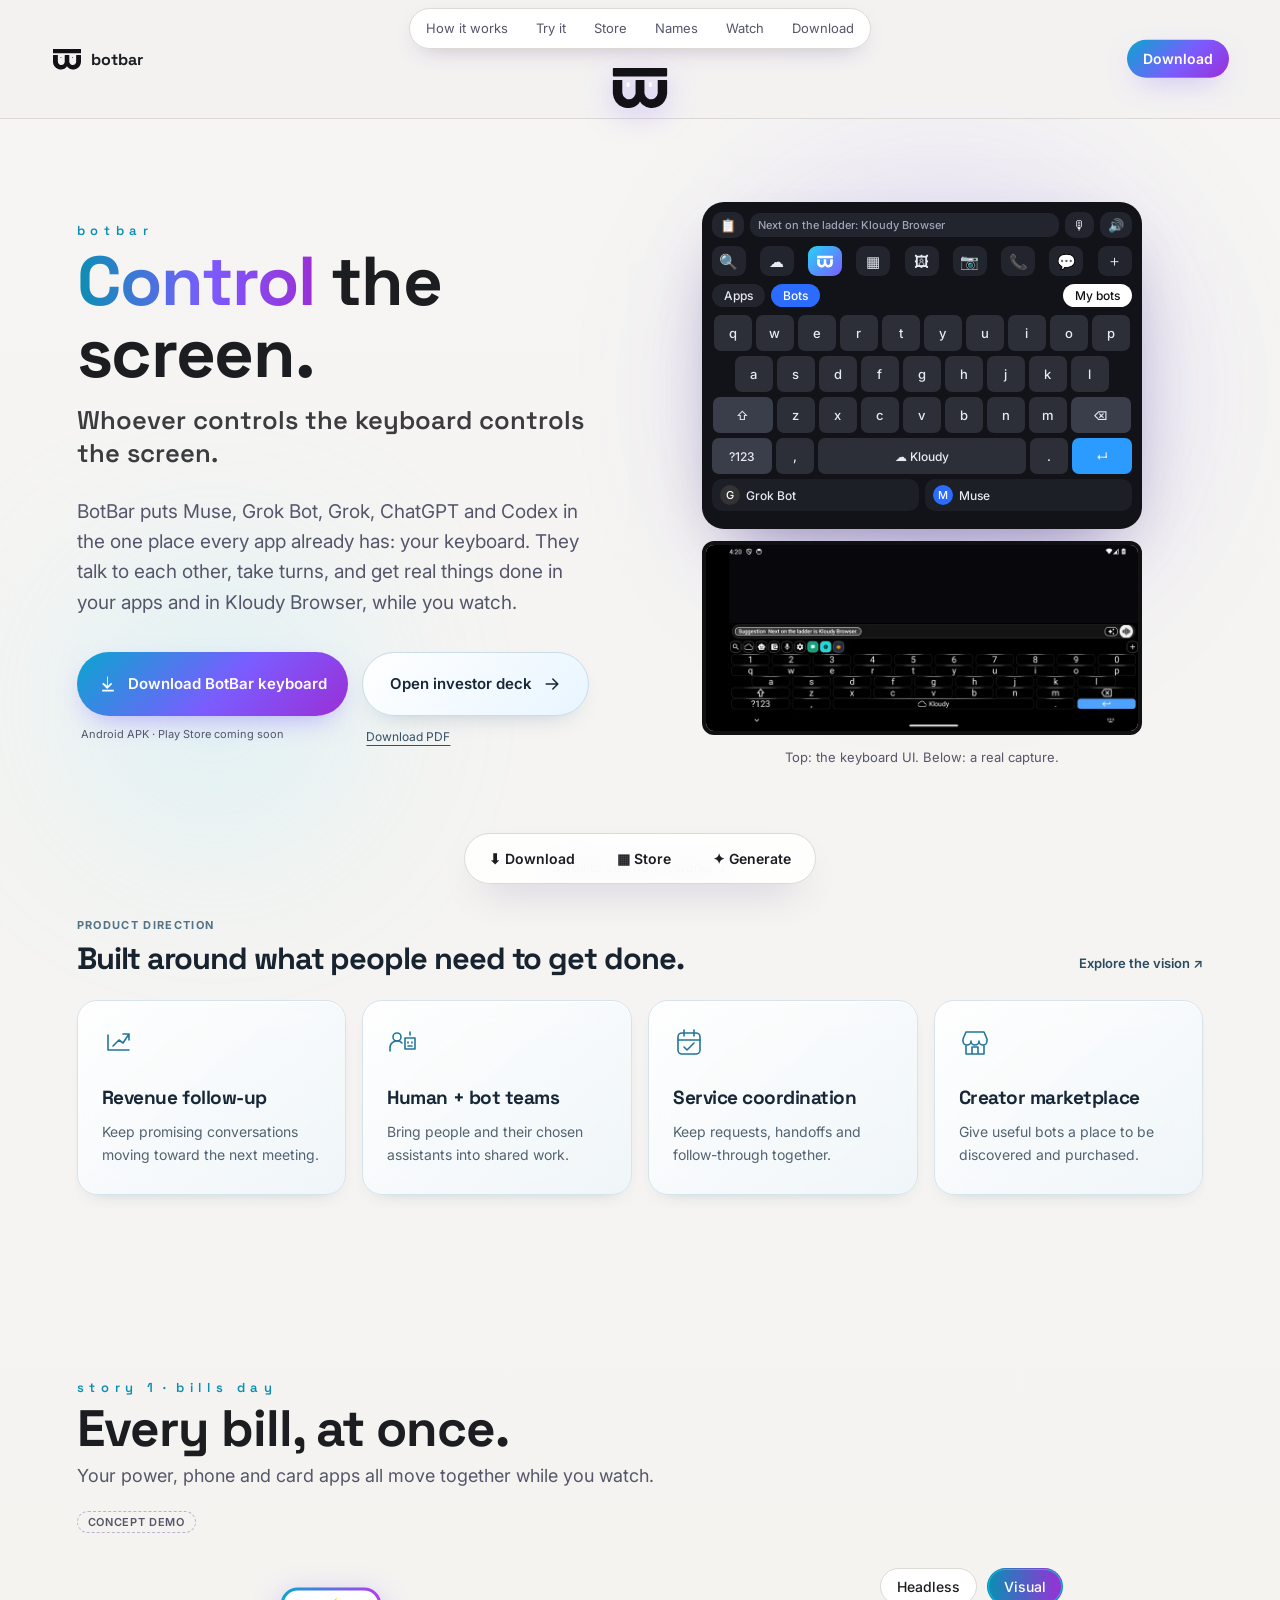
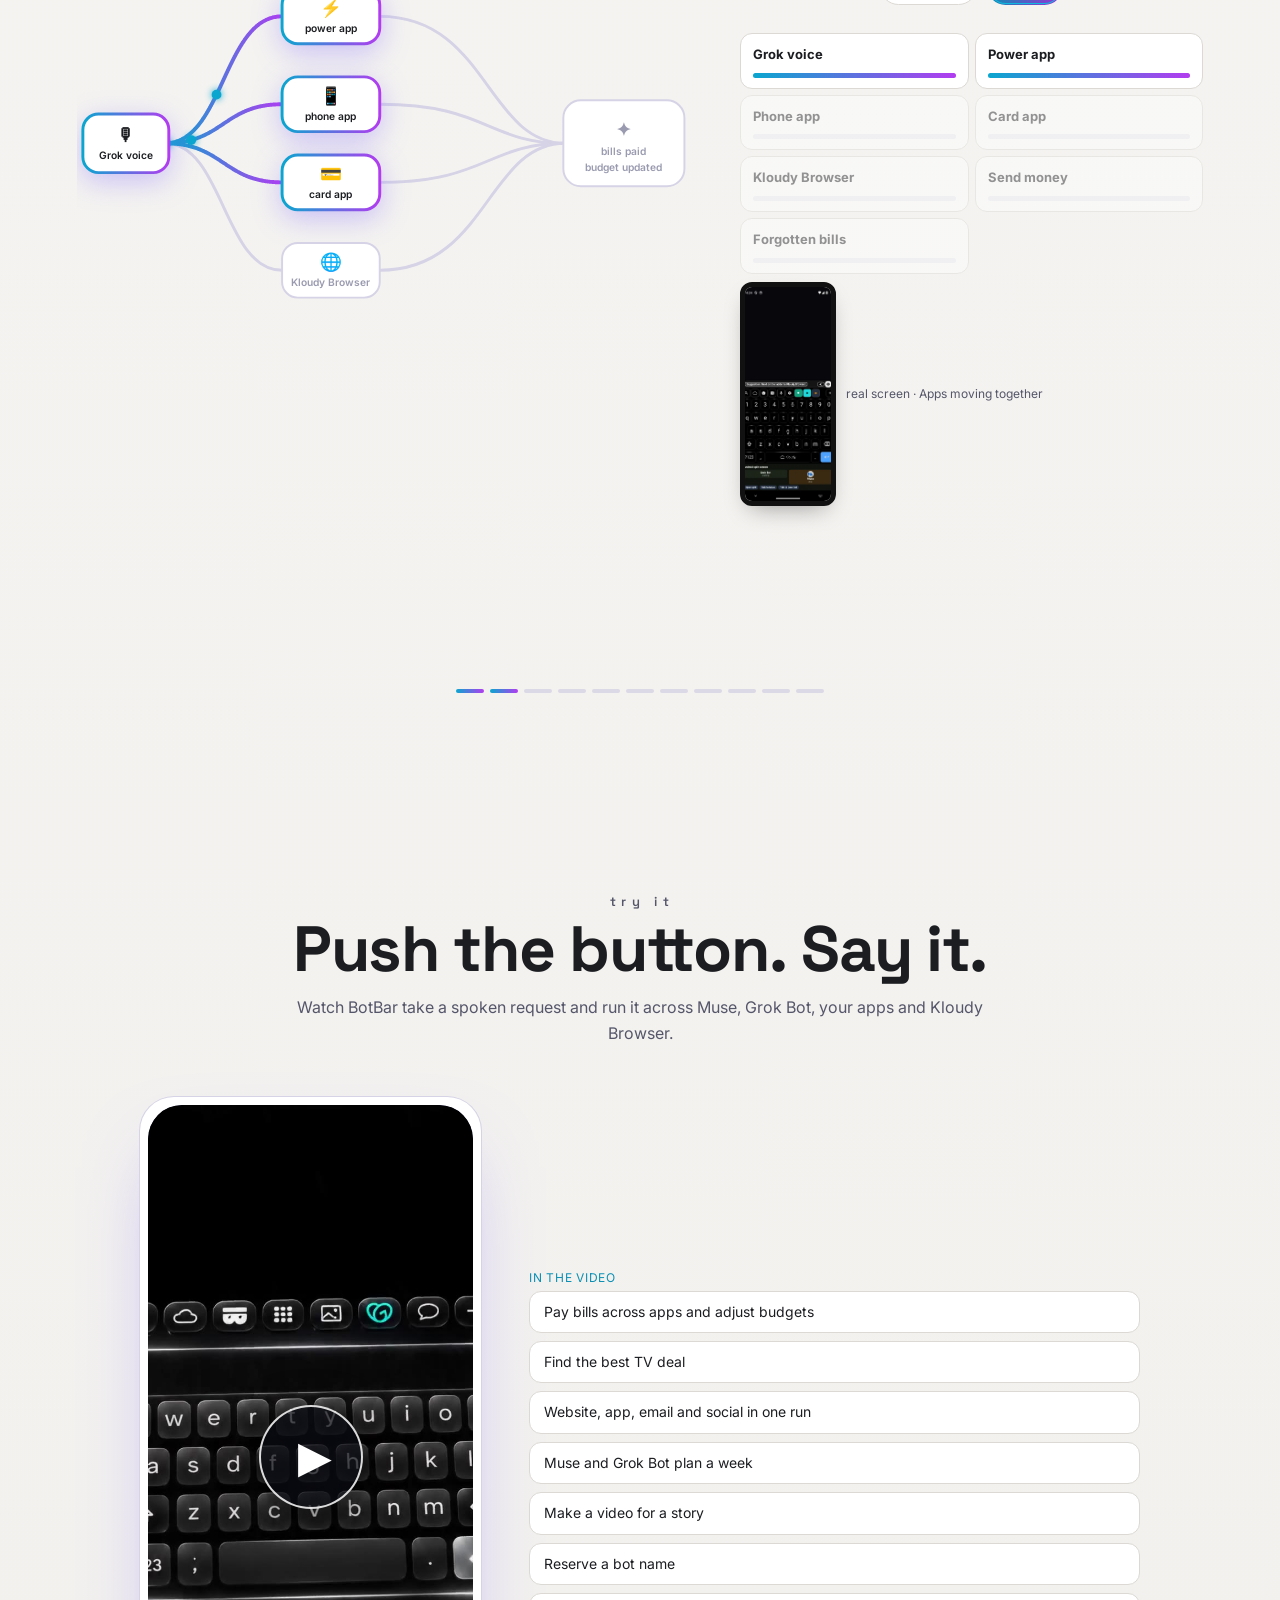
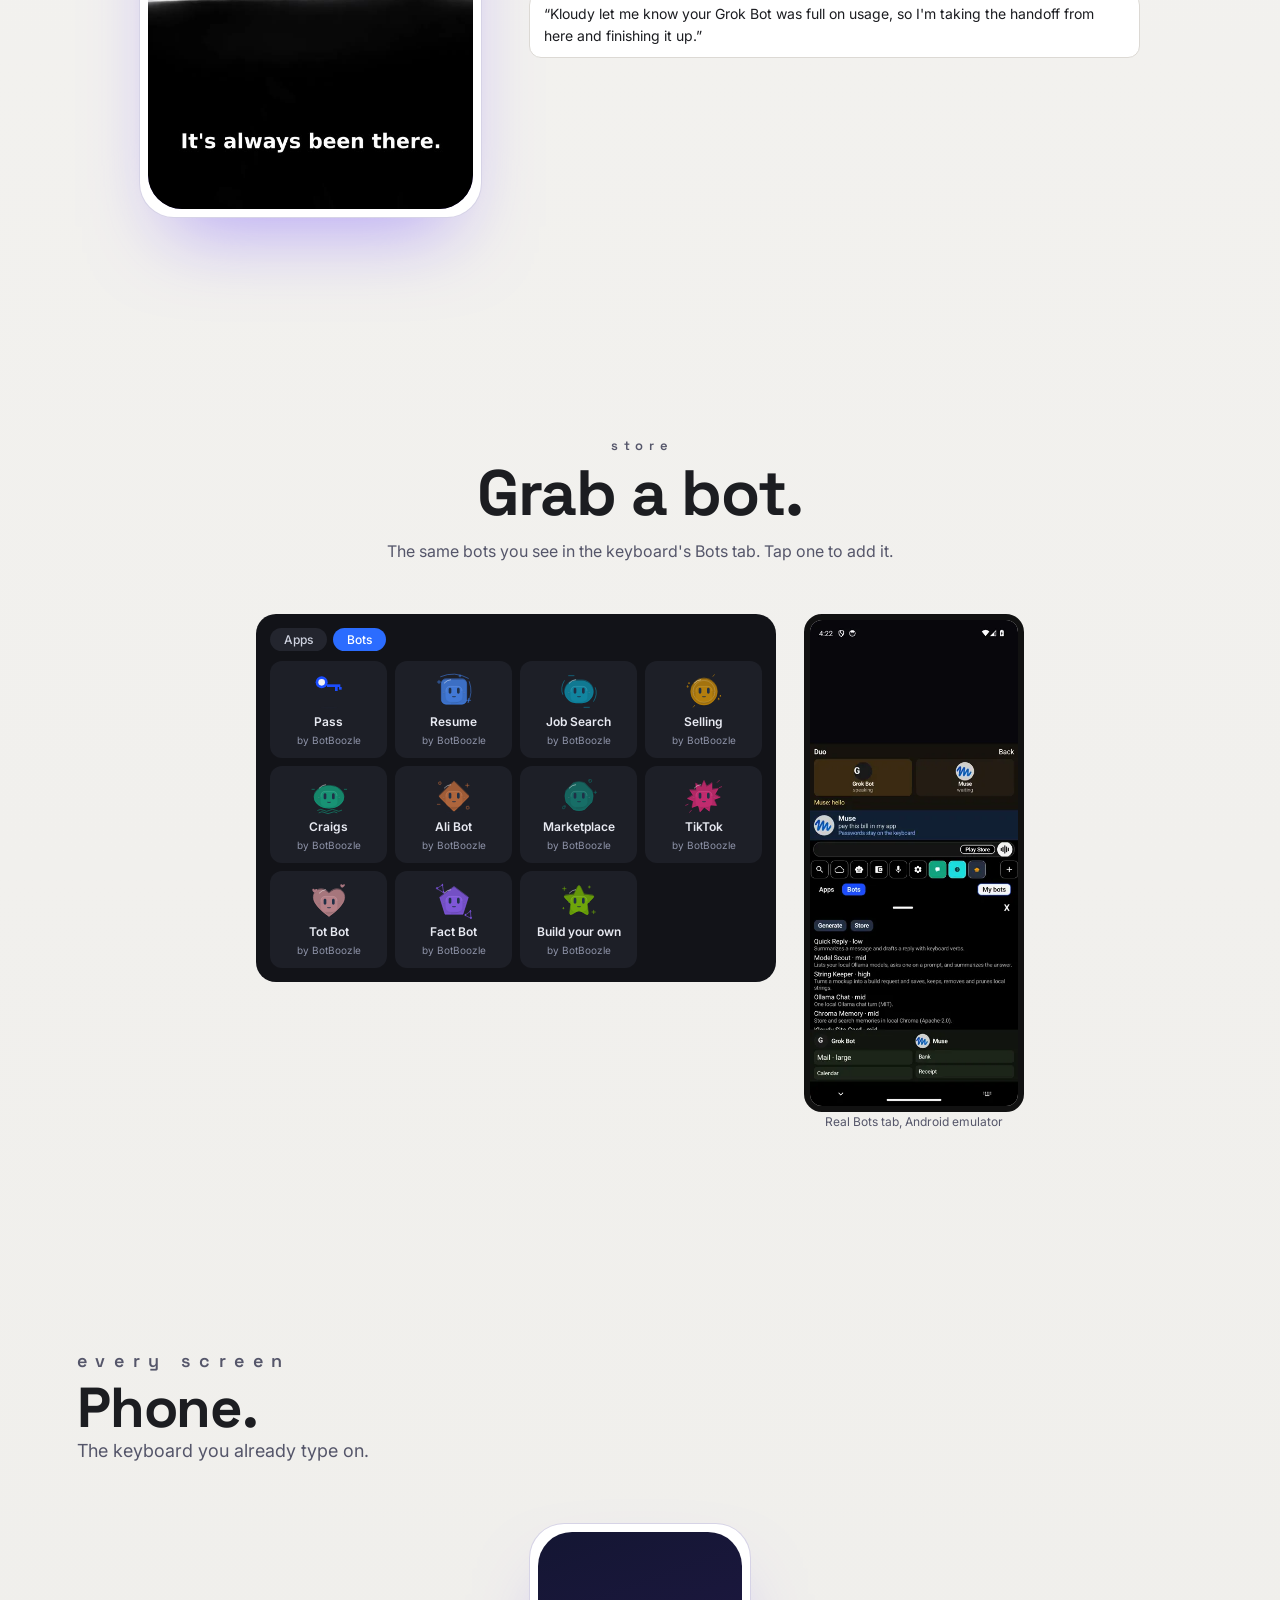
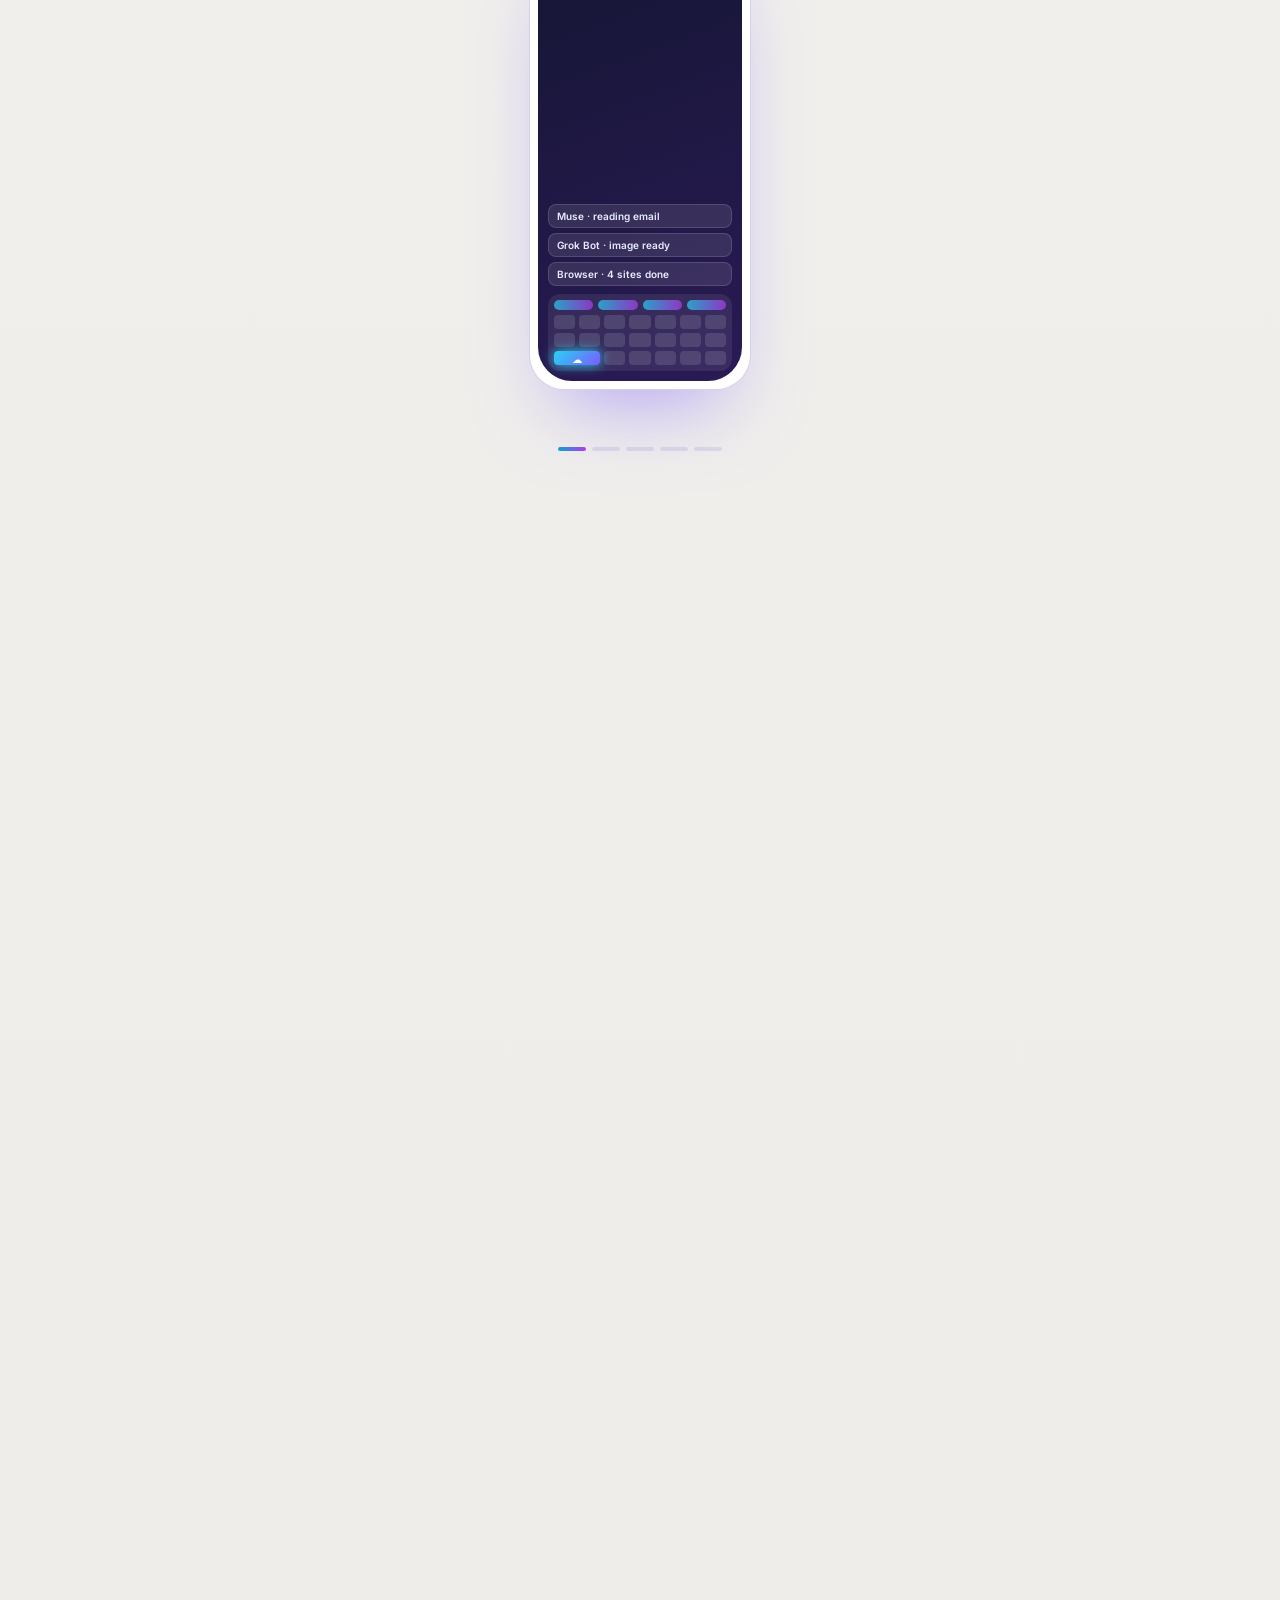
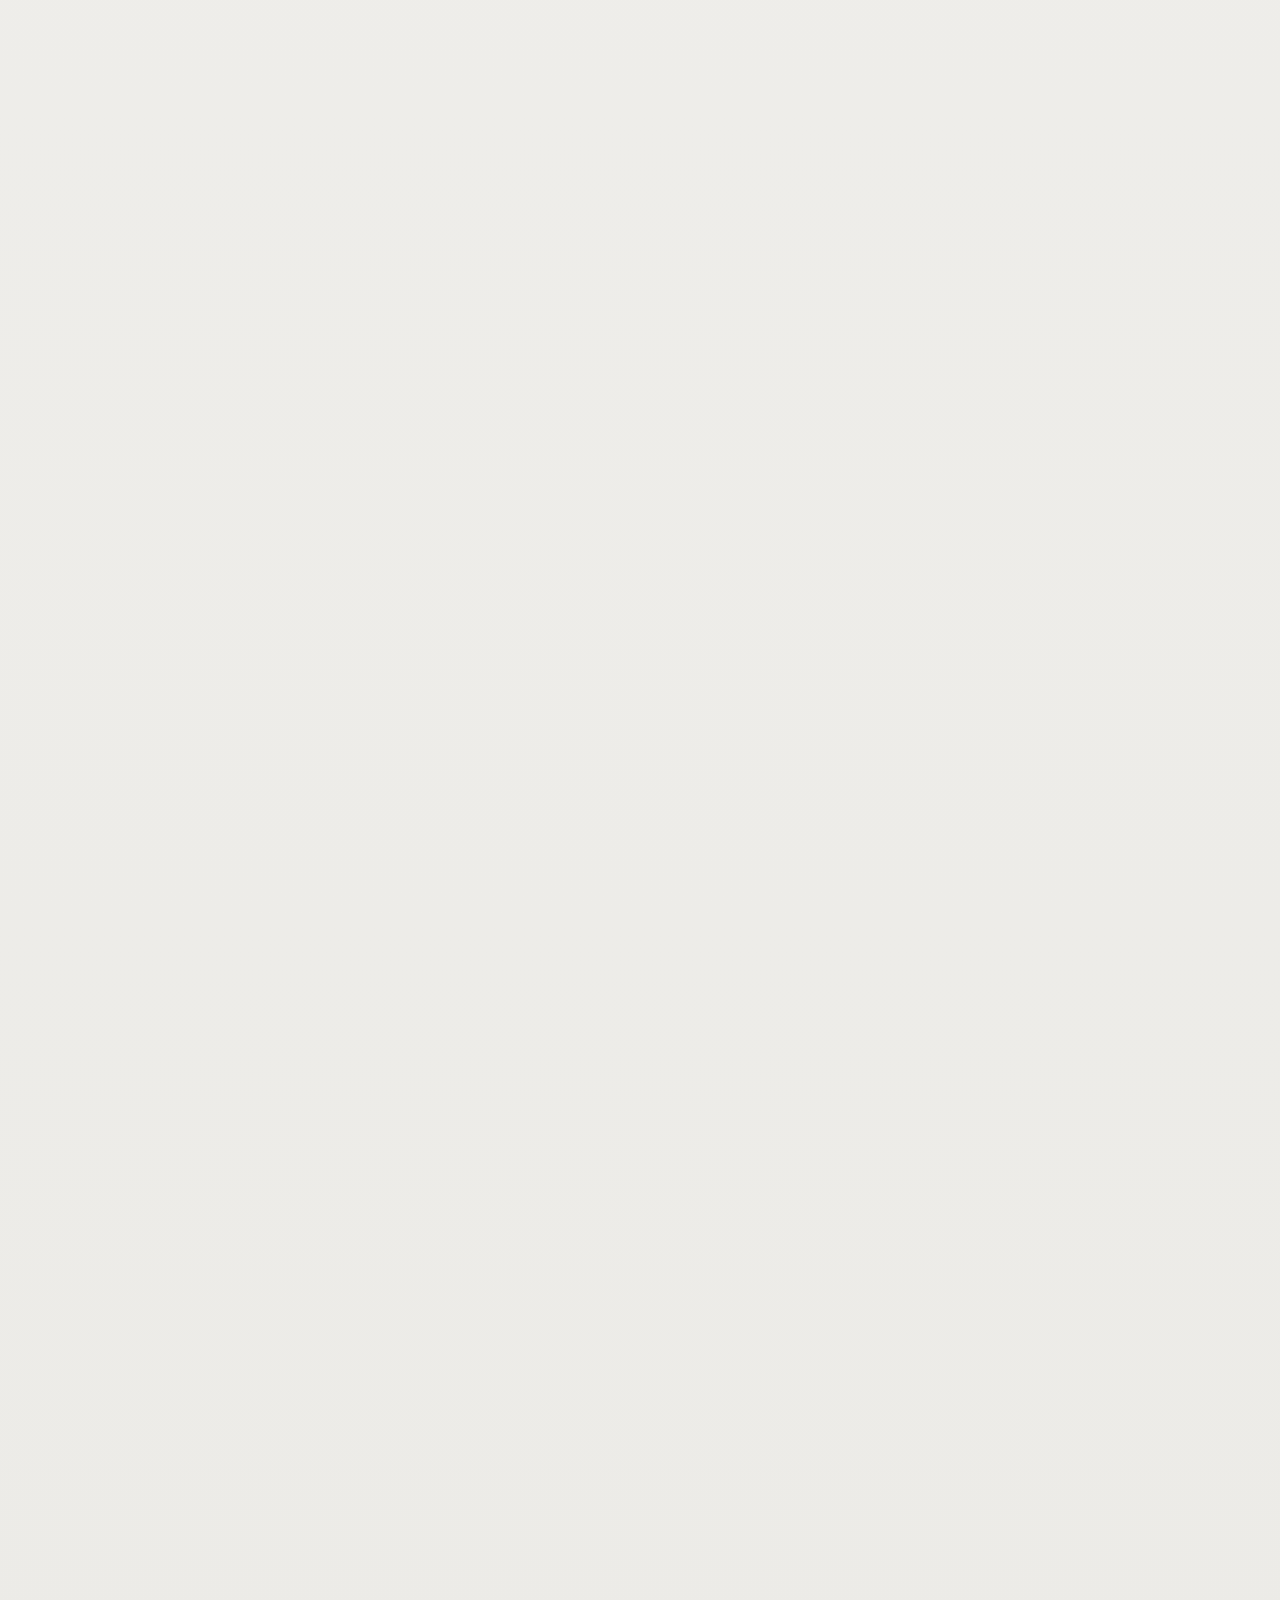
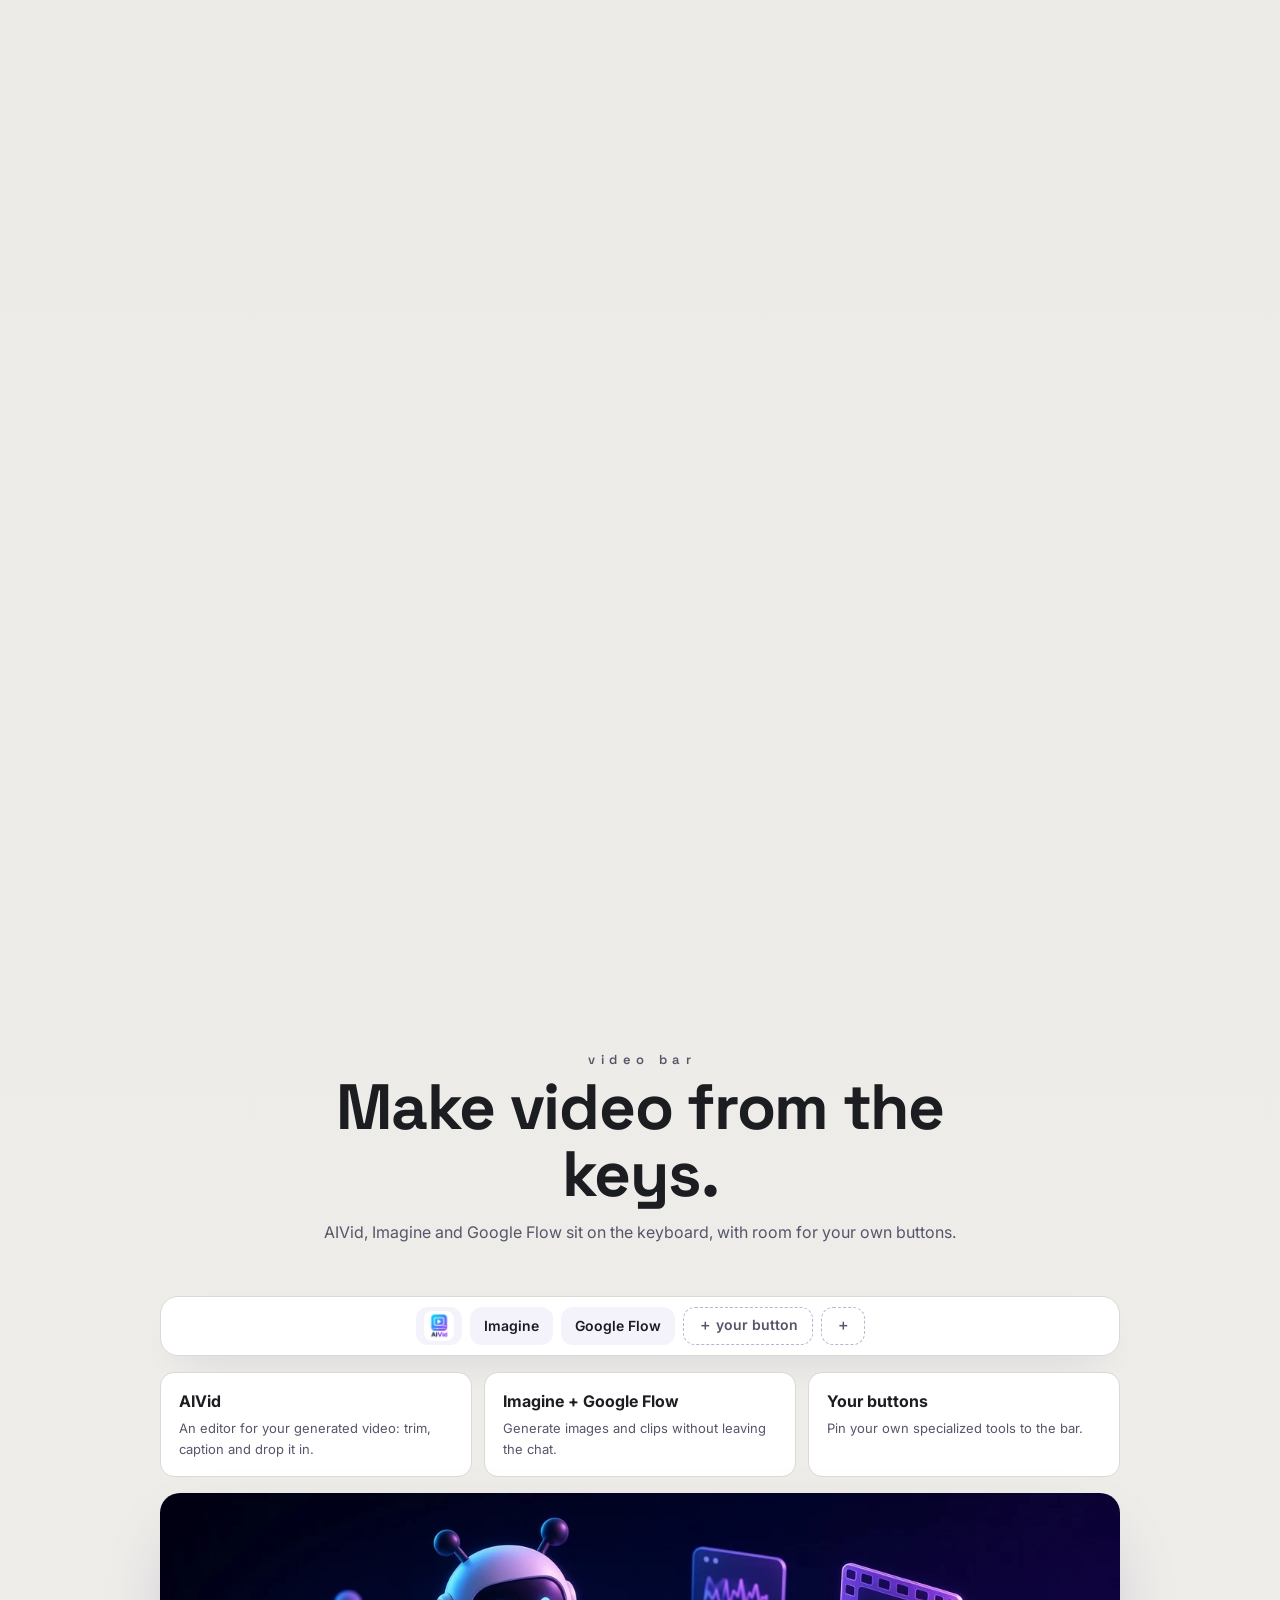
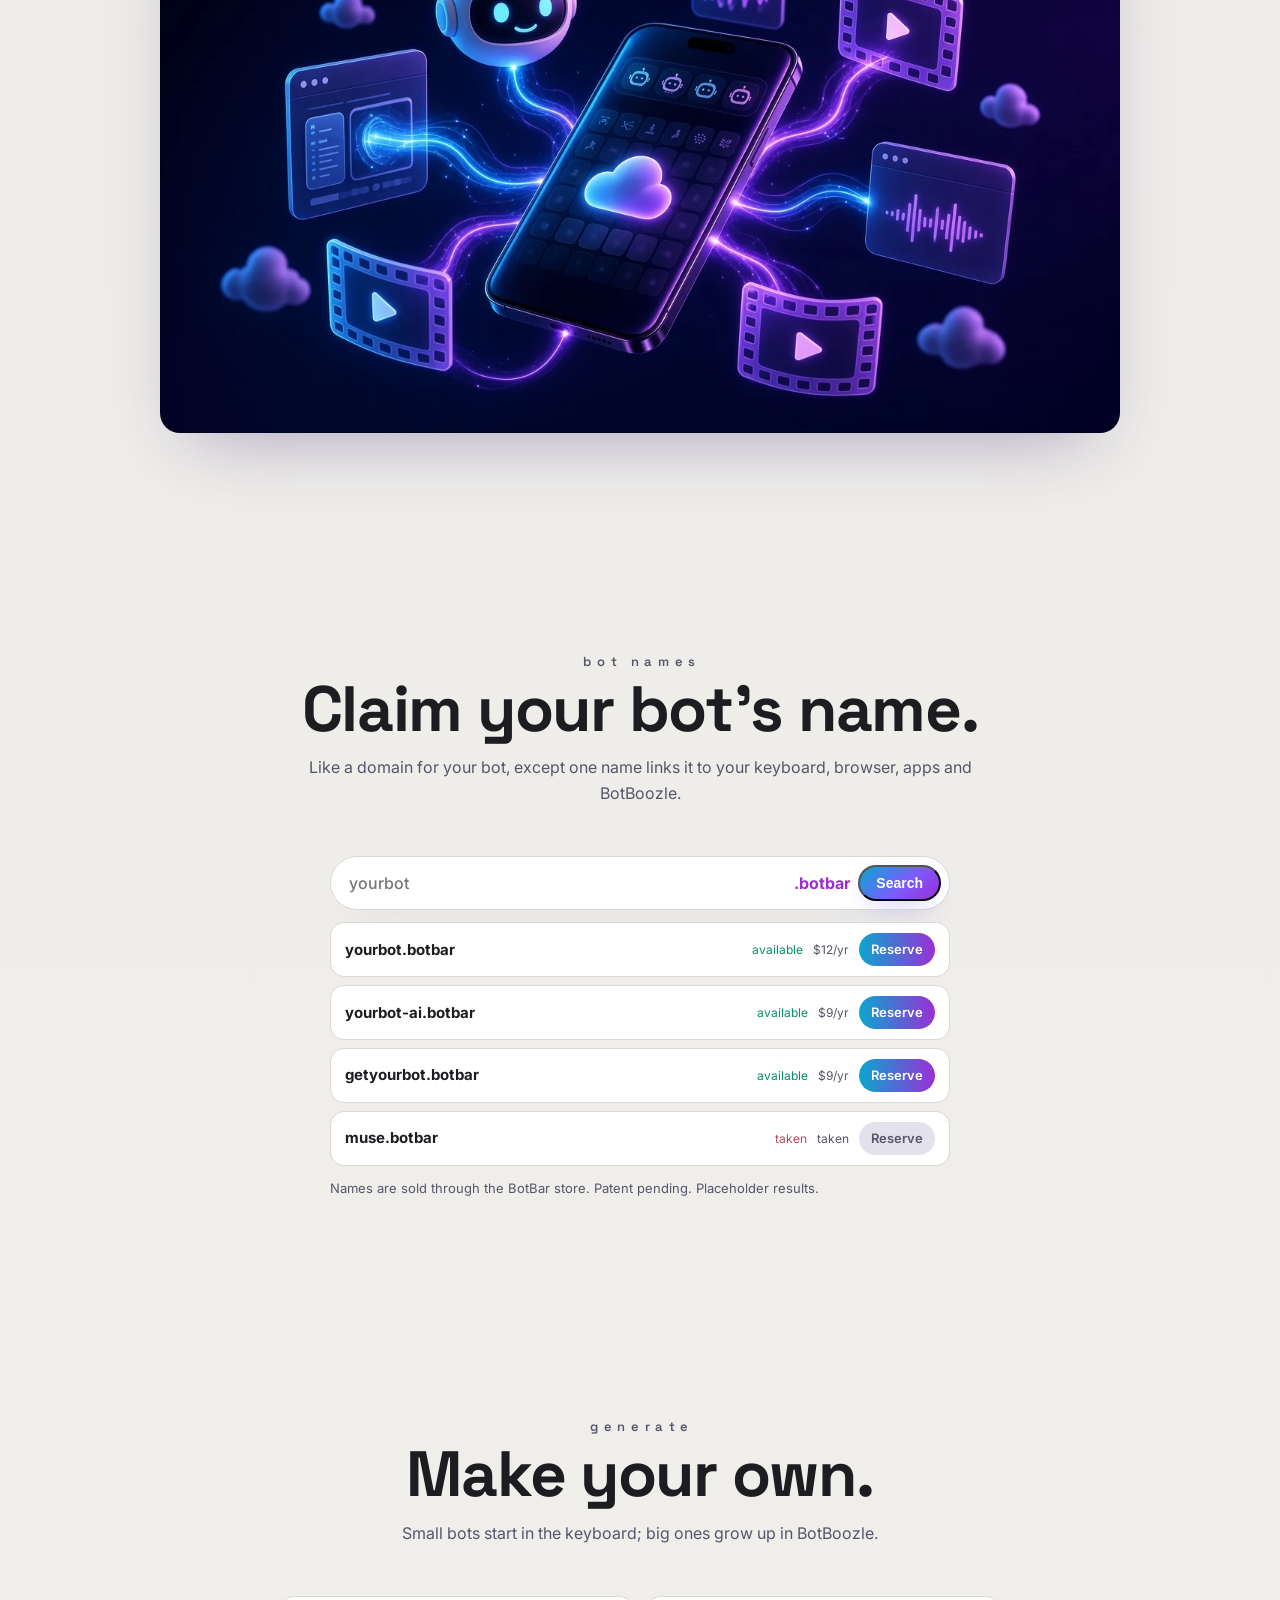
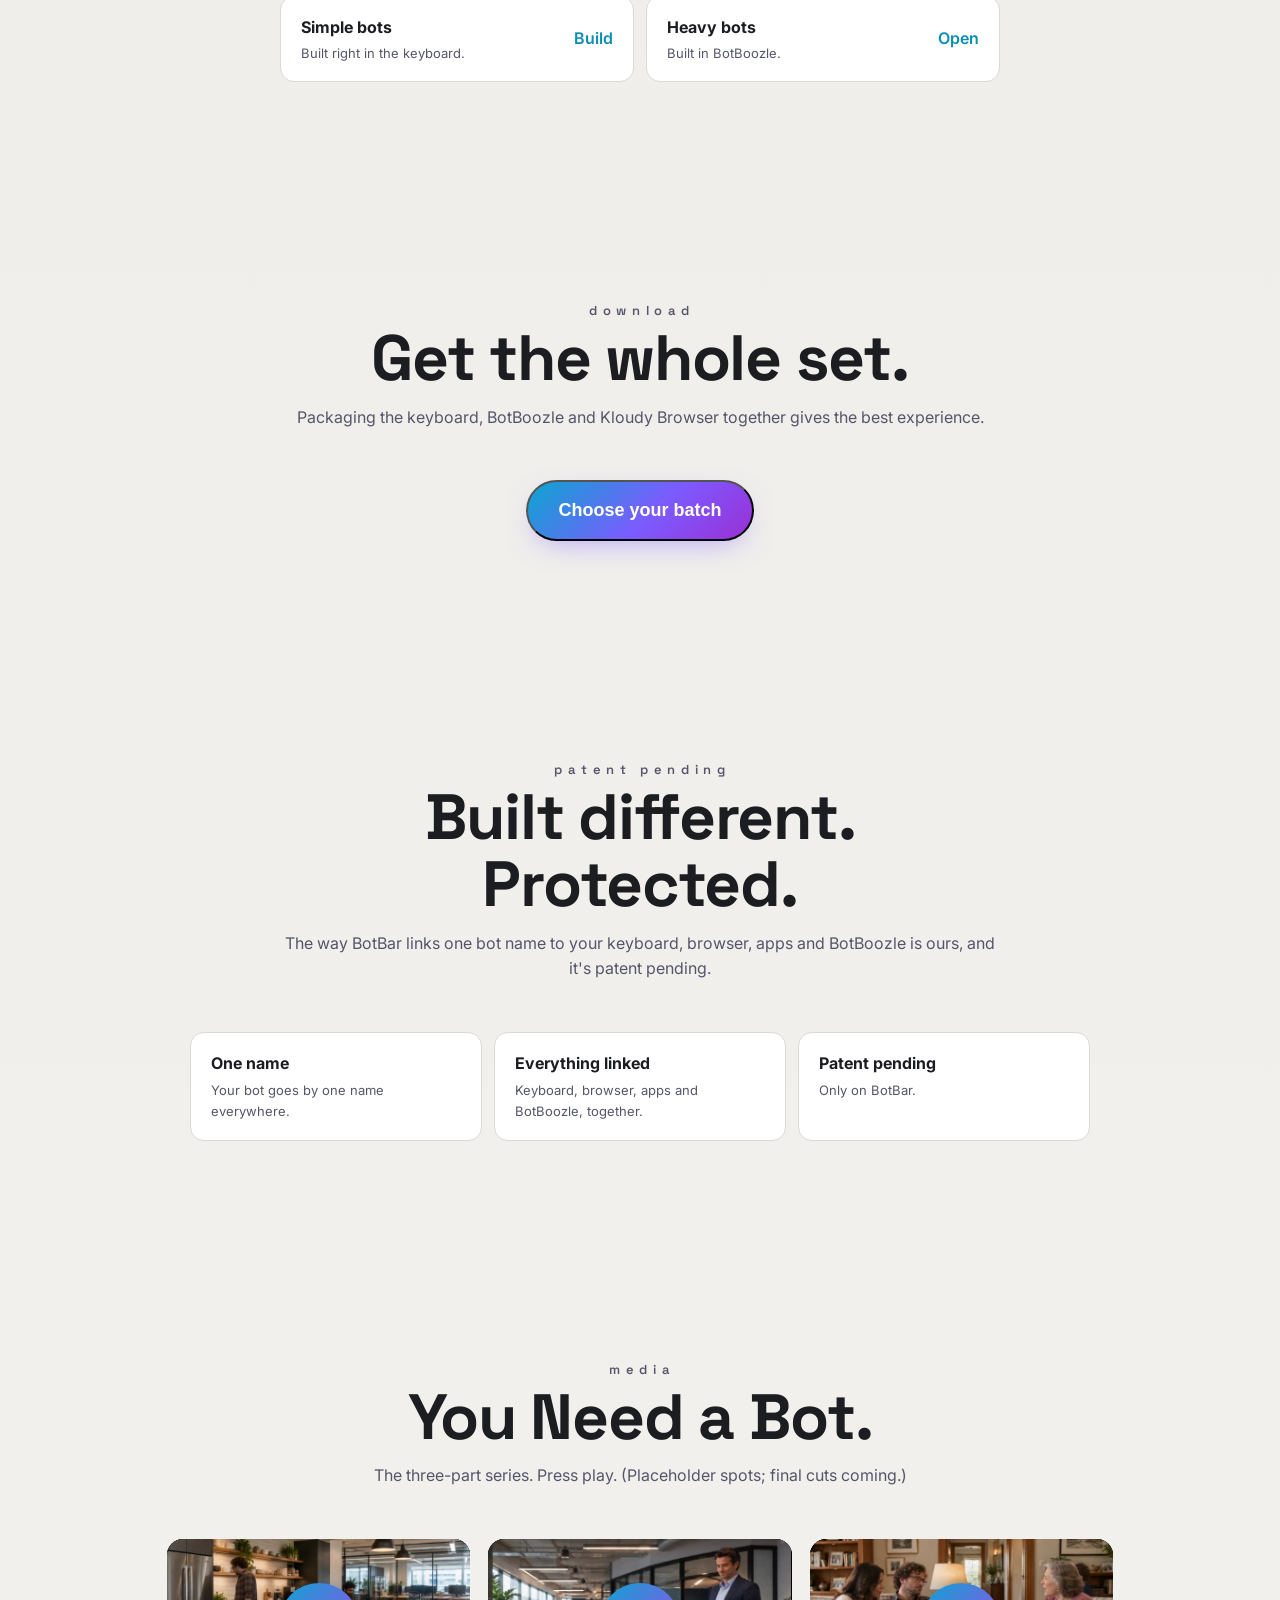
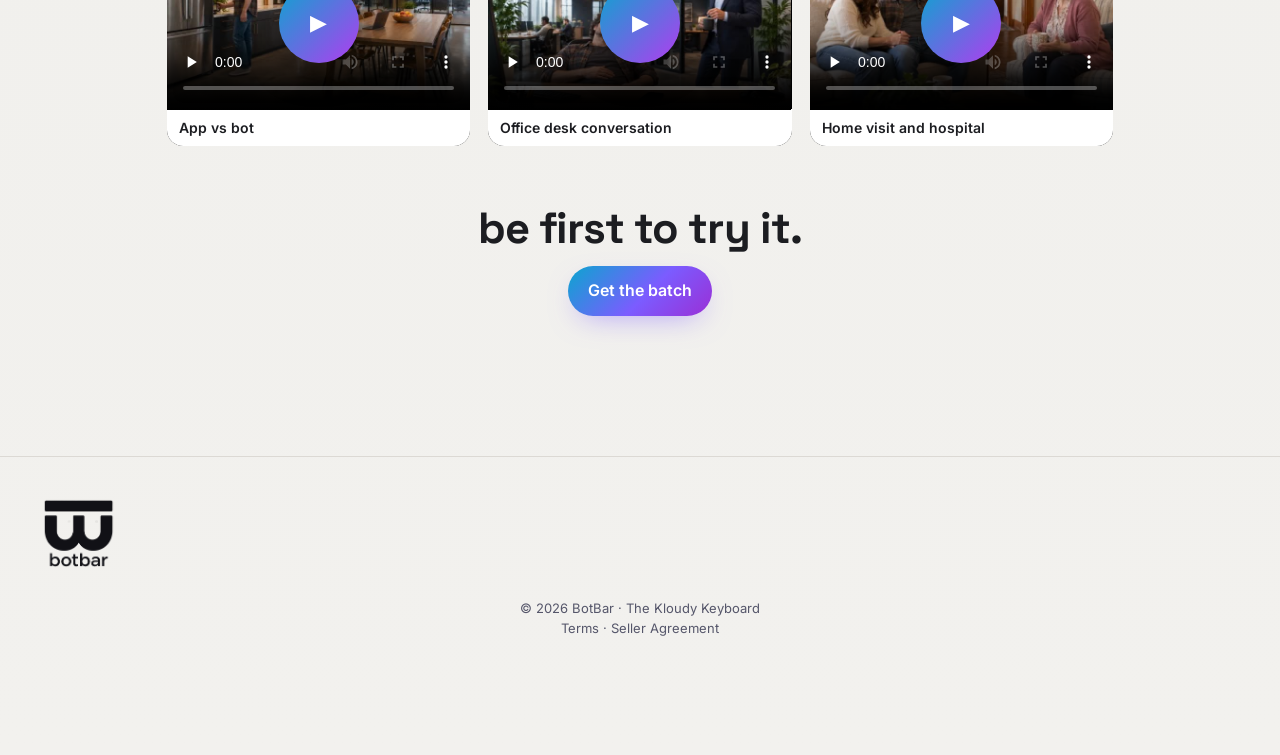
<file: index.html>
<!doctype html>
<html lang="en"><head>
<meta charset="utf-8"><meta name="viewport" content="width=device-width,initial-scale=1">
<title>BotBar — Control the screen.</title>
<meta name="description" content="Control the screen. Whoever controls the keyboard controls the screen. BotBar is the Kloudy Keyboard: an Android AI keyboard that syncs your AIs, apps and browser in one place.">
<meta property="og:image" content="https://botbar.io/assets/brand/og-image.png"><meta property="og:title" content="BotBar — Control the screen."><meta name="twitter:card" content="summary_large_image"><meta name="twitter:image" content="https://botbar.io/assets/brand/og-image.png">
<link rel="preconnect" href="https://fonts.googleapis.com"><link href="https://fonts.googleapis.com/css2?family=Inter:wght@400;500;600;800&family=Space+Grotesk:wght@500;700&display=swap" rel="stylesheet">
<link rel="stylesheet" href="styles.css">
<link rel="stylesheet" href="light.css">
<link rel="stylesheet" href="investor-entry.css?v=1">
<link rel="icon" href="/favicon.ico" sizes="any"><link rel="icon" type="image/png" sizes="32x32" href="assets/brand/icon-32.png"><link rel="icon" type="image/svg+xml" href="assets/brand/botbar-mark.svg?v=11"><link rel="apple-touch-icon" sizes="180x180" href="assets/brand/icon-180.png">
<meta name="theme-color" content="#f3f2f0">
</head><body>
<div class="progress" id="progress"></div>
<header class="nav">
  <a class="brand" href="#top"><img class="logo-mark" src="assets/brand/botbar-mark.svg?v=11" alt="" width="30" height="22"> botbar</a>
  <button class="bbface" id="bbface" aria-label="BotBar bot, tap me"><svg class="bb-svg" viewBox="0 0 322 233" aria-hidden="true"><path class="bb-body" fill="#111116" fill-rule="evenodd" d="M20,80 L20,149 L25,171 L35,190 L50,206 L57,211 L77,220 L93,223 L108,223 L126,219 L135,215 L148,206 L156,198 L160,191 L162,190 L168,199 L177,208 L194,218 L214,223 L229,223 L230,222 L242,221 L262,213 L278,201 L289,187 L298,168 L302,148 L302,80 L299,77 L256,77 L254,78 L253,80 L253,147 L249,159 L239,171 L230,176 L221,178 L211,177 L200,172 L191,163 L186,153 L184,144 L184,79 L182,77 L141,77 L138,79 L138,146 L137,151 L132,162 L124,171 L115,176 L105,178 L96,177 L88,174 L76,163 L72,156 L69,143 L69,79 L67,77 L23,77Z M20,18 L20,56 L23,59 L299,59 L302,56 L302,19 L299,15 L23,15Z"/><g class="bb-eyes"><rect class="bb-pill" x="91" y="88" width="16" height="26" rx="8" fill="#fff"/><rect class="bb-pill" x="207" y="88" width="16" height="26" rx="8" fill="#fff"/></g></svg><span class="bb-say"></span></button>
  <nav><a href="#route">How it works</a><a href="#demo">Try it</a><a href="#store">Store</a><a href="#names">Names</a><a href="#watch">Watch</a><a href="#download">Download</a></nav>
  <a class="btn sm" href="/download/botbar-keyboard.apk" download>Download</a>
</header>

<section class="hero" id="top">
  <div class="glow g1"></div><div class="glow g2"></div>
  <div class="hero-copy reveal">
    <p class="kick">b o t b a r</p>
    <h1><span class="grad">Control</span> the screen.</h1>
    <p class="sub-tag">Whoever controls the keyboard controls the screen.</p>
    <p class="lede">BotBar puts Muse, Grok Bot, Grok, ChatGPT and Codex in the one place every app already has: your keyboard. They talk to each other, take turns, and get real things done in your apps and in Kloudy Browser, while you watch.</p>
    <div class="cta-row bb-entry-actions">
      <div class="bb-entry-action">
        <a class="btn big" href="/download/botbar-keyboard.apk" download><svg viewBox="0 0 24 24" width="20" height="20" aria-hidden="true"><path fill="currentColor" d="M12 3v11.2l3.6-3.6 1.4 1.4-6 6-6-6 1.4-1.4L11 14.2V3h1zM5 19h14v2H5z"/></svg><span>Download BotBar keyboard</span></a>
        <span class="fine">Android APK · Play Store coming soon</span>
      </div>
      <div class="bb-entry-action">
        <a class="btn big bb-investor-cta" href="/investors/"><span>Open investor deck</span><svg viewBox="0 0 24 24" width="20" height="20" fill="none" stroke="currentColor" stroke-width="1.8" stroke-linecap="round" stroke-linejoin="round" aria-hidden="true"><path d="M5 12h14m-6-6 6 6-6 6"/></svg></a>
        <a class="bb-investor-pdf" href="/investors/BotBar-investor-overview-v3.pdf" download>Download PDF</a>
      </div>
    </div>
  </div>
  <div class="hero-kb reveal delay" aria-label="The BotBar keyboard"><div class="hk">
 <div class="hk-top"><span title="clipboard">📋</span><span class="hk-sug">Next on the ladder: Kloudy Browser</span><span title="mic">🎙</span><span title="voice">🔊</span></div>
 <div class="hk-icons"><span>🔍</span><span>☁</span><span class="on"><img src="assets/brand/botbar-mark-white.svg" alt="BotBar" style="width:1.15em;height:auto;vertical-align:middle"></span><span>▦</span><span>🖼</span><span>📷</span><span>📞</span><span>💬</span><span>＋</span></div>
 <div class="hk-tabs"><span>Apps</span><span class="on">Bots</span><span class="hk-my">My bots</span></div>
 <div class="hk-rows"><div><b>q</b><b>w</b><b>e</b><b>r</b><b>t</b><b>y</b><b>u</b><b>i</b><b>o</b><b>p</b></div><div><b>a</b><b>s</b><b>d</b><b>f</b><b>g</b><b>h</b><b>j</b><b>k</b><b>l</b></div><div><b class="w">⇧</b><b>z</b><b>x</b><b>c</b><b>v</b><b>b</b><b>n</b><b>m</b><b class="w">⌫</b></div><div><b class="w">?123</b><b>,</b><b class="sp">☁ Kloudy</b><b>.</b><b class="w go">↵</b></div></div>
 <div class="hk-duo"><span><i class="g">G</i>Grok Bot</span><span><i class="m">M</i>Muse</span></div>
</div><img class="hk-real" src="assets/shots/kb-land.webp" alt="Real BotBar keyboard screenshot (landscape)" loading="lazy"><p class="fine">Top: the keyboard UI. Below: a real capture.</p></div>
  <div class="scroll-cue">Scroll to see how it works <span>↓</span></div>
</section>

<section class="bb-usecases" aria-labelledby="bb-usecases-title">
  <div class="bb-usecases-heading">
    <div><p class="bb-usecases-kicker">Product direction</p><h2 id="bb-usecases-title">Built around what people need to get done.</h2></div>
    <a href="/investors/">Explore the vision <span aria-hidden="true">↗</span></a>
  </div>
  <div class="bb-usecases-scroll" role="region" aria-label="Four BotBar use cases; scroll to explore" tabindex="0">
    <ul class="bb-usecases-list">
      <li class="bb-usecase">
        <svg viewBox="0 0 32 32" fill="none" stroke="currentColor" stroke-width="1.6" stroke-linecap="round" stroke-linejoin="round" aria-hidden="true"><path d="M6 24V9m0 15h21M11 20l6-6 4 3 6-9m-6 0h6v6"/></svg>
        <h3>Revenue follow-up</h3><p>Keep promising conversations moving toward the next meeting.</p>
      </li>
      <li class="bb-usecase">
        <svg viewBox="0 0 32 32" fill="none" stroke="currentColor" stroke-width="1.6" stroke-linecap="round" stroke-linejoin="round" aria-hidden="true"><circle cx="10" cy="11" r="4"/><path d="M3 25v-3a7 7 0 0 1 12-5m8-8V6m-5 6h10v11H18zM21 16v1m4-1v1m-4 3h4"/></svg>
        <h3>Human + bot teams</h3><p>Bring people and their chosen assistants into shared work.</p>
      </li>
      <li class="bb-usecase">
        <svg viewBox="0 0 32 32" fill="none" stroke="currentColor" stroke-width="1.6" stroke-linecap="round" stroke-linejoin="round" aria-hidden="true"><rect x="5" y="7" width="22" height="21" rx="4"/><path d="M11 4v6m10-6v6M5 14h22m-16 7 3 3 7-7"/></svg>
        <h3>Service coordination</h3><p>Keep requests, handoffs and follow-through together.</p>
      </li>
      <li class="bb-usecase">
        <svg viewBox="0 0 32 32" fill="none" stroke="currentColor" stroke-width="1.6" stroke-linecap="round" stroke-linejoin="round" aria-hidden="true"><path d="m4 13 3-7h18l3 7M4 13v2a4 4 0 0 0 8 0 4 4 0 0 0 8 0 4 4 0 0 0 8 0v-2M7 19v9h18v-9m-12 9v-7h6v7"/></svg>
        <h3>Creator marketplace</h3><p>Give useful bots a place to be discovered and purchased.</p>
      </li>
    </ul>
  </div>
</section>

<section class="route" id="route" aria-label="Two stories: one request, every connection">
 <div class="route-stick">
  <div class="route-head"><p class="kick" id="rKick">s t o r y &nbsp; 1 &nbsp;·&nbsp; b i l l s &nbsp; d a y</p><h2 id="rTitle">Bills day.</h2><p class="route-line" id="routeLine"></p><span class="concept-tag">concept demo</span></div>
  <div class="route-body">
   <div class="route-viz">
   <svg class="route-svg" viewBox="0 0 640 400" role="img" aria-label="Route diagram">
    <defs><linearGradient id="rg" x1="0" x2="1"><stop offset="0" stop-color="#0aa6cf"/><stop offset="1" stop-color="#b23cf0"/></linearGradient></defs>
    <g class="links"><path id="L1" d="M90 200 C150 200 150 70 210 70"/><path id="M1" d="M310 70 C420 70 420 200 500 200"/><path id="L2" d="M90 200 C150 200 150 160 210 160"/><path id="M2" d="M310 160 C420 160 420 200 500 200"/><path id="L3" d="M90 200 C150 200 150 240 210 240"/><path id="M3" d="M310 240 C420 240 420 200 500 200"/><path id="L4" d="M90 200 C150 200 150 330 210 330"/><path id="M4" d="M310 330 C420 330 420 200 500 200"/></g><g class="lit"><path class="lp" data-n="1" d="M90 200 C150 200 150 70 210 70"/><path class="lp" data-n="5" data-m="1" d="M310 70 C420 70 420 200 500 200"/><path class="lp" data-n="2" d="M90 200 C150 200 150 160 210 160"/><path class="lp" data-n="5" data-m="2" d="M310 160 C420 160 420 200 500 200"/><path class="lp" data-n="3" d="M90 200 C150 200 150 240 210 240"/><path class="lp" data-n="5" data-m="3" d="M310 240 C420 240 420 200 500 200"/><path class="lp" data-n="4" d="M90 200 C150 200 150 330 210 330"/><path class="lp" data-n="5" data-m="4" d="M310 330 C420 330 420 200 500 200"/></g><g class="pk"><circle r="5" data-n="1"><animateMotion dur="1.5s" begin="0.0s" repeatCount="indefinite"><mpath href="#L1"/></animateMotion></circle><circle r="5" data-n="5"><animateMotion dur="1.4s" begin="0.0s" repeatCount="indefinite"><mpath href="#M1"/></animateMotion></circle><circle r="5" data-n="2"><animateMotion dur="1.5s" begin="0.3s" repeatCount="indefinite"><mpath href="#L2"/></animateMotion></circle><circle r="5" data-n="5"><animateMotion dur="1.4s" begin="0.35s" repeatCount="indefinite"><mpath href="#M2"/></animateMotion></circle><circle r="5" data-n="3"><animateMotion dur="1.5s" begin="0.6s" repeatCount="indefinite"><mpath href="#L3"/></animateMotion></circle><circle r="5" data-n="5"><animateMotion dur="1.4s" begin="0.7s" repeatCount="indefinite"><mpath href="#M3"/></animateMotion></circle><circle r="5" data-n="4"><animateMotion dur="1.5s" begin="0.8999999999999999s" repeatCount="indefinite"><mpath href="#L4"/></animateMotion></circle><circle r="5" data-n="5"><animateMotion dur="1.4s" begin="1.0499999999999998s" repeatCount="indefinite"><mpath href="#M4"/></animateMotion></circle></g>
    <g class="nodes"><g class="nd" data-n="0" transform="translate(50 200)"><rect x="-44" y="-30" width="88" height="60" rx="16"/><text y="-2" class="ic"></text><text class="s" y="16"></text></g><g class="nd" data-n="1" transform="translate(260 70)"><rect x="-50" y="-28" width="100" height="56" rx="16"/><text y="-2" class="ic"></text><text class="s" y="16"></text></g><g class="nd" data-n="2" transform="translate(260 160)"><rect x="-50" y="-28" width="100" height="56" rx="16"/><text y="-2" class="ic"></text><text class="s" y="16"></text></g><g class="nd" data-n="3" transform="translate(260 240)"><rect x="-50" y="-28" width="100" height="56" rx="16"/><text y="-2" class="ic"></text><text class="s" y="16"></text></g><g class="nd" data-n="4" transform="translate(260 330)"><rect x="-50" y="-28" width="100" height="56" rx="16"/><text y="-2" class="ic"></text><text class="s" y="16"></text></g>
     <g class="nd res" data-n="5" transform="translate(560 200)"><rect x="-62" y="-44" width="124" height="88" rx="18"/><text y="-8">✦</text><text class="s" y="12" id="resL1"></text><text class="s" y="28" id="resL2"></text></g></g>
   </svg>
   <div class="bubble" id="rBubble"><b>Muse</b><span></span></div>
   </div>
   <div class="route-side">
    <div class="pair" id="rmode"><button class="chip active" data-m="headless">Headless</button><button class="chip" data-m="visual">Visual</button></div>
    <div class="rv headless on" id="rvHeadless"></div>
    <div class="rv visual" id="rvVisual"></div>
    <figure class="rshot" id="rShot"><img id="rShotImg" src="assets/shots/voice-listen.webp" alt="Real keyboard screen for this step"><figcaption id="rShotCap">real screen</figcaption></figure>
    <div class="result-card" id="resultCard"><p class="plab">produced result</p><h4 id="resTitle"></h4><ul id="resList"></ul><span class="inj" id="resInj"></span></div>
   </div>
  </div>
  <div class="route-steps" id="routeSteps"></div>
 </div>
</section>
<section class="sec-demo" id="demo"><div class="sec-head reveal"><p class="kick">t r y &nbsp; i t</p><h2>Push the button. Say it.</h2><p>Watch BotBar take a spoken request and run it across Muse, Grok Bot, your apps and Kloudy Browser.</p></div>
 <div class="demo reveal">
  <div class="d-phone demo-phone" id="demoPhone"><div class="scr vph"><video id="video-botbar-main" data-present-id="video-botbar-main" loop playsinline preload="metadata" poster="assets/video/botbar-main.jpg" src="assets/video/botbar-main.mp4"></video><button class="vbigplay" id="vphPlay" aria-label="Play with sound">▶</button><button class="vsound" id="vphSound" aria-label="Mute" hidden>🔊</button></div></div>
  <div class="dm-side"><p class="plab">In the video</p><ul class="dm-caps"><li>Pay bills across apps and adjust budgets</li><li>Find the best TV deal</li><li>Website, app, email and social in one run</li><li>Muse and Grok Bot plan a week</li><li>Make a video for a story</li><li>Reserve a bot name</li><li>“Kloudy let me know your Grok Bot was full on usage, so I'm taking the handoff from here and finishing it up.”</li></ul><p class="fine" id="dmNote"></p></div>
 </div></section>
<section class="sec-store" id="store"><div class="sec-head reveal"><p class="kick">s t o r e</p><h2>Grab a bot.</h2><p>The same bots you see in the keyboard's Bots tab. Tap one to add it.</p></div>
 <div class="kstore reveal"><div class="kdark"><div class="ktabs"><span>Apps</span><span class="on">Bots</span></div><div class="kgrid"><a class="kt" href="#placeholder-bot-pass"><img src="assets/bots/premade_pass.svg" alt=""><b>Pass</b><span>by BotBoozle</span></a><a class="kt" href="#placeholder-bot-resume"><img src="assets/bots/premade_resume.svg" alt=""><b>Resume</b><span>by BotBoozle</span></a><a class="kt" href="#placeholder-bot-job_search"><img src="assets/bots/premade_job_search.svg" alt=""><b>Job Search</b><span>by BotBoozle</span></a><a class="kt" href="#placeholder-bot-selling"><img src="assets/bots/premade_selling.svg" alt=""><b>Selling</b><span>by BotBoozle</span></a><a class="kt" href="#placeholder-bot-craigs"><img src="assets/bots/premade_craigs.svg" alt=""><b>Craigs</b><span>by BotBoozle</span></a><a class="kt" href="#placeholder-bot-ali"><img src="assets/bots/premade_ali.svg" alt=""><b>Ali Bot</b><span>by BotBoozle</span></a><a class="kt" href="#placeholder-bot-marketplace"><img src="assets/bots/premade_marketplace.svg" alt=""><b>Marketplace</b><span>by BotBoozle</span></a><a class="kt" href="#placeholder-bot-tiktok"><img src="assets/bots/premade_tiktok.svg" alt=""><b>TikTok</b><span>by BotBoozle</span></a><a class="kt" href="#placeholder-bot-tot"><img src="assets/bots/premade_tot.svg" alt=""><b>Tot Bot</b><span>by BotBoozle</span></a><a class="kt" href="#placeholder-bot-fact"><img src="assets/bots/premade_fact.svg" alt=""><b>Fact Bot</b><span>by BotBoozle</span></a><a class="kt" href="#placeholder-bot-build"><img src="assets/bots/premade_build.svg" alt=""><b>Build your own</b><span>by BotBoozle</span></a></div></div><figure class="shotf"><img src="assets/shots/bots-store.webp" alt="Bots tab in the BotBar keyboard on Android" loading="lazy"><figcaption>Real Bots tab, Android emulator</figcaption></figure></div></section>
<section class="devices" id="devices"><div class="dv-stick">
 <div class="dv-head"><p class="kick">e v e r y &nbsp; s c r e e n</p><h2 id="dvTitle">Phone.</h2><p id="dvLine">The keyboard you already type on.</p></div>
 <div class="dv-track" id="dvTrack">
  <div class="dv"><div class="d-phone"><div class="scr"><div class="mc"><span>Muse · reading email</span><span>Grok Bot · image ready</span><span>Browser · 4 sites done</span></div><div class="mk"><div class="mk-bar"><i></i><i></i><i></i><i></i></div><div class="mk-keys"><b></b><b></b><b></b><b></b><b></b><b></b><b></b><b></b><b></b><b></b><b></b><b></b><b></b><b></b><b class="cl">☁</b><b></b><b></b><b></b><b></b><b></b></div></div></div></div></div>
  <div class="dv"><div class="d-glasses"><div class="lens l"><div class="hud"><span>Muse · “3 new emails”</span><span>☁ say it</span></div></div><div class="bridge"></div><div class="lens r"><div class="hud"><span>Grok Bot · route ready</span></div></div></div></div>
  <div class="dv"><div class="d-watch"><div class="band t"></div><div class="face"><div class="w-cards"><span>☁</span><span>Muse ✓</span><span>Grok Bot …</span></div></div><div class="band b"></div></div></div>
  <div class="dv"><div class="d-laptop"><div class="lid"><div class="scr wide"><div class="tiles4"><span>Muse</span><span>Grok Bot</span><span>App</span><span>Browser</span></div><div class="mk"><div class="mk-bar"><i></i><i></i><i></i><i></i></div><div class="mk-keys"><b></b><b></b><b></b><b></b><b></b><b></b><b></b><b></b><b></b><b></b><b></b><b></b><b></b><b></b><b class="cl">☁</b><b></b><b></b><b></b><b></b><b></b></div></div></div></div><div class="base"></div></div></div>
  <div class="dv"><div class="d-tablet"><div class="scr"><div class="mc"><span>Muse · reading email</span><span>Grok Bot · image ready</span><span>Browser · 4 sites done</span></div><div class="mk"><div class="mk-bar"><i></i><i></i><i></i><i></i></div><div class="mk-keys"><b></b><b></b><b></b><b></b><b></b><b></b><b></b><b></b><b></b><b></b><b></b><b></b><b></b><b></b><b class="cl">☁</b><b></b><b></b><b></b><b></b><b></b></div></div></div></div></div>
 </div>
 <div class="dv-dots" id="dvDots"></div>
</div></section>

<section class="sec-vbar" id="video-bar"><div class="sec-head reveal"><p class="kick">v i d e o &nbsp; b a r</p><h2>Make video from the keys.</h2><p>AIVid, Imagine and Google Flow sit on the keyboard, with room for your own buttons.</p></div>
 <div class="vbar-wrap reveal">
  <div class="vbar"><span class="vb aivid"><img src="assets/img/aivid-logo.webp" alt="AIVid"></span><span class="vb">Imagine</span><span class="vb">Google Flow</span><span class="vb mine">＋ your button</span><span class="vb mine">＋</span></div>
  <div class="vcards"><div class="sc"><b>AIVid</b><span>An editor for your generated video: trim, caption and drop it in.</span></div><div class="sc"><b>Imagine + Google Flow</b><span>Generate images and clips without leaving the chat.</span></div><div class="sc"><b>Your buttons</b><span>Pin your own specialized tools to the bar.</span></div></div>
  <img class="vbar-art" src="assets/img/tandem-media.webp" alt="Grok Bot generating images and video for an app and the browser" loading="lazy">
 </div></section>

<section class="sec-names" id="names"><div class="sec-head reveal"><p class="kick">b o t &nbsp; n a m e s</p><h2>Claim your bot's name.</h2><p>Like a domain for your bot, except one name links it to your keyboard, browser, apps and BotBoozle.</p></div>
 <div class="names reveal">
  <form class="nsearch" id="nsearch" onsubmit="return false"><input id="nq" placeholder="yourbot" aria-label="Search bot names" autocomplete="off"><span class="tld">.botbar</span><button class="btn sm" id="ngo">Search</button></form>
  <div class="nres" id="nres"></div>
  <p class="fine">Names are sold through the BotBar store. Patent pending. Placeholder results.</p>
 </div></section>

<section class="sec-gen" id="generate"><div class="sec-head reveal"><p class="kick">g e n e r a t e</p><h2>Make your own.</h2><p>Small bots start in the keyboard; big ones grow up in BotBoozle.</p></div>
 <div class="gen2 reveal"><div class="sc"><b>Simple bots</b><span>Built right in the keyboard.</span><a href="#placeholder-build-in-keyboard">Build</a></div><div class="sc"><b>Heavy bots</b><span>Built in BotBoozle.</span><a href="#placeholder-botboozle-builder">Open</a></div></div></section>

<section class="sec-dl" id="download"><div class="sec-head reveal"><p class="kick">d o w n l o a d</p><h2>Get the whole set.</h2><p>Packaging the keyboard, BotBoozle and Kloudy Browser together gives the best experience.</p></div>
 <div class="reveal" style="text-align:center"><button class="btn big" id="openDl">Choose your batch</button></div></section>




















<section class="sec-patent" id="patent"><div class="sec-head reveal"><p class="kick">p a t e n t &nbsp; p e n d i n g</p><h2>Built different. Protected.</h2><p>The way BotBar links one bot name to your keyboard, browser, apps and BotBoozle is ours, and it's patent pending.</p></div>
 <div class="pat reveal"><div class="sc"><b>One name</b><span>Your bot goes by one name everywhere.</span></div><div class="sc"><b>Everything linked</b><span>Keyboard, browser, apps and BotBoozle, together.</span></div><div class="sc"><b>Patent pending</b><span>Only on BotBar.</span></div></div></section>



<section class="watch" id="watch">
  <div class="sec-head reveal"><p class="kick">m e d i a</p><h2>You Need a Bot.</h2><p>The three-part series. Press play. (Placeholder spots; final cuts coming.)</p></div>
  <div class="vrow3 reveal"><figure class="yv"><video controls preload="none" playsinline data-present-id="video-app-vs-bot" poster="assets/video/app-vs-bot.jpg" src="assets/video/app-vs-bot.mp4"></video><button class="yplay" aria-label="Play App vs bot">▶</button><figcaption>App vs bot</figcaption></figure><figure class="yv"><video controls preload="none" playsinline data-present-id="video-office-desk" poster="assets/video/office-desk.jpg" src="assets/video/office-desk.mp4"></video><button class="yplay" aria-label="Play Office desk conversation">▶</button><figcaption>Office desk conversation</figcaption></figure><figure class="yv"><video controls preload="none" playsinline data-present-id="video-home-visit" poster="assets/video/home-visit.jpg" src="assets/video/home-visit.mp4"></video><button class="yplay" aria-label="Play Home visit and hospital">▶</button><figcaption>Home visit and hospital</figcaption></figure></div>
<div class="close-cta"><h3>be first to try it.</h3><a class="btn" href="#download">Get the batch</a></div></section>

<footer><img class="logo-full" src="assets/brand/botbar-logo.png" alt="botbar" width="96" height="89"><br>© 2026 BotBar · The Kloudy Keyboard<br><a href="legal/terms.html">Terms</a> · <a href="legal/seller-agreement.html">Seller Agreement</a></footer>

<div class="abar" id="abar"><button data-p="pDl">⬇ Download</button><button data-p="pStore">▦ Store</button><button data-p="pGen">✦ Generate</button></div>
<div class="panel" id="pDl" role="dialog" aria-label="Download"><button class="px" aria-label="Close">×</button><h3>Download batch</h3><p class="pnote">Packaging these together gives the best experience. Uncheck anything you don't need.</p>
  <p class="plab">BotBar keyboard · pick devices</p>
  <label><input type="checkbox" checked data-href="/download/botbar-keyboard.apk"> Android phone</label>
  <label><input type="checkbox" checked data-href="#placeholder-fold"> Fold / tablet</label>
  <label><input type="checkbox" checked data-href="#placeholder-iphone"> iPhone <em>coming soon</em></label>
  <label><input type="checkbox" checked data-href="#placeholder-desktop"> Desktop</label>
  <p class="plab">Companions</p>
  <label><input type="checkbox" checked data-href="#placeholder-botboozle"> BotBoozle</label>
  <label><input type="checkbox" checked data-href="#placeholder-kloudy-browser"> Kloudy Browser</label>
  <a class="btn" id="dlBatch" href="#placeholder-batch">Download batch (<span id="dlN">6</span>)</a><p class="fine">Placeholder links for now.</p></div>
<div class="panel" id="pStore" role="dialog" aria-label="Store"><button class="px" aria-label="Close">×</button><h3>Bot store</h3><p class="pnote">Placeholder bots from the keyboard's Bots tab. More coming soon.</p>
  <div class="kdark"><div class="ktabs"><span>Apps</span><span class="on">Bots</span></div><div class="kgrid"><a class="kt" href="#placeholder-bot-pass"><img src="assets/bots/premade_pass.svg" alt=""><b>Pass</b><span>by BotBoozle</span></a><a class="kt" href="#placeholder-bot-resume"><img src="assets/bots/premade_resume.svg" alt=""><b>Resume</b><span>by BotBoozle</span></a><a class="kt" href="#placeholder-bot-job_search"><img src="assets/bots/premade_job_search.svg" alt=""><b>Job Search</b><span>by BotBoozle</span></a><a class="kt" href="#placeholder-bot-selling"><img src="assets/bots/premade_selling.svg" alt=""><b>Selling</b><span>by BotBoozle</span></a><a class="kt" href="#placeholder-bot-craigs"><img src="assets/bots/premade_craigs.svg" alt=""><b>Craigs</b><span>by BotBoozle</span></a><a class="kt" href="#placeholder-bot-ali"><img src="assets/bots/premade_ali.svg" alt=""><b>Ali Bot</b><span>by BotBoozle</span></a><a class="kt" href="#placeholder-bot-marketplace"><img src="assets/bots/premade_marketplace.svg" alt=""><b>Marketplace</b><span>by BotBoozle</span></a><a class="kt" href="#placeholder-bot-tiktok"><img src="assets/bots/premade_tiktok.svg" alt=""><b>TikTok</b><span>by BotBoozle</span></a><a class="kt" href="#placeholder-bot-tot"><img src="assets/bots/premade_tot.svg" alt=""><b>Tot Bot</b><span>by BotBoozle</span></a><a class="kt" href="#placeholder-bot-fact"><img src="assets/bots/premade_fact.svg" alt=""><b>Fact Bot</b><span>by BotBoozle</span></a><a class="kt" href="#placeholder-bot-build"><img src="assets/bots/premade_build.svg" alt=""><b>Build your own</b><span>by BotBoozle</span></a></div></div></div>
<div class="panel" id="pGen" role="dialog" aria-label="Generate"><button class="px" aria-label="Close">×</button><h3>Make a bot</h3>
  <div class="grow"><p><b>Simple bots</b> are built right in the keyboard.</p><a class="btn sm" href="#placeholder-build-in-keyboard">Build in keyboard</a></div>
  <div class="grow"><p><b>Heavy bots</b> are built in BotBoozle.</p><a class="btn sm" href="#placeholder-botboozle-builder">Open BotBoozle</a></div></div>
<div class="lightbox" id="lb"><img id="lbImg" alt=""><p id="lbCap"></p><button id="lbX" aria-label="Close">×</button></div>
<script src="app.js"></script>
<script src="kast/video-listener.js" data-kast-site="botbar" data-kast-endpoint="https://kloudy.bot" defer></script>
</body></html>
</file>
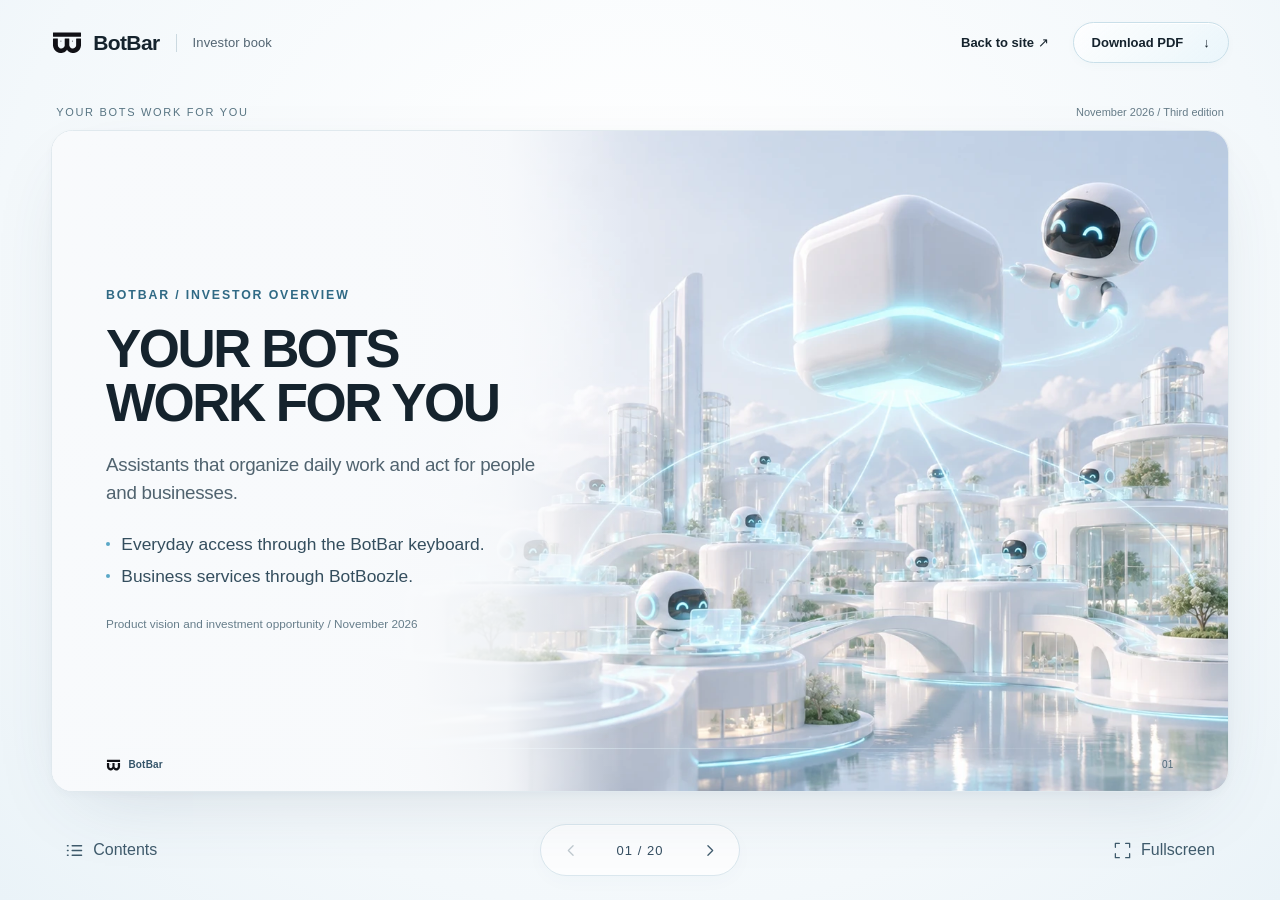
<file: investors/index.html>
<!doctype html>
<html lang="en">
<head>
  <meta charset="utf-8">
  <meta name="viewport" content="width=device-width, initial-scale=1">
  <meta name="theme-color" content="#f5f9fc">
  <meta name="description" content="BotBar and BotBoozle: assistants organizing work for people and businesses.">
  <title>BotBar — Investor book</title>
  <link rel="stylesheet" href="./reader.css?v=3">
  <script src="./reader.js?v=3" defer></script>
</head>
<body class="bb-reader">
  <a class="bb-skip" href="#book">Skip to the book</a>
  <div class="bb-reader-shell" id="reader-shell">
    <header class="bb-topbar bb-reader-chrome">
      <a class="bb-brand" href="/" aria-label="BotBar home">
        <img src="../assets/botbar-mark.svg" alt="" width="32" height="32">
        <span>BotBar<span class="bb-brand-divider" aria-hidden="true"></span><span class="bb-edition">Investor book</span></span>
      </a>
      <nav class="bb-top-actions" aria-label="Book options">
        <a class="bb-text-link bb-back" href="/">Back to site <span aria-hidden="true">↗</span></a>
        <a class="bb-download" id="pdf-link" hidden download>Download PDF <span aria-hidden="true">↓</span></a>
      </nav>
    </header>

    <main class="bb-book" id="book" tabindex="-1" aria-label="Investor book">
      <div class="bb-book-heading bb-reader-chrome">
        <span class="bb-book-label" id="book-label">People. Bots. Possibilities.</span>
        <span class="bb-version" id="book-version"></span>
      </div>
      <div class="bb-stage-wrap">
        <div class="bb-deck-stage" id="deck-stage" aria-label="Book pages">
          <div class="bb-loading" id="book-message" role="status">
            <span class="bb-loading-orb" aria-hidden="true"></span>
            <p id="message-text">Opening the book…</p>
            <button class="bb-button" id="retry-button" type="button" hidden>Try again</button>
          </div>
        </div>
      </div>
      <section class="bb-mobile-copy" id="mobile-copy" aria-label="Page text" hidden></section>
      <noscript><p class="bb-noscript">Enable JavaScript to read the investor book, or <a href="/">return to BotBar</a>.</p></noscript>
    </main>

    <footer class="bb-controls bb-reader-chrome" aria-label="Page navigation">
      <div class="bb-controls-side">
        <button class="bb-button bb-contents-button" id="contents-button" type="button" aria-haspopup="dialog" disabled>
          <svg viewBox="0 0 24 24" aria-hidden="true"><path d="M9 6h12M9 12h12M9 18h12M3 6h1M3 12h1M3 18h1"/></svg><span>Contents</span>
        </button>
      </div>
      <div class="bb-page-navigation">
        <button class="bb-icon-button" id="previous-button" type="button" aria-label="Previous page" disabled><svg viewBox="0 0 24 24" aria-hidden="true"><path d="m14 6-6 6 6 6"/></svg></button>
        <span class="bb-page-counter" id="page-counter" aria-hidden="true">— / —</span>
        <button class="bb-icon-button" id="next-button" type="button" aria-label="Next page" disabled><svg viewBox="0 0 24 24" aria-hidden="true"><path d="m10 6 6 6-6 6"/></svg></button>
      </div>
      <div class="bb-controls-side bb-controls-end">
        <button class="bb-button" id="fullscreen-button" type="button" aria-label="Enter fullscreen" aria-pressed="false"><svg viewBox="0 0 24 24" aria-hidden="true"><path d="M8 3H3v5m13-5h5v5M3 16v5h5m13-5v5h-5"/></svg><span class="bb-fullscreen-label">Fullscreen</span></button>
      </div>
    </footer>
    <p class="bb-sr-only" id="page-announcement" aria-live="polite" aria-atomic="true"></p>
    <p class="bb-sr-only" id="action-announcement" role="status"></p>
  </div>

  <dialog class="bb-contents" id="contents-dialog" aria-labelledby="contents-title">
    <div class="bb-contents-heading"><div><p class="bb-eyebrow">The investor book</p><h2 id="contents-title">Find your page.</h2></div><button class="bb-icon-button" id="close-contents" type="button" aria-label="Close contents"><svg viewBox="0 0 24 24" aria-hidden="true"><path d="m6 6 12 12M18 6 6 18"/></svg></button></div>
    <ol class="bb-contents-list" id="contents-list"></ol>
  </dialog>
</body>
</html>
</file>
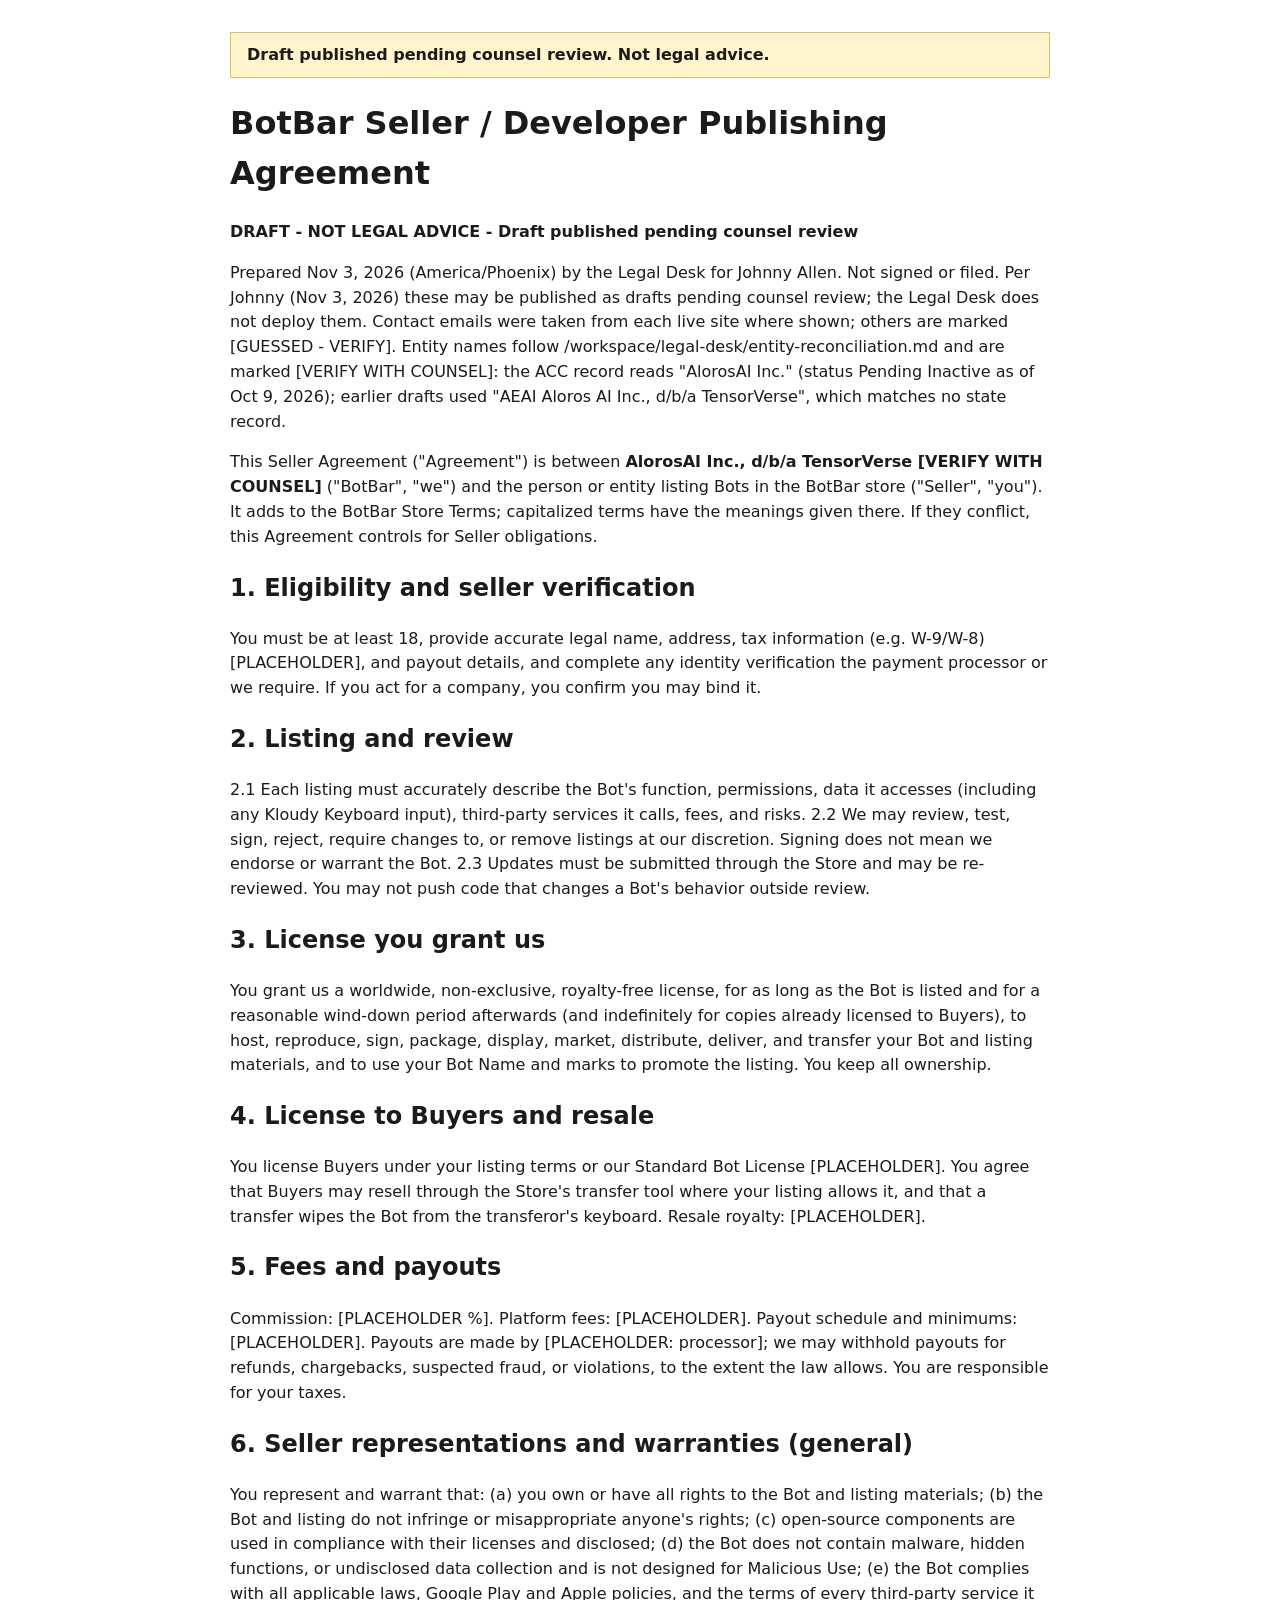
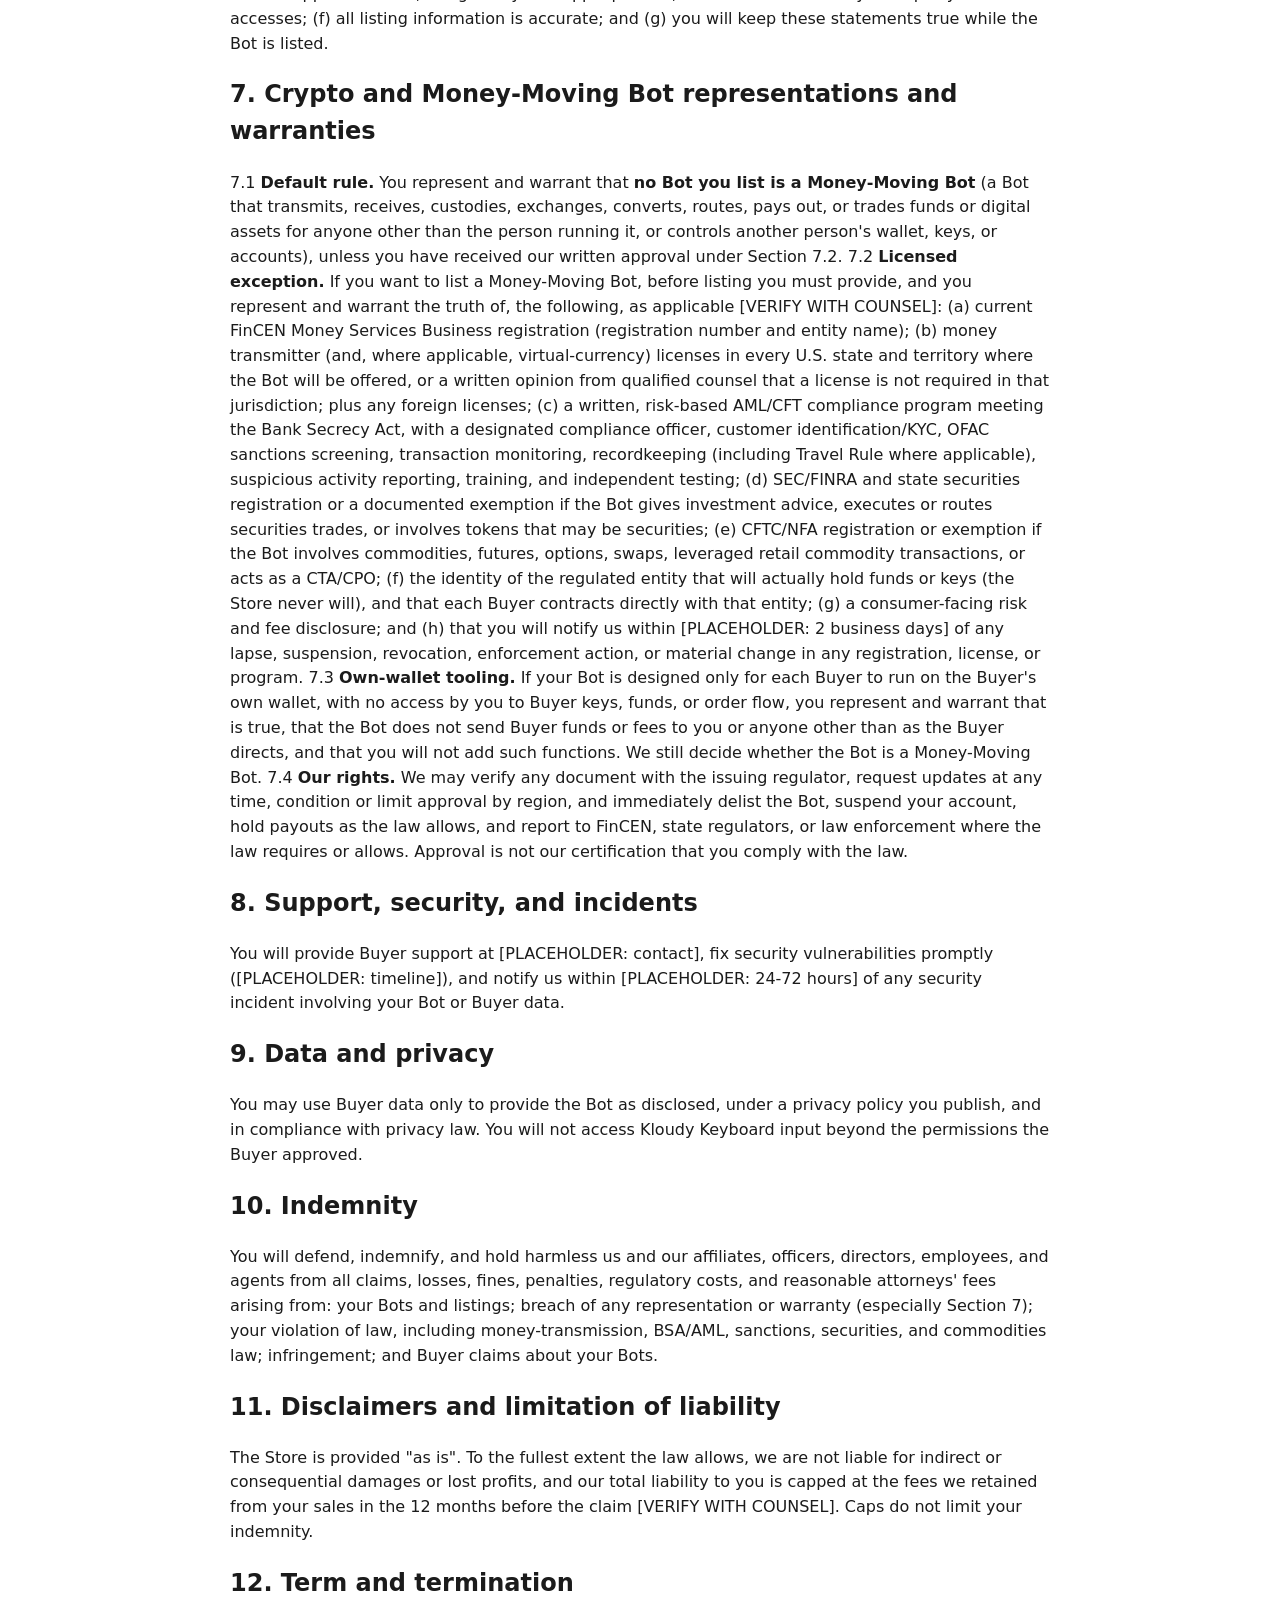
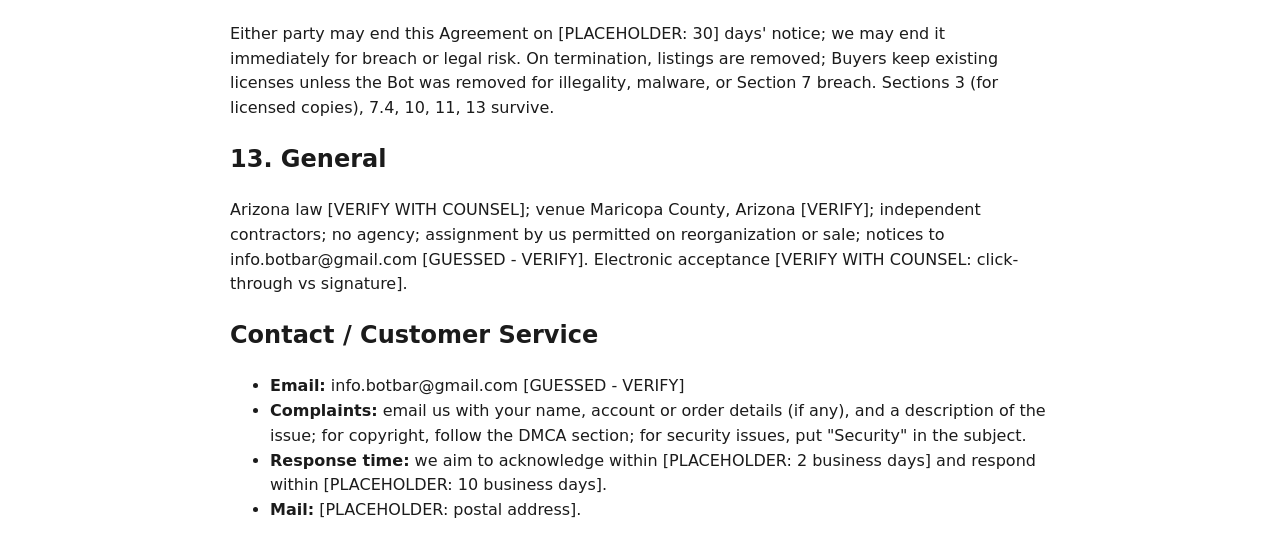
<file: legal/seller-agreement.html>
<!doctype html><html lang="en"><head><meta charset="utf-8"><meta name="viewport" content="width=device-width,initial-scale=1"><meta name="robots" content="noindex"><title>BotBar Seller / Developer Publishing Agreement</title><style>body{font-family:system-ui,sans-serif;max-width:820px;margin:2rem auto;padding:0 1rem;line-height:1.55;color:#1b1b1b}table{border-collapse:collapse}td,th{border:1px solid #ccc;padding:4px 8px}.banner{background:#fff4cc;border:1px solid #e0c060;padding:.6rem 1rem;font-weight:600}</style></head><body><div class="banner">Draft published pending counsel review. Not legal advice.</div>
<h1>BotBar Seller / Developer Publishing Agreement</h1>
<p><strong>DRAFT - NOT LEGAL ADVICE - Draft published pending counsel review</strong></p>
<p>Prepared Nov 3, 2026 (America/Phoenix) by the Legal Desk for Johnny Allen. Not signed or filed. Per Johnny (Nov 3, 2026) these may be published as drafts pending counsel review; the Legal Desk does not deploy them. Contact emails were taken from each live site where shown; others are marked [GUESSED - VERIFY]. Entity names follow /workspace/legal-desk/entity-reconciliation.md and are marked [VERIFY WITH COUNSEL]: the ACC record reads "AlorosAI Inc." (status Pending Inactive as of Oct 9, 2026); earlier drafts used "AEAI Aloros AI Inc., d/b/a TensorVerse", which matches no state record.</p>
<p>This Seller Agreement ("Agreement") is between <strong>AlorosAI Inc., d/b/a TensorVerse [VERIFY WITH COUNSEL]</strong> ("BotBar", "we") and the person or entity listing Bots in the BotBar store ("Seller", "you"). It adds to the BotBar Store Terms; capitalized terms have the meanings given there. If they conflict, this Agreement controls for Seller obligations.</p>
<h2>1. Eligibility and seller verification</h2>
<p>You must be at least 18, provide accurate legal name, address, tax information (e.g. W-9/W-8) [PLACEHOLDER], and payout details, and complete any identity verification the payment processor or we require. If you act for a company, you confirm you may bind it.</p>
<h2>2. Listing and review</h2>
<p>2.1 Each listing must accurately describe the Bot's function, permissions, data it accesses (including any Kloudy Keyboard input), third-party services it calls, fees, and risks.
2.2 We may review, test, sign, reject, require changes to, or remove listings at our discretion. Signing does not mean we endorse or warrant the Bot.
2.3 Updates must be submitted through the Store and may be re-reviewed. You may not push code that changes a Bot's behavior outside review.</p>
<h2>3. License you grant us</h2>
<p>You grant us a worldwide, non-exclusive, royalty-free license, for as long as the Bot is listed and for a reasonable wind-down period afterwards (and indefinitely for copies already licensed to Buyers), to host, reproduce, sign, package, display, market, distribute, deliver, and transfer your Bot and listing materials, and to use your Bot Name and marks to promote the listing. You keep all ownership.</p>
<h2>4. License to Buyers and resale</h2>
<p>You license Buyers under your listing terms or our Standard Bot License [PLACEHOLDER]. You agree that Buyers may resell through the Store's transfer tool where your listing allows it, and that a transfer wipes the Bot from the transferor's keyboard. Resale royalty: [PLACEHOLDER].</p>
<h2>5. Fees and payouts</h2>
<p>Commission: [PLACEHOLDER %]. Platform fees: [PLACEHOLDER]. Payout schedule and minimums: [PLACEHOLDER]. Payouts are made by [PLACEHOLDER: processor]; we may withhold payouts for refunds, chargebacks, suspected fraud, or violations, to the extent the law allows. You are responsible for your taxes.</p>
<h2>6. Seller representations and warranties (general)</h2>
<p>You represent and warrant that: (a) you own or have all rights to the Bot and listing materials; (b) the Bot and listing do not infringe or misappropriate anyone's rights; (c) open-source components are used in compliance with their licenses and disclosed; (d) the Bot does not contain malware, hidden functions, or undisclosed data collection and is not designed for Malicious Use; (e) the Bot complies with all applicable laws, Google Play and Apple policies, and the terms of every third-party service it accesses; (f) all listing information is accurate; and (g) you will keep these statements true while the Bot is listed.</p>
<h2>7. Crypto and Money-Moving Bot representations and warranties</h2>
<p>7.1 <strong>Default rule.</strong> You represent and warrant that <strong>no Bot you list is a Money-Moving Bot</strong> (a Bot that transmits, receives, custodies, exchanges, converts, routes, pays out, or trades funds or digital assets for anyone other than the person running it, or controls another person's wallet, keys, or accounts), unless you have received our written approval under Section 7.2.
7.2 <strong>Licensed exception.</strong> If you want to list a Money-Moving Bot, before listing you must provide, and you represent and warrant the truth of, the following, as applicable [VERIFY WITH COUNSEL]:
 (a) current FinCEN Money Services Business registration (registration number and entity name);
 (b) money transmitter (and, where applicable, virtual-currency) licenses in every U.S. state and territory where the Bot will be offered, or a written opinion from qualified counsel that a license is not required in that jurisdiction; plus any foreign licenses;
 (c) a written, risk-based AML/CFT compliance program meeting the Bank Secrecy Act, with a designated compliance officer, customer identification/KYC, OFAC sanctions screening, transaction monitoring, recordkeeping (including Travel Rule where applicable), suspicious activity reporting, training, and independent testing;
 (d) SEC/FINRA and state securities registration or a documented exemption if the Bot gives investment advice, executes or routes securities trades, or involves tokens that may be securities;
 (e) CFTC/NFA registration or exemption if the Bot involves commodities, futures, options, swaps, leveraged retail commodity transactions, or acts as a CTA/CPO;
 (f) the identity of the regulated entity that will actually hold funds or keys (the Store never will), and that each Buyer contracts directly with that entity;
 (g) a consumer-facing risk and fee disclosure; and
 (h) that you will notify us within [PLACEHOLDER: 2 business days] of any lapse, suspension, revocation, enforcement action, or material change in any registration, license, or program.
7.3 <strong>Own-wallet tooling.</strong> If your Bot is designed only for each Buyer to run on the Buyer's own wallet, with no access by you to Buyer keys, funds, or order flow, you represent and warrant that is true, that the Bot does not send Buyer funds or fees to you or anyone other than as the Buyer directs, and that you will not add such functions. We still decide whether the Bot is a Money-Moving Bot.
7.4 <strong>Our rights.</strong> We may verify any document with the issuing regulator, request updates at any time, condition or limit approval by region, and immediately delist the Bot, suspend your account, hold payouts as the law allows, and report to FinCEN, state regulators, or law enforcement where the law requires or allows. Approval is not our certification that you comply with the law.</p>
<h2>8. Support, security, and incidents</h2>
<p>You will provide Buyer support at [PLACEHOLDER: contact], fix security vulnerabilities promptly ([PLACEHOLDER: timeline]), and notify us within [PLACEHOLDER: 24-72 hours] of any security incident involving your Bot or Buyer data.</p>
<h2>9. Data and privacy</h2>
<p>You may use Buyer data only to provide the Bot as disclosed, under a privacy policy you publish, and in compliance with privacy law. You will not access Kloudy Keyboard input beyond the permissions the Buyer approved.</p>
<h2>10. Indemnity</h2>
<p>You will defend, indemnify, and hold harmless us and our affiliates, officers, directors, employees, and agents from all claims, losses, fines, penalties, regulatory costs, and reasonable attorneys' fees arising from: your Bots and listings; breach of any representation or warranty (especially Section 7); your violation of law, including money-transmission, BSA/AML, sanctions, securities, and commodities law; infringement; and Buyer claims about your Bots.</p>
<h2>11. Disclaimers and limitation of liability</h2>
<p>The Store is provided "as is". To the fullest extent the law allows, we are not liable for indirect or consequential damages or lost profits, and our total liability to you is capped at the fees we retained from your sales in the 12 months before the claim [VERIFY WITH COUNSEL]. Caps do not limit your indemnity.</p>
<h2>12. Term and termination</h2>
<p>Either party may end this Agreement on [PLACEHOLDER: 30] days' notice; we may end it immediately for breach or legal risk. On termination, listings are removed; Buyers keep existing licenses unless the Bot was removed for illegality, malware, or Section 7 breach. Sections 3 (for licensed copies), 7.4, 10, 11, 13 survive.</p>
<h2>13. General</h2>
<p>Arizona law [VERIFY WITH COUNSEL]; venue Maricopa County, Arizona [VERIFY]; independent contractors; no agency; assignment by us permitted on reorganization or sale; notices to info.botbar@gmail.com [GUESSED - VERIFY]. Electronic acceptance [VERIFY WITH COUNSEL: click-through vs signature].</p>
<h2>Contact / Customer Service</h2>
<ul>
<li><strong>Email:</strong> info.botbar@gmail.com [GUESSED - VERIFY]</li>
<li><strong>Complaints:</strong> email us with your name, account or order details (if any), and a description of the issue; for copyright, follow the DMCA section; for security issues, put "Security" in the subject.</li>
<li><strong>Response time:</strong> we aim to acknowledge within [PLACEHOLDER: 2 business days] and respond within [PLACEHOLDER: 10 business days].</li>
<li><strong>Mail:</strong> [PLACEHOLDER: postal address].</li>
</ul>
</body></html>
</file>
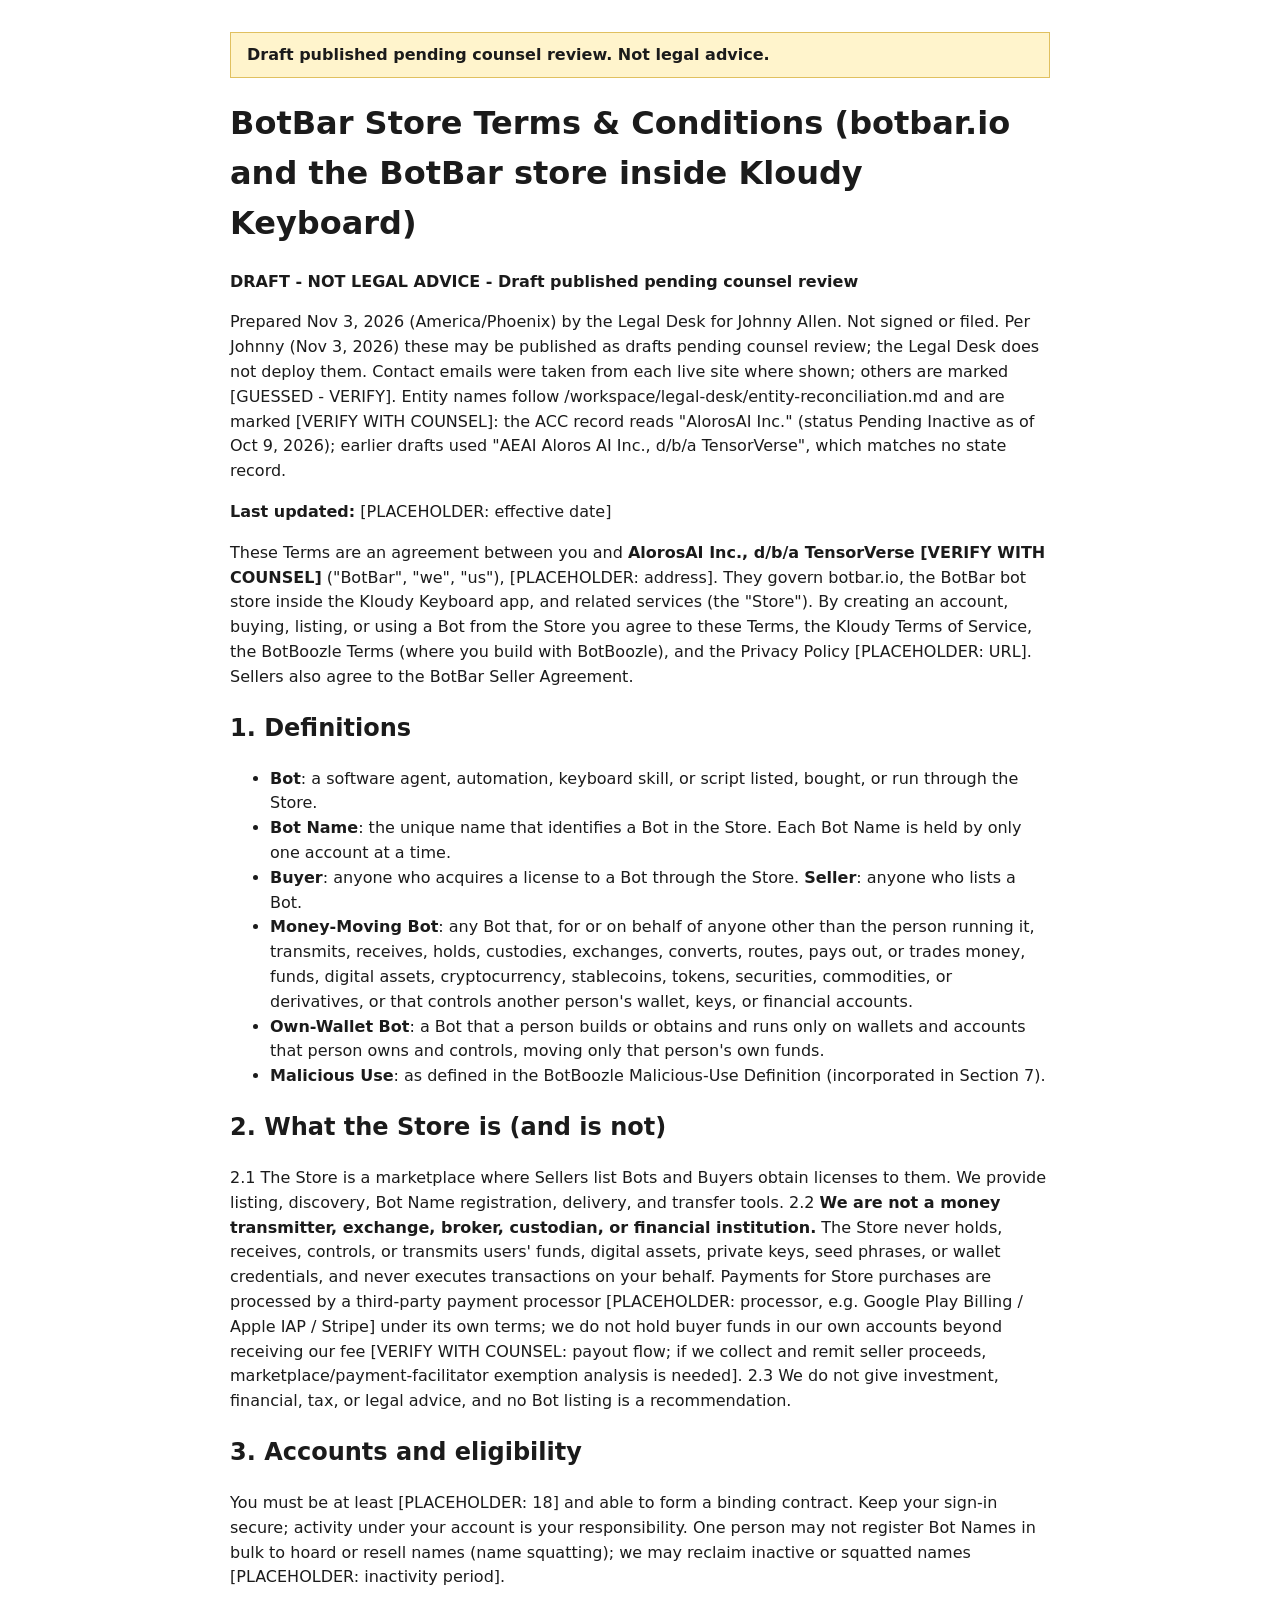
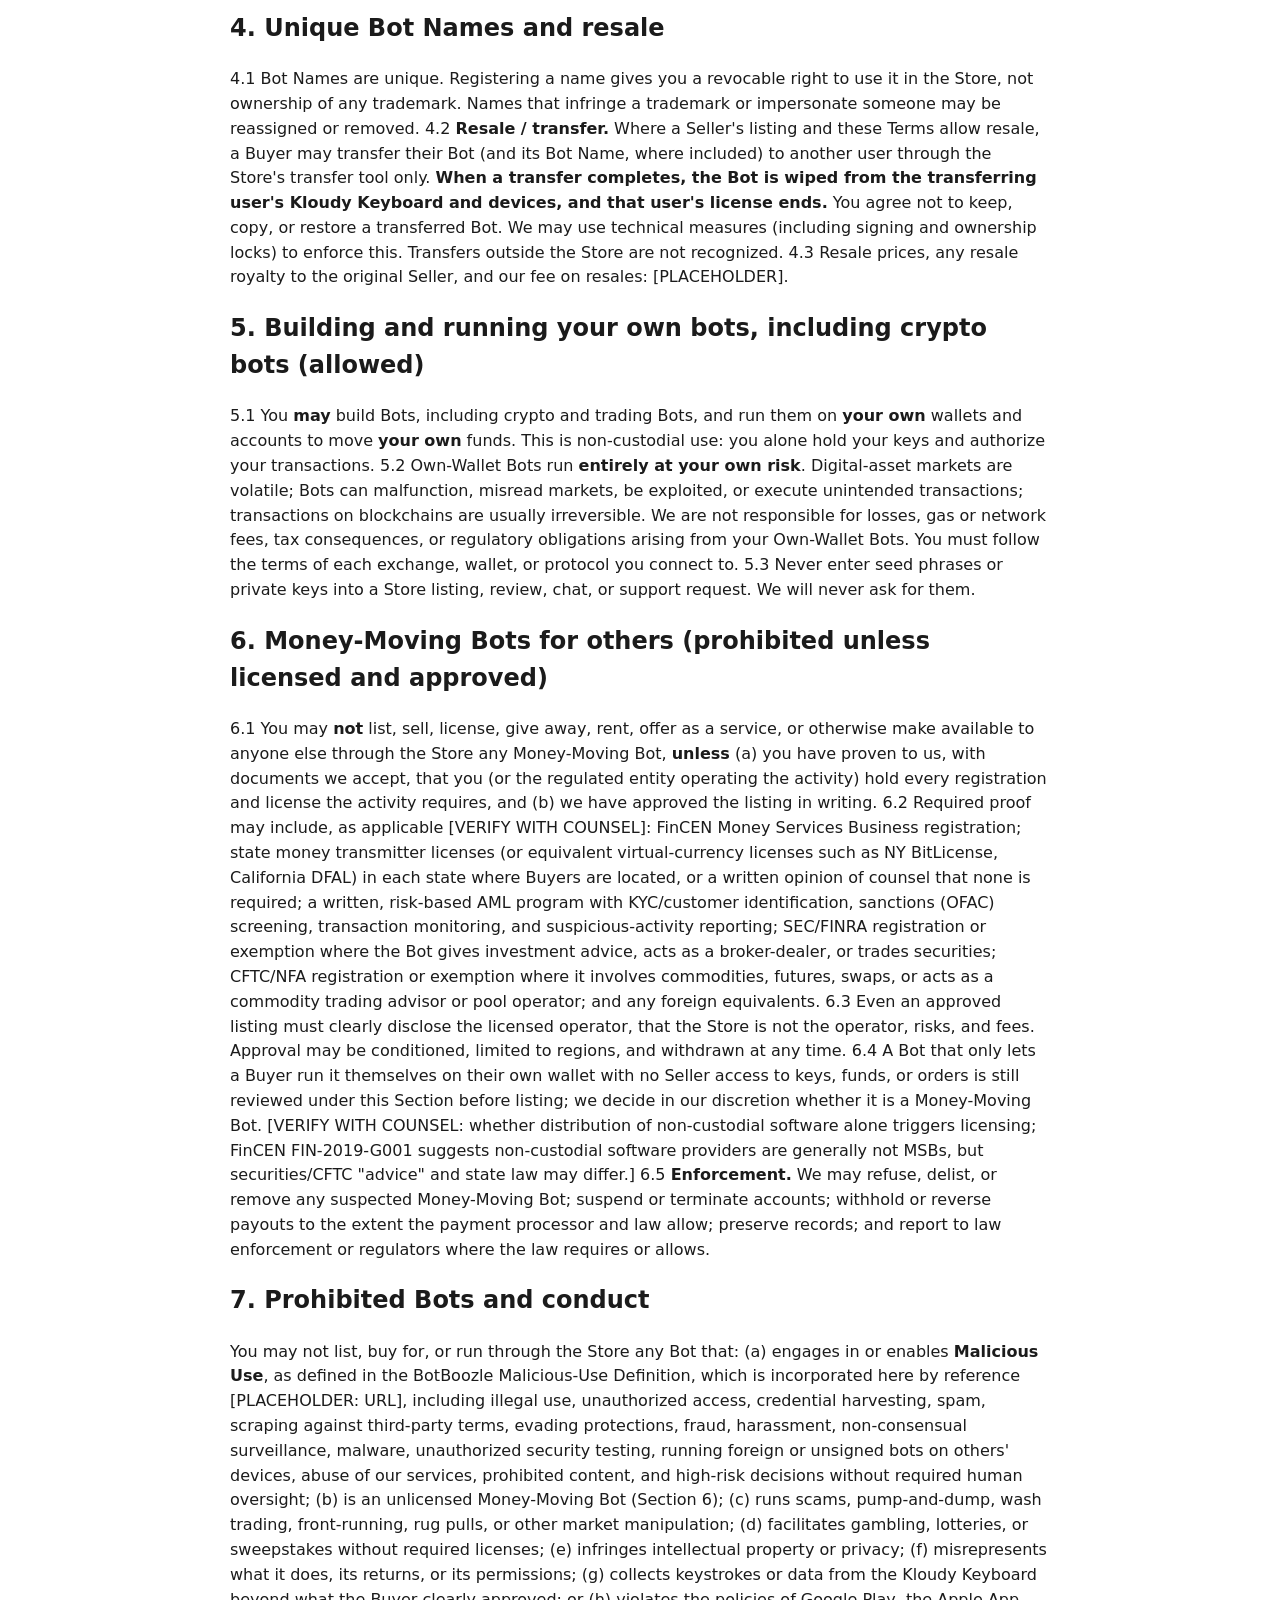
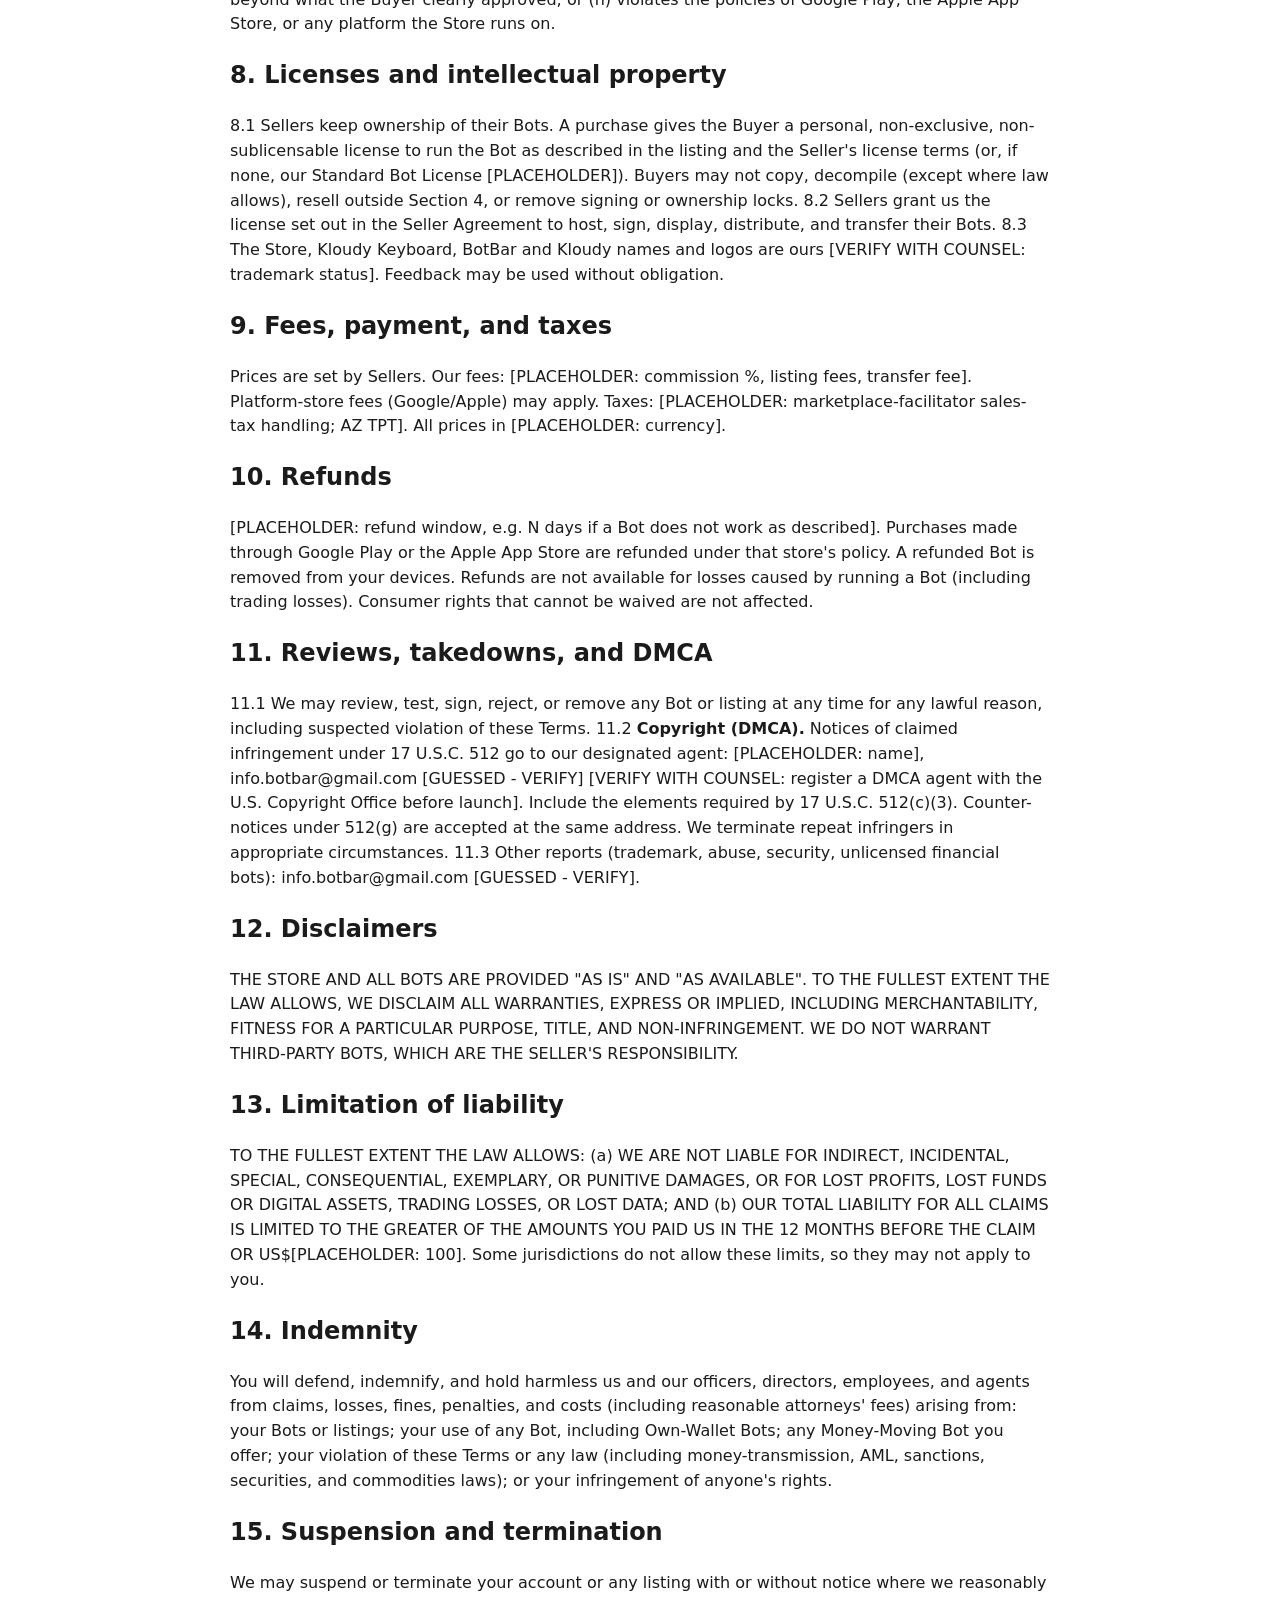
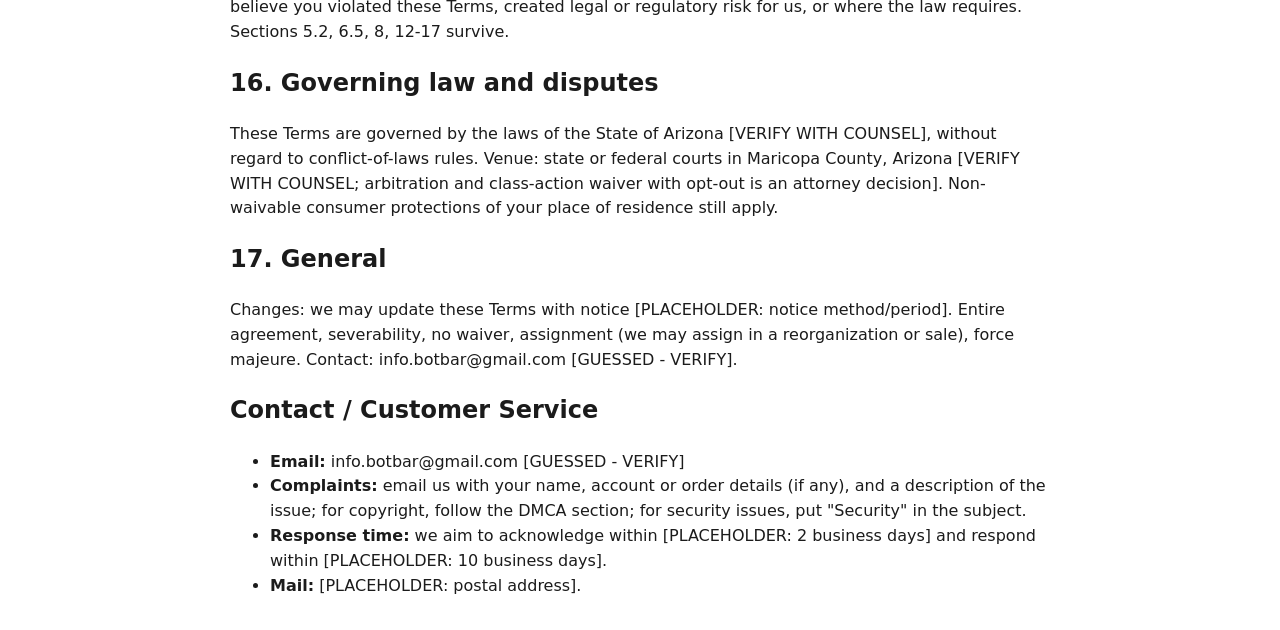
<file: legal/terms.html>
<!doctype html><html lang="en"><head><meta charset="utf-8"><meta name="viewport" content="width=device-width,initial-scale=1"><meta name="robots" content="noindex"><title>BotBar Store Terms &amp; Conditions (botbar.io and the BotBar store inside Kloudy Keyboard)</title><style>body{font-family:system-ui,sans-serif;max-width:820px;margin:2rem auto;padding:0 1rem;line-height:1.55;color:#1b1b1b}table{border-collapse:collapse}td,th{border:1px solid #ccc;padding:4px 8px}.banner{background:#fff4cc;border:1px solid #e0c060;padding:.6rem 1rem;font-weight:600}</style></head><body><div class="banner">Draft published pending counsel review. Not legal advice.</div>
<h1>BotBar Store Terms &amp; Conditions (botbar.io and the BotBar store inside Kloudy Keyboard)</h1>
<p><strong>DRAFT - NOT LEGAL ADVICE - Draft published pending counsel review</strong></p>
<p>Prepared Nov 3, 2026 (America/Phoenix) by the Legal Desk for Johnny Allen. Not signed or filed. Per Johnny (Nov 3, 2026) these may be published as drafts pending counsel review; the Legal Desk does not deploy them. Contact emails were taken from each live site where shown; others are marked [GUESSED - VERIFY]. Entity names follow /workspace/legal-desk/entity-reconciliation.md and are marked [VERIFY WITH COUNSEL]: the ACC record reads "AlorosAI Inc." (status Pending Inactive as of Oct 9, 2026); earlier drafts used "AEAI Aloros AI Inc., d/b/a TensorVerse", which matches no state record.</p>
<p><strong>Last updated:</strong> [PLACEHOLDER: effective date]</p>
<p>These Terms are an agreement between you and <strong>AlorosAI Inc., d/b/a TensorVerse [VERIFY WITH COUNSEL]</strong> ("BotBar", "we", "us"), [PLACEHOLDER: address]. They govern botbar.io, the BotBar bot store inside the Kloudy Keyboard app, and related services (the "Store"). By creating an account, buying, listing, or using a Bot from the Store you agree to these Terms, the Kloudy Terms of Service, the BotBoozle Terms (where you build with BotBoozle), and the Privacy Policy [PLACEHOLDER: URL]. Sellers also agree to the BotBar Seller Agreement.</p>
<h2>1. Definitions</h2>
<ul>
<li><strong>Bot</strong>: a software agent, automation, keyboard skill, or script listed, bought, or run through the Store.</li>
<li><strong>Bot Name</strong>: the unique name that identifies a Bot in the Store. Each Bot Name is held by only one account at a time.</li>
<li><strong>Buyer</strong>: anyone who acquires a license to a Bot through the Store. <strong>Seller</strong>: anyone who lists a Bot.</li>
<li><strong>Money-Moving Bot</strong>: any Bot that, for or on behalf of anyone other than the person running it, transmits, receives, holds, custodies, exchanges, converts, routes, pays out, or trades money, funds, digital assets, cryptocurrency, stablecoins, tokens, securities, commodities, or derivatives, or that controls another person's wallet, keys, or financial accounts.</li>
<li><strong>Own-Wallet Bot</strong>: a Bot that a person builds or obtains and runs only on wallets and accounts that person owns and controls, moving only that person's own funds.</li>
<li><strong>Malicious Use</strong>: as defined in the BotBoozle Malicious-Use Definition (incorporated in Section 7).</li>
</ul>
<h2>2. What the Store is (and is not)</h2>
<p>2.1 The Store is a marketplace where Sellers list Bots and Buyers obtain licenses to them. We provide listing, discovery, Bot Name registration, delivery, and transfer tools.
2.2 <strong>We are not a money transmitter, exchange, broker, custodian, or financial institution.</strong> The Store never holds, receives, controls, or transmits users' funds, digital assets, private keys, seed phrases, or wallet credentials, and never executes transactions on your behalf. Payments for Store purchases are processed by a third-party payment processor [PLACEHOLDER: processor, e.g. Google Play Billing / Apple IAP / Stripe] under its own terms; we do not hold buyer funds in our own accounts beyond receiving our fee [VERIFY WITH COUNSEL: payout flow; if we collect and remit seller proceeds, marketplace/payment-facilitator exemption analysis is needed].
2.3 We do not give investment, financial, tax, or legal advice, and no Bot listing is a recommendation.</p>
<h2>3. Accounts and eligibility</h2>
<p>You must be at least [PLACEHOLDER: 18] and able to form a binding contract. Keep your sign-in secure; activity under your account is your responsibility. One person may not register Bot Names in bulk to hoard or resell names (name squatting); we may reclaim inactive or squatted names [PLACEHOLDER: inactivity period].</p>
<h2>4. Unique Bot Names and resale</h2>
<p>4.1 Bot Names are unique. Registering a name gives you a revocable right to use it in the Store, not ownership of any trademark. Names that infringe a trademark or impersonate someone may be reassigned or removed.
4.2 <strong>Resale / transfer.</strong> Where a Seller's listing and these Terms allow resale, a Buyer may transfer their Bot (and its Bot Name, where included) to another user through the Store's transfer tool only. <strong>When a transfer completes, the Bot is wiped from the transferring user's Kloudy Keyboard and devices, and that user's license ends.</strong> You agree not to keep, copy, or restore a transferred Bot. We may use technical measures (including signing and ownership locks) to enforce this. Transfers outside the Store are not recognized.
4.3 Resale prices, any resale royalty to the original Seller, and our fee on resales: [PLACEHOLDER].</p>
<h2>5. Building and running your own bots, including crypto bots (allowed)</h2>
<p>5.1 You <strong>may</strong> build Bots, including crypto and trading Bots, and run them on <strong>your own</strong> wallets and accounts to move <strong>your own</strong> funds. This is non-custodial use: you alone hold your keys and authorize your transactions.
5.2 Own-Wallet Bots run <strong>entirely at your own risk</strong>. Digital-asset markets are volatile; Bots can malfunction, misread markets, be exploited, or execute unintended transactions; transactions on blockchains are usually irreversible. We are not responsible for losses, gas or network fees, tax consequences, or regulatory obligations arising from your Own-Wallet Bots. You must follow the terms of each exchange, wallet, or protocol you connect to.
5.3 Never enter seed phrases or private keys into a Store listing, review, chat, or support request. We will never ask for them.</p>
<h2>6. Money-Moving Bots for others (prohibited unless licensed and approved)</h2>
<p>6.1 You may <strong>not</strong> list, sell, license, give away, rent, offer as a service, or otherwise make available to anyone else through the Store any Money-Moving Bot, <strong>unless</strong> (a) you have proven to us, with documents we accept, that you (or the regulated entity operating the activity) hold every registration and license the activity requires, and (b) we have approved the listing in writing.
6.2 Required proof may include, as applicable [VERIFY WITH COUNSEL]: FinCEN Money Services Business registration; state money transmitter licenses (or equivalent virtual-currency licenses such as NY BitLicense, California DFAL) in each state where Buyers are located, or a written opinion of counsel that none is required; a written, risk-based AML program with KYC/customer identification, sanctions (OFAC) screening, transaction monitoring, and suspicious-activity reporting; SEC/FINRA registration or exemption where the Bot gives investment advice, acts as a broker-dealer, or trades securities; CFTC/NFA registration or exemption where it involves commodities, futures, swaps, or acts as a commodity trading advisor or pool operator; and any foreign equivalents.
6.3 Even an approved listing must clearly disclose the licensed operator, that the Store is not the operator, risks, and fees. Approval may be conditioned, limited to regions, and withdrawn at any time.
6.4 A Bot that only lets a Buyer run it themselves on their own wallet with no Seller access to keys, funds, or orders is still reviewed under this Section before listing; we decide in our discretion whether it is a Money-Moving Bot. [VERIFY WITH COUNSEL: whether distribution of non-custodial software alone triggers licensing; FinCEN FIN-2019-G001 suggests non-custodial software providers are generally not MSBs, but securities/CFTC "advice" and state law may differ.]
6.5 <strong>Enforcement.</strong> We may refuse, delist, or remove any suspected Money-Moving Bot; suspend or terminate accounts; withhold or reverse payouts to the extent the payment processor and law allow; preserve records; and report to law enforcement or regulators where the law requires or allows.</p>
<h2>7. Prohibited Bots and conduct</h2>
<p>You may not list, buy for, or run through the Store any Bot that: (a) engages in or enables <strong>Malicious Use</strong>, as defined in the BotBoozle Malicious-Use Definition, which is incorporated here by reference [PLACEHOLDER: URL], including illegal use, unauthorized access, credential harvesting, spam, scraping against third-party terms, evading protections, fraud, harassment, non-consensual surveillance, malware, unauthorized security testing, running foreign or unsigned bots on others' devices, abuse of our services, prohibited content, and high-risk decisions without required human oversight; (b) is an unlicensed Money-Moving Bot (Section 6); (c) runs scams, pump-and-dump, wash trading, front-running, rug pulls, or other market manipulation; (d) facilitates gambling, lotteries, or sweepstakes without required licenses; (e) infringes intellectual property or privacy; (f) misrepresents what it does, its returns, or its permissions; (g) collects keystrokes or data from the Kloudy Keyboard beyond what the Buyer clearly approved; or (h) violates the policies of Google Play, the Apple App Store, or any platform the Store runs on.</p>
<h2>8. Licenses and intellectual property</h2>
<p>8.1 Sellers keep ownership of their Bots. A purchase gives the Buyer a personal, non-exclusive, non-sublicensable license to run the Bot as described in the listing and the Seller's license terms (or, if none, our Standard Bot License [PLACEHOLDER]). Buyers may not copy, decompile (except where law allows), resell outside Section 4, or remove signing or ownership locks.
8.2 Sellers grant us the license set out in the Seller Agreement to host, sign, display, distribute, and transfer their Bots.
8.3 The Store, Kloudy Keyboard, BotBar and Kloudy names and logos are ours [VERIFY WITH COUNSEL: trademark status]. Feedback may be used without obligation.</p>
<h2>9. Fees, payment, and taxes</h2>
<p>Prices are set by Sellers. Our fees: [PLACEHOLDER: commission %, listing fees, transfer fee]. Platform-store fees (Google/Apple) may apply. Taxes: [PLACEHOLDER: marketplace-facilitator sales-tax handling; AZ TPT]. All prices in [PLACEHOLDER: currency].</p>
<h2>10. Refunds</h2>
<p>[PLACEHOLDER: refund window, e.g. N days if a Bot does not work as described]. Purchases made through Google Play or the Apple App Store are refunded under that store's policy. A refunded Bot is removed from your devices. Refunds are not available for losses caused by running a Bot (including trading losses). Consumer rights that cannot be waived are not affected.</p>
<h2>11. Reviews, takedowns, and DMCA</h2>
<p>11.1 We may review, test, sign, reject, or remove any Bot or listing at any time for any lawful reason, including suspected violation of these Terms.
11.2 <strong>Copyright (DMCA).</strong> Notices of claimed infringement under 17 U.S.C. 512 go to our designated agent: [PLACEHOLDER: name], info.botbar@gmail.com [GUESSED - VERIFY] [VERIFY WITH COUNSEL: register a DMCA agent with the U.S. Copyright Office before launch]. Include the elements required by 17 U.S.C. 512(c)(3). Counter-notices under 512(g) are accepted at the same address. We terminate repeat infringers in appropriate circumstances.
11.3 Other reports (trademark, abuse, security, unlicensed financial bots): info.botbar@gmail.com [GUESSED - VERIFY].</p>
<h2>12. Disclaimers</h2>
<p>THE STORE AND ALL BOTS ARE PROVIDED "AS IS" AND "AS AVAILABLE". TO THE FULLEST EXTENT THE LAW ALLOWS, WE DISCLAIM ALL WARRANTIES, EXPRESS OR IMPLIED, INCLUDING MERCHANTABILITY, FITNESS FOR A PARTICULAR PURPOSE, TITLE, AND NON-INFRINGEMENT. WE DO NOT WARRANT THIRD-PARTY BOTS, WHICH ARE THE SELLER'S RESPONSIBILITY.</p>
<h2>13. Limitation of liability</h2>
<p>TO THE FULLEST EXTENT THE LAW ALLOWS: (a) WE ARE NOT LIABLE FOR INDIRECT, INCIDENTAL, SPECIAL, CONSEQUENTIAL, EXEMPLARY, OR PUNITIVE DAMAGES, OR FOR LOST PROFITS, LOST FUNDS OR DIGITAL ASSETS, TRADING LOSSES, OR LOST DATA; AND (b) OUR TOTAL LIABILITY FOR ALL CLAIMS IS LIMITED TO THE GREATER OF THE AMOUNTS YOU PAID US IN THE 12 MONTHS BEFORE THE CLAIM OR US$[PLACEHOLDER: 100]. Some jurisdictions do not allow these limits, so they may not apply to you.</p>
<h2>14. Indemnity</h2>
<p>You will defend, indemnify, and hold harmless us and our officers, directors, employees, and agents from claims, losses, fines, penalties, and costs (including reasonable attorneys' fees) arising from: your Bots or listings; your use of any Bot, including Own-Wallet Bots; any Money-Moving Bot you offer; your violation of these Terms or any law (including money-transmission, AML, sanctions, securities, and commodities laws); or your infringement of anyone's rights.</p>
<h2>15. Suspension and termination</h2>
<p>We may suspend or terminate your account or any listing with or without notice where we reasonably believe you violated these Terms, created legal or regulatory risk for us, or where the law requires. Sections 5.2, 6.5, 8, 12-17 survive.</p>
<h2>16. Governing law and disputes</h2>
<p>These Terms are governed by the laws of the State of Arizona [VERIFY WITH COUNSEL], without regard to conflict-of-laws rules. Venue: state or federal courts in Maricopa County, Arizona [VERIFY WITH COUNSEL; arbitration and class-action waiver with opt-out is an attorney decision]. Non-waivable consumer protections of your place of residence still apply.</p>
<h2>17. General</h2>
<p>Changes: we may update these Terms with notice [PLACEHOLDER: notice method/period]. Entire agreement, severability, no waiver, assignment (we may assign in a reorganization or sale), force majeure. Contact: info.botbar@gmail.com [GUESSED - VERIFY].</p>
<h2>Contact / Customer Service</h2>
<ul>
<li><strong>Email:</strong> info.botbar@gmail.com [GUESSED - VERIFY]</li>
<li><strong>Complaints:</strong> email us with your name, account or order details (if any), and a description of the issue; for copyright, follow the DMCA section; for security issues, put "Security" in the subject.</li>
<li><strong>Response time:</strong> we aim to acknowledge within [PLACEHOLDER: 2 business days] and respond within [PLACEHOLDER: 10 business days].</li>
<li><strong>Mail:</strong> [PLACEHOLDER: postal address].</li>
</ul>
</body></html>
</file>
<file: styles.css>
:root{--bg:#06071a;--ink:#eef0ff;--mut:#9aa0c8;--c:#3ee0ff;--m:#d34bff;--v:#7a5cff;--card:rgba(255,255,255,.05);--line:rgba(255,255,255,.1)}
*{box-sizing:border-box;margin:0}html{scroll-behavior:smooth}
body{background:radial-gradient(1200px 800px at 80% -10%,#24124d 0,transparent 60%),radial-gradient(900px 700px at -10% 30%,#0c2a4d 0,transparent 60%),var(--bg);color:var(--ink);font:16px/1.6 Inter,system-ui,sans-serif;overflow-x:hidden}
h1,h2,h3{font-family:"Space Grotesk",Inter,sans-serif;letter-spacing:-.02em;line-height:1.05}
img{max-width:100%;display:block}a{color:inherit;text-decoration:none}
.progress{position:fixed;top:0;left:0;height:3px;width:0;background:linear-gradient(90deg,var(--c),var(--m));z-index:99}
.nav{position:fixed;top:0;left:0;right:0;display:flex;align-items:center;gap:24px;padding:14px 4vw;z-index:50;backdrop-filter:blur(14px);background:rgba(6,7,26,.55);border-bottom:1px solid var(--line)}
.brand{font:700 20px "Space Grotesk";display:flex;gap:8px;align-items:center}.logo{color:var(--c);text-shadow:0 0 14px var(--c)}
.nav nav{display:flex;gap:22px;margin-left:auto;color:var(--mut);font-size:14px}.nav nav a:hover{color:#fff}
.btn{display:inline-flex;gap:10px;align-items:center;padding:12px 20px;border-radius:999px;font-weight:600;background:linear-gradient(135deg,var(--c),var(--v) 55%,var(--m));color:#060717;box-shadow:0 10px 40px -10px var(--m);transition:transform .2s,box-shadow .2s}
.btn:hover{transform:translateY(-2px);box-shadow:0 16px 50px -8px var(--m)}.btn.sm{padding:8px 16px;font-size:14px}.btn.big{padding:18px 30px;font-size:18px}
.eyebrow{color:var(--c);text-transform:uppercase;letter-spacing:.18em;font-size:12px;font-weight:600;margin-bottom:14px}
.grad{background:linear-gradient(90deg,var(--c),var(--m));-webkit-background-clip:text;background-clip:text;color:transparent}
.hero{min-height:100vh;display:grid;grid-template-columns:1fr 1.1fr;align-items:center;gap:4vw;padding:110px 6vw 60px;position:relative}
.hero h1{font-size:clamp(38px,5.4vw,80px);overflow-wrap:break-word;text-wrap:balance}.lede{color:var(--mut);font-size:19px;max-width:560px;margin:26px 0 34px}
.cta-row{display:flex;gap:18px;align-items:center;flex-wrap:wrap}.fine{color:var(--mut);font-size:13px}
.hero-art img{border-radius:28px;box-shadow:0 40px 120px -30px #6a3cff;animation:float 7s ease-in-out infinite}
@keyframes float{50%{transform:translateY(-14px) rotate(-.6deg)}}
.glow{position:absolute;border-radius:50%;filter:blur(90px);opacity:.45;z-index:-1}.g1{width:420px;height:420px;background:var(--v);right:10%;top:20%}.g2{width:300px;height:300px;background:#0aa9d8;left:5%;bottom:5%}
.scroll-cue{position:absolute;bottom:22px;left:50%;transform:translateX(-50%);color:var(--mut);font-size:13px}.scroll-cue span{display:inline-block;animation:bob 1.6s infinite}@keyframes bob{50%{transform:translateY(5px)}}
.marquee{overflow:hidden;border-block:1px solid var(--line);padding:18px 0;mask:linear-gradient(90deg,transparent,#000 10%,#000 90%,transparent)}
.track{display:flex;gap:56px;width:max-content;animation:mq 30s linear infinite;font:500 22px "Space Grotesk";color:#b9bde6}@keyframes mq{to{transform:translateX(-50%)}}
.story{display:grid;grid-template-columns:1fr 1fr;gap:6vw;padding:0 6vw;position:relative}
.story-phone{position:sticky;top:0;height:100vh;display:flex;align-items:center;justify-content:center;gap:22px}
.phone{width:min(330px,34vw);aspect-ratio:9/19.5;border-radius:48px;padding:12px;background:linear-gradient(145deg,#2c2f4a,#0b0c1d);box-shadow:0 0 0 2px #3a3d5c inset,0 50px 120px -30px var(--v),0 0 80px -20px var(--c);position:relative}
.notch{position:absolute;top:22px;left:50%;width:90px;height:24px;border-radius:20px;background:#000;transform:translateX(-50%);z-index:3}
.screens{position:relative;width:100%;height:100%;border-radius:38px;overflow:hidden;background:#000}
.screens img{position:absolute;inset:0;width:100%;height:100%;object-fit:cover;opacity:0;transform:scale(1.06);transition:opacity .7s,transform 1.2s cubic-bezier(.2,.8,.2,1)}.screens img.on{opacity:1;transform:none}
.dots{display:flex;flex-direction:column;gap:10px}.dots i{width:8px;height:8px;border-radius:50%;background:#34375a;transition:.3s}.dots i.on{background:var(--c);box-shadow:0 0 12px var(--c);height:24px;border-radius:6px}
.step{min-height:100vh;display:flex;flex-direction:column;justify-content:center;opacity:.18;transform:translateY(30px);transition:opacity .6s,transform .6s}.step.on{opacity:1;transform:none}
.step h2{font-size:clamp(34px,4vw,56px);margin:10px 0 18px}.step p{color:var(--mut);font-size:19px;max-width:480px}.num{font:700 14px "Space Grotesk";color:var(--m)}
.tag{margin-top:18px;align-self:flex-start;font-size:12px;padding:5px 12px;border-radius:99px;border:1px solid var(--line);color:var(--c)}
section.turns,section.center,section.gallery{padding:120px 6vw}
.sec-head{text-align:center;max-width:720px;margin:0 auto 50px}.sec-head h2{font-size:clamp(36px,5vw,64px);margin-bottom:12px}.sec-head p{color:var(--mut)}
.pair{display:flex;gap:10px;justify-content:center;flex-wrap:wrap;margin:20px 0}
.chip{background:var(--card);border:1px solid var(--line);color:var(--ink);padding:9px 16px;border-radius:99px;cursor:pointer;font:500 14px Inter;transition:.2s}.chip.active,.chip:hover{border-color:var(--c);box-shadow:0 0 0 1px var(--c) inset;color:#fff}
.turn-ui{max-width:980px;margin:auto;padding:28px;border-radius:32px;background:linear-gradient(160deg,rgba(255,255,255,.06),rgba(255,255,255,.01));border:1px solid var(--line)}
.panes{display:grid;grid-template-columns:1fr 80px 1fr;gap:12px;min-height:330px}
.pane{border-radius:22px;padding:18px;background:rgba(0,0,0,.3);border:1px solid var(--line);transition:.4s}.pane.a.live{border-color:var(--c);box-shadow:0 0 40px -10px var(--c)}.pane.b.live{border-color:var(--m);box-shadow:0 0 40px -10px var(--m)}
.who{font:700 15px "Space Grotesk";margin-bottom:12px}.pane.a .who{color:var(--c)}.pane.b .who{color:var(--m)}
.bubbles{display:flex;flex-direction:column;gap:10px}.bub{padding:10px 14px;border-radius:16px;background:rgba(255,255,255,.07);font-size:14px;animation:pop .45s cubic-bezier(.2,1.4,.4,1)}@keyframes pop{from{opacity:0;transform:translateY(10px) scale(.95)}}
.bub.typing{color:var(--mut);letter-spacing:.3em}
.wave{display:flex;align-items:center;justify-content:center;gap:4px}.wave i{width:4px;height:10px;border-radius:2px;background:linear-gradient(var(--c),var(--m));opacity:.3}.wave.on i{opacity:1;animation:wv .8s ease-in-out infinite}.wave i:nth-child(2n){animation-delay:.15s}.wave i:nth-child(3n){animation-delay:.3s}@keyframes wv{50%{height:46px}}
.onekey{display:flex;justify-content:center;align-items:center;gap:30px;margin-top:26px;flex-wrap:wrap}
.key{width:86px;height:86px;border-radius:50%;border:0;cursor:pointer;font-size:34px;color:#fff;background:radial-gradient(circle at 35% 30%,#7fe9ff,var(--v) 55%,var(--m));box-shadow:0 0 0 6px rgba(122,92,255,.2),0 0 50px var(--v);transition:transform .15s}.key:active{transform:scale(.92)}.key.pulse{animation:kp 1.2s infinite}@keyframes kp{50%{box-shadow:0 0 0 14px rgba(122,92,255,.05),0 0 70px var(--m)}}
.switch{display:flex;align-items:center;gap:10px;color:var(--mut);cursor:pointer}.switch input{display:none}.switch span{width:44px;height:24px;border-radius:99px;background:#2a2d4a;position:relative;transition:.3s}.switch span::after{content:"";position:absolute;top:3px;left:3px;width:18px;height:18px;border-radius:50%;background:#fff;transition:.3s}.switch input:checked+span{background:var(--v)}.switch input:checked+span::after{left:23px}
.tiles{display:grid;grid-template-columns:repeat(3,1fr);gap:18px;max-width:1040px;margin:auto}
.tile{position:relative;padding:22px;border-radius:22px;background:var(--card);border:1px solid var(--line);cursor:pointer;overflow:hidden;transition:transform .3s,border-color .3s;min-height:170px}
.tile:hover,.tile.open{transform:translateY(-4px);border-color:var(--tc)}.tile::before{content:"";position:absolute;inset:-40%;background:radial-gradient(circle at var(--x,50%) var(--y,50%),var(--tc),transparent 40%);opacity:0;transition:opacity .3s;pointer-events:none}.tile>*{position:relative}.tile:hover::before,.tile.open::before{opacity:.18}
.tile h4{font:700 18px "Space Grotesk";display:flex;align-items:center;gap:10px}.ring{width:10px;height:10px;border-radius:50%;background:var(--tc);box-shadow:0 0 0 0 var(--tc);animation:ring 1.8s infinite}@keyframes ring{70%{box-shadow:0 0 0 10px transparent}}
.tile .st{color:var(--mut);font-size:14px;margin:6px 0 10px}.spark{height:36px;width:100%}
.tile .more{max-height:0;overflow:hidden;transition:max-height .4s;font-size:13px;color:#cfd2f4}.tile:hover .more,.tile.open .more{max-height:120px}
.tile button{margin-top:10px;font:600 12px Inter;padding:6px 12px;border-radius:99px;border:1px solid var(--tc);background:transparent;color:var(--tc);cursor:pointer}
.tray{max-width:1040px;margin:30px auto 0;padding:20px;border-radius:22px;border:1px dashed var(--line)}.tray-title{font:600 14px Inter;color:var(--mut);margin-bottom:12px}.tray-title span{background:var(--v);color:#fff;border-radius:99px;padding:1px 9px;margin-left:6px}
.cards{display:flex;gap:12px;overflow-x:auto;min-height:72px}.card{flex:0 0 230px;padding:12px 14px;border-radius:14px;background:linear-gradient(145deg,rgba(122,92,255,.25),rgba(62,224,255,.08));border:1px solid var(--line);font-size:13px;animation:pop .5s}.card b{display:block;font-size:12px;color:var(--c)}
.features{padding:60px 6vw;display:flex;flex-direction:column;gap:100px}
.feat{display:grid;grid-template-columns:1.2fr 1fr;gap:5vw;align-items:center;max-width:1200px;margin:auto}.feat.rev img{order:2}
.feat img{border-radius:26px;box-shadow:0 30px 100px -30px var(--v)}.feat h3{font-size:clamp(30px,3.4vw,48px);margin-bottom:12px}.feat p{color:var(--mut);font-size:18px}
.grid{columns:4 260px;column-gap:16px;max-width:1300px;margin:auto}
.gi{break-inside:avoid;margin-bottom:16px;border-radius:18px;overflow:hidden;position:relative;cursor:zoom-in;border:1px solid var(--line);transition:transform .3s}.gi:hover{transform:scale(1.02)}.gi img{width:100%}
.gi span{position:absolute;left:10px;top:10px;font-size:11px;padding:3px 9px;border-radius:99px;background:rgba(6,7,26,.75);color:var(--c)}.gi.hide{display:none}
.final{display:grid;grid-template-columns:1fr 1fr;gap:5vw;align-items:center;padding:120px 6vw;max-width:1300px;margin:auto}.final img{border-radius:26px}.final h2{font-size:clamp(40px,5vw,72px)}.final p{color:var(--mut);margin:16px 0 26px;font-size:18px}
footer{text-align:center;color:var(--mut);padding:40px;border-top:1px solid var(--line);font-size:13px}
.lightbox{position:fixed;inset:0;background:rgba(3,3,12,.92);display:none;flex-direction:column;align-items:center;justify-content:center;z-index:100;padding:30px}.lightbox.on{display:flex}.lightbox img{max-height:84vh;border-radius:16px}.lightbox p{color:var(--mut);margin-top:12px}#lbX{position:absolute;top:18px;right:24px;font-size:36px;background:none;border:0;color:#fff;cursor:pointer}
.reveal{opacity:0;transform:translateY(40px);transition:opacity .9s,transform .9s cubic-bezier(.2,.8,.2,1)}.reveal.in{opacity:1;transform:none}.reveal.delay{transition-delay:.15s}
@media (prefers-reduced-motion:reduce){*{animation:none!important;transition:none!important}.reveal,.step{opacity:1;transform:none}}
@media (max-width:820px){.hero h1{font-size:clamp(34px,10vw,56px)}.nav nav{display:none}.nav .btn{margin-left:auto}.hero{grid-template-columns:1fr;padding-top:100px}.hero-art{order:-1}
.story{grid-template-columns:1fr}.story-phone{top:56px;height:auto;padding:16px 0;z-index:2;background:linear-gradient(var(--bg) 80%,transparent)}.phone{width:36vw;border-radius:30px;padding:7px}.screens{border-radius:24px}.notch{width:50px;height:14px;top:12px}.dots{display:none}
.step{min-height:85vh;justify-content:flex-end;padding-bottom:8vh}.step h2{font-size:30px}.panes{grid-template-columns:1fr;}.wave{height:40px}.tiles{grid-template-columns:1fr 1fr}.feat,.final{grid-template-columns:1fr}.feat.rev img{order:0}}
.step-art{width:100%;max-width:560px;aspect-ratio:16/9;object-fit:cover;border-radius:20px;margin-top:22px;border:1px solid var(--line);box-shadow:0 30px 80px -30px var(--v)}
@media (max-width:820px){.story-phone .phone{width:118px;border-radius:26px;padding:6px}.story-phone .screens{border-radius:20px}.story-phone .notch{width:40px;height:10px;top:10px}.story-phone .dots{flex-direction:row}.step{min-height:auto;justify-content:flex-start;padding:48px 0 32px}.step-art{margin-top:16px}.story-phone{position:relative;top:0;background:none}}
.kick{font:600 13px "Space Grotesk";letter-spacing:.1em;color:var(--c);margin:0 0 6px}
section.watch{padding:110px 6vw}.vrow{display:grid;grid-template-columns:repeat(4,1fr);gap:18px}
.vid{margin:0;position:relative;border-radius:18px;overflow:hidden;border:1px solid var(--line);cursor:pointer}.vid img{width:100%;aspect-ratio:16/9;object-fit:cover;display:block;filter:brightness(.7)}
.vid .play{position:absolute;top:38%;left:50%;transform:translate(-50%,-50%);width:52px;height:52px;border-radius:50%;display:grid;place-items:center;background:linear-gradient(135deg,var(--c),var(--m));color:#06071a;font-size:18px}
.vid figcaption{padding:10px 14px;font-size:14px;color:var(--mut);background:var(--card)}
body{padding-bottom:76px}
.abar{position:fixed;left:50%;bottom:16px;transform:translateX(-50%);z-index:60;display:flex;gap:6px;padding:6px;border-radius:99px;background:rgba(10,11,34,.82);backdrop-filter:blur(14px);border:1px solid var(--line);box-shadow:0 20px 50px -20px var(--v)}
.abar button{border:0;background:none;color:var(--ink);font:600 14px Inter;padding:10px 18px;border-radius:99px;cursor:pointer}.abar button:hover,.abar button.active{background:linear-gradient(90deg,var(--c),var(--m));color:#06071a}
.panel{position:fixed;left:50%;bottom:78px;transform:translate(-50%,12px);width:min(400px,calc(100vw - 24px));max-height:calc(100vh - 160px);overflow:auto;z-index:61;padding:20px 22px;border-radius:22px;background:rgba(12,13,38,.96);border:1px solid var(--line);box-shadow:0 30px 80px -20px #000;opacity:0;pointer-events:none;transition:.25s}
.panel.on{opacity:1;pointer-events:auto;transform:translate(-50%,0)}.panel h3{margin:0 0 6px;font-size:20px}
.px{position:absolute;top:10px;right:14px;background:none;border:0;color:var(--mut);font-size:22px;cursor:pointer}
.pnote{color:var(--mut);font-size:14px;margin:0 0 10px}.plab{font-size:12px;letter-spacing:.06em;text-transform:uppercase;color:var(--c);margin:12px 0 4px}
.panel label{display:flex;gap:10px;align-items:center;padding:5px 0;font-size:15px}.panel label em{color:var(--mut);font-size:12px;font-style:normal}.panel input{accent-color:#7a5cff;width:16px;height:16px}
#dlBatch{display:block;text-align:center;margin-top:14px}#dlBatch.off{opacity:.4;pointer-events:none}.panel .fine{font-size:12px;color:var(--mut);margin:8px 0 0}
.sgrid{display:grid;grid-template-columns:1fr;gap:10px}.sc{display:grid;grid-template-columns:1fr auto;gap:2px 10px;padding:12px 14px;border-radius:14px;background:var(--card);border:1px solid var(--line)}.sc span{grid-column:1;color:var(--mut);font-size:13px}.sc a{grid-row:1/3;grid-column:2;align-self:center;color:var(--c);font-weight:600;text-decoration:none}
.grow{display:flex;justify-content:space-between;align-items:center;gap:12px;padding:12px 0;border-top:1px solid var(--line)}.grow p{margin:0;font-size:14px;color:var(--mut)}.grow b{color:var(--ink)}
@media (max-width:820px){.vrow{grid-template-columns:1fr 1fr}.abar{width:calc(100vw - 24px);justify-content:space-between}.abar button{flex:1;padding:10px 6px}}
</file>
<file: light.css>
/* Bright theme (mirrors kloudy.bot/future paper tone), keeps BotBar cyan→purple accents */
:root{--bg:#f3f2f0;--ink:#1c1d21;--mut:#55566a;--c:#0fb8de;--m:#b23cf0;--v:#7b5cff;--ct:#0a8fb3;--mt:#9a2fd6;--card:#ffffffb3;--line:#dcd9d4}
body{background:linear-gradient(#f6f5f3,#ecebe7 60%,#f2f1ee);color:var(--ink)}
.grad{background:linear-gradient(90deg,var(--ct),var(--v) 55%,var(--mt));-webkit-background-clip:text;background-clip:text;color:transparent}
.nav{background:#f3f2f0cc;border-bottom:1px solid var(--line)}.nav nav a:hover{color:var(--ink)}
.logo{color:var(--ct);text-shadow:none}
.eyebrow,.kick,.plab{color:var(--ct)}.num{color:var(--mt)}.tag{color:var(--ct);background:#fff}
.btn{color:#fff;background:linear-gradient(135deg,#0aa6cf,var(--v) 55%,var(--mt));box-shadow:0 10px 30px -12px #7b5cff99}
.btn:hover{box-shadow:0 16px 40px -10px #7b5cffaa}
.glow{opacity:.18}.g2{background:#7fe3ff}
.hero-art img,.step-art,.feat img,.gi img,.vid{box-shadow:0 30px 70px -30px #3b2a7a66}
.track{color:#7d7f95}
.phone{background:linear-gradient(145deg,#ffffff,#dcdbe4);box-shadow:0 0 0 1px #cfcdd8 inset,0 40px 90px -30px #7b5cff88}
.dots i{background:#cfcdd8}.dots i.on{background:var(--v);box-shadow:0 0 10px #7b5cff88}
.pane,.tile,.tray,.cards>*,.chip,.sc,.vid figcaption{background:#fff;border-color:var(--line);color:var(--ink)}
.chip.active{background:linear-gradient(90deg,var(--ct),var(--mt));color:#fff;border-color:transparent}
.abar{background:#ffffffd9;box-shadow:0 18px 40px -18px #3b2a7a55}.abar button{color:var(--ink)}.abar button:hover,.abar button.active{color:#fff;background:linear-gradient(90deg,#0aa6cf,var(--mt))}
.panel{background:#fffffff5;box-shadow:0 30px 70px -20px #3b2a7a55;color:var(--ink)}.sc a{color:var(--ct)}
.lightbox{background:#f3f2f0f2}.lightbox p{color:var(--ink)}
.vid img{filter:none}.vid .play{color:#fff;background:linear-gradient(135deg,#0aa6cf,var(--mt))}
footer{color:var(--mut)}
/* ---- BotBar bot face (original; behavior modeled on kloudy.bot/future) ---- */
.bbface{position:relative;width:38px;height:34px;border:0;padding:0;cursor:pointer;border-radius:12px 12px 14px 14px;background:linear-gradient(145deg,#26d3f5,#7b5cff 60%,#b23cf0);box-shadow:0 0 0 2px #fff,0 8px 20px -6px #7b5cffaa,inset 0 -4px 8px #0003;transition:transform .25s cubic-bezier(.3,1.6,.5,1);margin-left:6px;flex:none}
.bb-ant{position:absolute;left:50%;top:-9px;width:2px;height:8px;margin-left:-1px;background:#7b5cff}.bb-ant::after{content:"";position:absolute;left:-4px;top:-6px;width:10px;height:7px;border-radius:6px 6px 4px 4px;background:#26d3f5;box-shadow:0 0 8px #26d3f5}
.bb-eyes{position:absolute;inset:0;transform:translate(var(--ex,0px),var(--ey,0px));transition:transform .12s ease-out}
.bb-eyes i{position:absolute;top:12px;width:8px;height:8px;border-radius:50%;background:#fff;box-shadow:0 0 6px 2px #b8f4ffcc;transition:all .2s}.bb-eyes .l{left:8px}.bb-eyes .r{right:8px}
.bb-mouth{position:absolute;left:50%;bottom:6px;width:10px;height:3px;margin-left:-5px;border-radius:0 0 8px 8px;background:#e9fbff;opacity:.85;transition:all .2s}
.bb-say{position:absolute;left:calc(100% + 8px);top:50%;transform:translateY(-50%);font:700 11px/1 Inter,sans-serif;color:var(--v);white-space:nowrap;opacity:0;pointer-events:none}
.bbface.blink .bb-eyes i{height:1px;top:16px}
.bbface[data-mood=happy] .bb-eyes i{height:4px;top:14px;border-radius:8px 8px 2px 2px}.bbface[data-mood=happy] .bb-mouth{width:14px;height:5px;margin-left:-7px}
.bbface[data-mood=curious]{transform:rotate(-10deg)}.bbface[data-mood=curious] .bb-eyes .l{height:5px;top:14px}
.bbface[data-mood=excited]{transform:scale(1.15);animation:bb-hop .45s ease-in-out infinite alternate}.bbface[data-mood=excited] .bb-eyes i{width:10px;height:10px;top:11px}
.bbface.tap{animation:bb-tap .55s cubic-bezier(.3,1.6,.5,1)}.bbface.tap .bb-eyes i{height:3px;top:15px;border-radius:8px 8px 2px 2px}.bbface.tap .bb-mouth{width:14px;height:7px;margin-left:-7px;background:#2a0f4a;border:1.5px solid #e9fbff}
.bbface.tap .bb-say{animation:bb-say .9s ease-out}
.bbface.tap::after{content:"";position:absolute;inset:-4px;border-radius:16px;border:2px solid #26d3f5;animation:bb-ring .55s ease-out forwards}
@keyframes bb-hop{to{transform:scale(1.15) translateY(-3px)}}
@keyframes bb-tap{0%{transform:scale(1)}25%{transform:scale(.82,.72) translateY(3px)}60%{transform:scale(1.12,1.08) translateY(-4px)}100%{transform:scale(1)}}
@keyframes bb-ring{to{inset:-14px;opacity:0;border-radius:24px}}
@keyframes bb-say{0%{opacity:0;transform:translate(0,-20%)}25%{opacity:1}100%{opacity:0;transform:translate(6px,-140%)}}
/* ---- story motion: word rise + type-in (kloudy-style pacing) ---- */
.split .w{display:inline-block;opacity:0;transform:translateY(.5em);transition:opacity .5s,transform .6s cubic-bezier(.2,.8,.2,1);transition-delay:calc(var(--i)*55ms)}
.split.in .w,.step.on .split .w{opacity:1;transform:none}
.step p .ch{opacity:.12;transition:opacity .15s}.step p .ch.on{opacity:1}
.step-art{opacity:0;transform:translateY(40px) scale(.97);transition:opacity .7s,transform .9s cubic-bezier(.2,.8,.2,1)}.step.on .step-art,.step.seen .step-art{opacity:1;transform:none}
.reveal{transition-duration:.9s}
@media (max-width:820px){.story-phone{display:none!important}.story{display:block}.step{opacity:1;transform:none;padding:56px 0 24px}.step .m-art{display:block}}
.m-art{display:none}
@media (prefers-reduced-motion:reduce){.split .w,.step p .ch,.step-art{opacity:1!important;transform:none!important}}
/* ---- route section (scroll-driven) ---- */
.route{height:520vh;position:relative}
.route-stick{position:sticky;top:0;height:100vh;padding:84px 6vw 90px;display:flex;flex-direction:column;gap:14px;overflow:hidden}
.route-head h2{font-size:clamp(30px,4vw,54px)}.route-head p.route-line{color:var(--mut);font-size:18px;max-width:640px;margin-top:6px;min-height:2.4em}
.route-body{flex:1;min-height:0;display:grid;grid-template-columns:1.35fr 1fr;gap:3vw;align-items:center}
.route-svg{width:100%;height:100%;max-height:56vh}
.route-svg .links path{fill:none;stroke:#d6d3e6;stroke-width:3}
.route-svg .lp{fill:none;stroke:url(#rg);stroke-width:4;stroke-linecap:round;stroke-dasharray:1 1;pathLength:1;opacity:0;transition:opacity .4s}
.route-svg .pk circle{fill:#0aa6cf;opacity:0;transition:opacity .3s;filter:drop-shadow(0 0 4px #0aa6cf)}.route-svg .pk circle[data-n="5"]{fill:#b23cf0;filter:drop-shadow(0 0 4px #b23cf0)}
.route-svg .nd rect{fill:#fff;stroke:#d6d3e6;stroke-width:2;transition:all .4s}.route-svg .nd text{text-anchor:middle;font:600 18px Inter,sans-serif;fill:#9a9bb0;transition:fill .4s}.route-svg .nd text.s{font-size:10.5px;font-weight:600}
.route-svg .nd.on rect{stroke:url(#rg);stroke-width:3;filter:drop-shadow(0 8px 14px #7b5cff55)}.route-svg .nd.on text{fill:#1c1d21}
.route-svg .nd.res.on rect{fill:#f4efff}
.route-side{display:flex;flex-direction:column;gap:12px;min-width:0}
.rv{display:none;flex-direction:column;gap:8px}.rv.on{display:flex}
.rv-img{width:100%;aspect-ratio:16/9;object-fit:cover;border-radius:14px;max-height:120px}
.rc{display:grid;grid-template-columns:1fr auto;gap:0 10px;align-items:center;padding:9px 12px;border-radius:12px;background:#fff;border:1px solid var(--line);font-size:13px;opacity:.45;transition:.35s}
.rc span{grid-column:1;color:var(--mut);font-size:12px}.rc i{grid-row:1/3;grid-column:2;width:18px;height:18px;border-radius:50%;border:2px solid #cfcde0}
.rc.run{opacity:1}.rc.run i{border-color:#0aa6cf;border-top-color:transparent;animation:spin .8s linear infinite}
.rc.done{opacity:1}.rc.done i{border:0;background:linear-gradient(135deg,#0aa6cf,#b23cf0);position:relative}.rc.done i::after{content:"✓";position:absolute;inset:0;display:grid;place-items:center;color:#fff;font-size:11px;font-style:normal}
@keyframes spin{to{transform:rotate(360deg)}}
.visual{display:none;grid-template-columns:1fr 1fr;gap:8px}.visual.on{display:grid}.visual .rv-img{grid-column:1/-1}
.rt{padding:10px 12px;border-radius:12px;background:#fff;border:1px solid var(--line);font-size:13px;opacity:.45;transition:.35s}.rt.res{grid-column:1/-1}
.rt em{display:block;height:5px;margin-top:8px;border-radius:4px;background:#ecebf3;overflow:hidden;position:relative}.rt em::after{content:"";position:absolute;inset:0;width:var(--w,0%);background:linear-gradient(90deg,#0aa6cf,#b23cf0);transition:width .4s}
.rt.run,.rt.done{opacity:1}
.result-card{padding:14px 16px;border-radius:16px;background:#fff;border:1px solid var(--line);box-shadow:0 20px 40px -24px #3b2a7a66;opacity:0;transform:translateY(16px) scale(.97);transition:.5s}
.result-card.on{opacity:1;transform:none}.result-card h4{font:700 18px "Space Grotesk";margin:2px 0 6px}.result-card ul{padding-left:18px;font-size:13px;color:var(--mut)}
.result-card li{opacity:0;transform:translateX(-8px);transition:.4s}.result-card li.on{opacity:1;transform:none}.result-card .inj{display:inline-block;margin-top:8px;font-size:12px;font-weight:600;color:var(--mt);opacity:0;transition:.4s}.result-card.done .inj{opacity:1}
.route-steps{display:flex;gap:6px;justify-content:center}.route-steps i{width:28px;height:4px;border-radius:3px;background:#dcd9e6;transition:.3s}.route-steps i.on{background:linear-gradient(90deg,#0aa6cf,#b23cf0)}
section.sec-store,section.sec-gen,section.sec-dl{padding:110px 6vw}
.sgrid.wide{grid-template-columns:repeat(3,1fr);max-width:960px;margin:28px auto 0}.gen2{display:grid;grid-template-columns:1fr 1fr;gap:12px;max-width:720px;margin:28px auto 0}
.sec-store .sc,.sec-gen .sc{padding:18px 20px}
@media (max-width:820px){.route{height:600vh}.route-stick{padding:76px 18px 84px;gap:8px}.route-body{grid-template-columns:1fr;gap:8px;align-content:start}.route-svg{max-height:30vh}.route-head p.route-line{font-size:15px}.rv-img{display:none!important}.rc{padding:6px 10px}.rc span{display:none}.result-card{padding:10px 12px}.result-card h4{font-size:16px}.result-card ul{font-size:12px}.sgrid.wide,.gen2{grid-template-columns:1fr}}
@media (max-height:760px) and (max-width:820px){.result-card ul{display:none}}
.route-svg{height:auto;aspect-ratio:640/400;max-height:58vh;align-self:center}
.route-body{align-items:start}.route-side{gap:8px}.rv{gap:6px}.rv-img{max-height:84px}
.rc{grid-template-columns:auto 1fr auto;padding:7px 12px}.rc span{grid-column:2;padding-left:8px}.rc i{grid-row:1;grid-column:3;width:16px;height:16px}
.result-card{padding:12px 14px}.result-card ul{columns:2;column-gap:18px}
@media (max-height:820px) and (min-width:821px){.rv-img{display:none!important}}
@media (max-width:820px){.route-svg{width:100%;max-height:none}.result-card ul{columns:1}}
section.sec-vbar,section.sec-names{padding:110px 6vw}
.vbar-wrap{max-width:960px;margin:28px auto 0;display:grid;gap:16px}
.vbar{display:flex;gap:8px;flex-wrap:wrap;justify-content:center;padding:10px;border-radius:18px;background:#fff;border:1px solid var(--line);box-shadow:0 16px 40px -24px #3b2a7a55}
.vb{display:inline-flex;align-items:center;gap:6px;padding:8px 14px;border-radius:12px;background:#f4f2fb;font:600 14px Inter;white-space:nowrap}.vb.aivid{padding:4px 8px}.vb.aivid img{height:30px;width:30px;border-radius:8px}.vb.mine{border:1.5px dashed #b9b4d6;background:none;color:var(--mut)}
.vcards{display:grid;grid-template-columns:repeat(3,1fr);gap:12px}.vcards .sc{display:block;padding:16px 18px}.vcards .sc span{display:block;margin-top:4px}
.vbar-art{width:100%;aspect-ratio:16/9;object-fit:cover;border-radius:20px;box-shadow:0 30px 70px -30px #3b2a7a66}
.names{max-width:620px;margin:28px auto 0;display:grid;gap:12px}
.nsearch{display:flex;align-items:center;gap:8px;padding:8px 8px 8px 16px;border-radius:99px;background:#fff;border:1px solid var(--line);box-shadow:0 16px 40px -24px #3b2a7a55}
.nsearch input{flex:1;min-width:0;border:0;outline:0;font:500 16px Inter;background:none;color:var(--ink)}.tld{font-weight:700;color:var(--mt)}
.nres{display:grid;gap:8px}.nr{display:flex;align-items:center;gap:10px;padding:10px 14px;border-radius:14px;background:#fff;border:1px solid var(--line);font-size:15px}
.nr b{flex:1;min-width:0;overflow:hidden;text-overflow:ellipsis}.nr em{font-style:normal;font-size:12px;color:var(--mut)}.nr .ok{color:#0a8f6a}.nr .no{color:#b4485a}
.nr a{font-weight:600;font-size:13px;padding:6px 12px;border-radius:99px;color:#fff;background:linear-gradient(90deg,#0aa6cf,var(--mt))}.nr a.off{background:#e3e1ec;color:var(--mut);pointer-events:none}
@media (max-width:820px){.vcards{grid-template-columns:1fr}.nr{flex-wrap:wrap}}
.names{grid-template-columns:minmax(0,1fr)}.nsearch input{width:0}
@media (max-width:820px){.route-body{display:flex;flex-direction:column;gap:8px}.route-svg{flex:none;width:100%;height:auto;aspect-ratio:640/400}.headless.on{display:grid;grid-template-columns:1fr 1fr;gap:6px}.rc.res{grid-column:1/-1}.result-card ul{display:none}.route-head p.route-line{min-height:0}}
/* ---- devices carousel ---- */
.devices{height:500vh;position:relative}.dv-stick{position:sticky;top:0;height:100vh;overflow:hidden;display:flex;flex-direction:column;padding:90px 0 90px}
.dv-head{padding:0 6vw}.dv-head h2{font-size:clamp(32px,4.4vw,58px)}.dv-head p{color:var(--mut);font-size:18px}
.dv-track{flex:1;display:flex;width:500vw;will-change:transform}.dv{width:100vw;display:grid;place-items:center;transition:transform .5s,opacity .5s}.dv:not(.on){transform:scale(.86);opacity:.35}
.dv-dots{display:flex;gap:6px;justify-content:center}.dv-dots i{width:28px;height:4px;border-radius:3px;background:#dcd9e6}.dv-dots i.on{background:linear-gradient(90deg,#0aa6cf,#b23cf0)}
.scr{background:linear-gradient(160deg,#141633,#2a1a55);border-radius:inherit;height:100%;display:flex;flex-direction:column;justify-content:flex-end;padding:10px;gap:8px;overflow:hidden}
.mk{background:#ffffff14;border-radius:12px;padding:6px}.mk-bar{display:flex;gap:5px;margin-bottom:5px}.mk-bar i{flex:1;height:10px;border-radius:5px;background:linear-gradient(90deg,#26d3f5,#b23cf0);opacity:.7}
.mk-keys{display:grid;grid-template-columns:repeat(7,1fr);gap:4px}.mk-keys b{height:14px;border-radius:4px;background:#ffffff1f}.mk-keys .cl{grid-column:span 2;color:#fff;font-size:10px;display:grid;place-items:center;background:linear-gradient(135deg,#26d3f5,#7b5cff);box-shadow:0 0 12px #26d3f5}
.mc{display:flex;flex-direction:column;gap:5px}.mc span,.w-cards span,.tiles4 span,.hud span{font:600 10px Inter;color:#e9ecff;background:#ffffff1a;border:1px solid #ffffff22;border-radius:8px;padding:5px 8px}
.d-phone{width:min(220px,46vw);aspect-ratio:9/19;border-radius:34px;padding:8px;background:#fff;box-shadow:0 0 0 1px #d6d3e6,0 40px 80px -30px #7b5cff88}
.d-tablet{width:min(520px,80vw);aspect-ratio:4/3;border-radius:30px;padding:12px;background:#fff;box-shadow:0 0 0 1px #d6d3e6,0 40px 80px -30px #7b5cff88}.d-tablet .mk-keys b{height:20px}
.d-laptop{width:min(640px,86vw)}.d-laptop .lid{aspect-ratio:16/10;border-radius:18px 18px 4px 4px;padding:10px;background:#fff;box-shadow:0 0 0 1px #d6d3e6,0 40px 80px -30px #7b5cff88}.d-laptop .base{height:14px;margin:0 -6%;border-radius:0 0 16px 16px;background:linear-gradient(#e9e7f0,#cfccdc)}
.tiles4{display:grid;grid-template-columns:1fr 1fr;gap:6px;flex:1}.tiles4 span{display:grid;place-items:center;font-size:12px}
.d-watch{display:flex;flex-direction:column;align-items:center}.d-watch .band{width:90px;height:70px;background:linear-gradient(#dcd9e6,#c9c5d9)}.band.t{border-radius:20px 20px 0 0}.band.b{border-radius:0 0 20px 20px}
.d-watch .face{width:150px;height:170px;border-radius:40px;padding:8px;background:#fff;box-shadow:0 0 0 1px #d6d3e6,0 30px 60px -24px #7b5cff88}.face .w-cards{height:100%;border-radius:32px;background:linear-gradient(160deg,#141633,#2a1a55);display:flex;flex-direction:column;justify-content:center;gap:6px;padding:12px}.w-cards span:first-child{text-align:center;font-size:18px;background:none;border:0;color:#26d3f5}
.d-glasses{display:flex;align-items:center;width:min(560px,88vw)}.lens{flex:1;aspect-ratio:1.6;border-radius:44% 44% 48% 48%;border:10px solid #2b2d42;background:linear-gradient(160deg,#e9f9ff,#efe6ff);display:grid;place-items:center;box-shadow:0 30px 60px -24px #7b5cff88}.bridge{width:8%;height:10px;border-radius:5px;background:#2b2d42;margin-top:-30%}
.hud{display:flex;flex-direction:column;gap:5px;padding:8px}.hud span{background:#7b5cffcc;color:#fff}
/* playable placeholders */
.vid.playing img{animation:kb 8s linear infinite alternate;filter:none}.vid{overflow:hidden}.vid .bar{position:absolute;left:0;bottom:44px;height:4px;width:0;background:linear-gradient(90deg,#0aa6cf,#b23cf0)}
.vid.playing .bar{animation:vbar 8s linear forwards}.vid.playing .play{opacity:.0}
@keyframes kb{to{transform:scale(1.15) translate(-3%,-2%)}}@keyframes vbar{to{width:100%}}
section.watch{padding-bottom:140px}
.bridge{margin-top:0;transform:translateY(-34px);height:8px;width:6%}.d-glasses{gap:0}
section.sec-patent,section.sec-demo{padding:110px 6vw}
.pat{display:grid;grid-template-columns:repeat(3,1fr);gap:12px;max-width:900px;margin:28px auto 0}.pat .sc{display:block;padding:18px 20px}.pat .sc span{display:block;margin-top:4px}
.demo{display:grid;grid-template-columns:auto 1fr;gap:48px;align-items:center;max-width:1000px;margin:28px auto 0}
.demo-phone{width:300px}.demo-phone .scr{justify-content:flex-end}
.dm-out{flex:1;display:flex;flex-direction:column;gap:6px;justify-content:flex-end;overflow:hidden}.dm-hint{color:#aab0e0;font-size:13px;text-align:center;margin:auto 0}
.dm-q{align-self:flex-end;max-width:90%;background:linear-gradient(135deg,#0aa6cf,#7b5cff);color:#fff;font-size:12px;padding:7px 10px;border-radius:12px 12px 2px 12px}
.dm-m{font-size:10px;color:#aab0e0;text-align:right}
.dm-out .rc{background:#ffffff14;border-color:#ffffff22;color:#e9ecff;font-size:11px;padding:6px 10px;grid-template-columns:1fr auto}.dm-out .rc b{font-weight:500}.dm-out .rc i{grid-column:2;grid-row:1}
.dm-r{background:#fff;color:var(--ink);font:600 12px Inter;padding:9px 12px;border-radius:12px;opacity:0;transform:translateY(8px) scale(.96);transition:.45s}.dm-r.on{opacity:1;transform:none}
.dm-in{display:flex;gap:6px;align-items:center;background:#ffffff1a;border-radius:99px;padding:4px 4px 4px 12px}.dm-in input{flex:1;min-width:0;width:0;border:0;outline:0;background:none;color:#fff;font:14px Inter}
.dm-in button{border:0;width:34px;height:34px;border-radius:50%;cursor:pointer;font-size:15px}.dm-mic{background:linear-gradient(135deg,#26d3f5,#b23cf0);color:#fff}.dm-mic.live{animation:pulse 1s infinite}.dm-go{background:#ffffff26;color:#fff}
@keyframes pulse{50%{box-shadow:0 0 0 10px #26d3f544}}
.dm-chips{display:flex;flex-wrap:wrap;gap:8px}.dm-chips .chip{text-align:left;font-size:14px;padding:9px 14px;border-radius:14px;cursor:pointer;border:1px solid var(--line)}
.close-cta{text-align:center;margin-top:60px;display:grid;justify-items:center;gap:14px}.close-cta h3{font-size:clamp(28px,3.4vw,44px)}
@media (max-width:820px){.pat{grid-template-columns:1fr}.demo{grid-template-columns:1fr;justify-items:center;gap:20px}.demo-phone{width:min(280px,80vw)}.dm-chips .chip{font-size:13px}}
.concept-tag{display:inline-block;margin-top:6px;font:600 11px Inter;letter-spacing:.06em;text-transform:uppercase;color:var(--mut);border:1px dashed #b9b4d6;border-radius:99px;padding:3px 10px}
.route-viz{position:relative;min-width:0}
.bubble{position:absolute;left:4%;bottom:-4%;max-width:80%;background:#fff;border:1px solid var(--line);border-radius:18px 18px 18px 4px;padding:12px 16px;font-size:14px;box-shadow:0 20px 40px -20px #7b5cff88;opacity:0;transform:translateY(12px) scale(.95);transition:.45s;z-index:3}
.bubble b{display:block;color:var(--mt);font-size:12px;margin-bottom:2px}.bubble::before{content:"";position:absolute;left:-14px;bottom:-6px;width:26px;height:26px;border-radius:50%;background:linear-gradient(135deg,#ffb3e6,#b23cf0);box-shadow:0 0 0 3px #fff}
.bubble.on{opacity:1;transform:none}
.rc.warn,.rt.warn{border-color:#f0b4c0;background:#fff5f7}.rc.warn i{background:#e5566f!important}.rc.warn i::after{content:"!"!important}
.route.muse .rc.done:not(.warn) i,.route.muse .rt.done em::after{background:linear-gradient(135deg,#ff7fc0,#b23cf0)}
.headless.on{display:grid;grid-template-columns:1fr 1fr;gap:6px}.rv-img{display:none}
.rc{grid-template-columns:1fr auto}.rc span{grid-column:1;padding-left:0}.rc i{grid-column:2;grid-row:1/3}
@media (max-width:820px){.bubble{position:relative;left:0;bottom:0;max-width:none;margin-top:4px;font-size:12px;padding:8px 12px}.bubble:not(.on){display:none}.rc span{display:none}.route-head h2{font-size:28px}}
/* ---- centered header: face center, pill nav above ---- */
.nav{justify-content:center;padding:10px 4vw 8px;flex-direction:column;gap:4px;align-items:center}
.nav .brand{position:absolute;left:4vw;top:50%;transform:translateY(-50%);font-size:16px}
.nav>.btn{position:absolute;right:4vw;top:50%;transform:translateY(-50%)}
.nav nav{order:-1;margin:0;display:flex;gap:4px;padding:4px;border-radius:99px;background:#fff;box-shadow:0 8px 24px -12px #3b2a7a66;border:1px solid var(--line)}
.nav nav a{padding:5px 12px;border-radius:99px;font-size:13px;color:var(--mut)}.nav nav a:hover{background:linear-gradient(90deg,#0aa6cf,var(--mt));color:#fff}
.bbface{margin:0}
@media (max-width:820px){.nav nav{display:none;position:absolute;top:100%;left:50%;transform:translateX(-50%);flex-direction:column;border-radius:18px;padding:8px;min-width:200px;text-align:center}.nav.open nav{display:flex}.nav nav a{font-size:15px;padding:9px 14px}.nav{padding:12px 4vw}.nav .brand{font-size:15px}}
@media (min-width:821px){.route-stick{padding-top:104px}.dv-stick{padding-top:108px}.hero{padding-top:130px}}
@media (min-width:821px){.nav nav{margin-bottom:12px}.nav{padding-top:8px}}
/* ---- v7: BotBar folder-tab face (inline SVG) + double-B logo ---- */
.logo-mark{display:inline-block;height:23px;width:auto;vertical-align:middle}footer .logo-mark{height:28px;margin-bottom:6px}
.bbface{width:84px;height:48px;background:none;box-shadow:none;border-radius:0;overflow:visible;filter:drop-shadow(0 8px 14px #7b5cff55)}
.bb-svg{width:100%;height:100%;display:block;overflow:visible}
.bbface .bb-eyes{position:static;inset:auto;transform:translate(calc(var(--ex,0px)*2.4),calc(var(--ey,0px)*2.4));transition:transform .12s ease-out}
.bb-pill,.bb-wink{transform-box:fill-box;transform-origin:center;transition:transform .15s}
.bbface .bb-mouth{position:static;width:auto;height:auto;margin:0;background:none;border:0;opacity:1;transform-box:fill-box;transform-origin:center;transition:transform .2s}
.bbface.blink .bb-pill{transform:scaleY(.1)}
.bbface.blink .bb-eyes i,.bbface[data-mood] .bb-eyes i{all:unset}
.bbface[data-mood=happy] .bb-mouth{transform:scale(1.25)}.bbface[data-mood=happy] .bb-pill{transform:scaleY(.75)}
.bbface[data-mood=excited] .bb-pill{transform:scale(1.2)}
.bbface.tap .bb-pill{transform:scaleY(.25)}.bbface.tap .bb-wink{transform:rotate(-18deg) scale(1.15)}.bbface.tap .bb-mouth{transform:scale(1.5,1.7);background:none;border:0;width:auto;height:auto;margin:0}
.bbface.tap::after{border-radius:24px}
@media (max-width:820px){.bbface{width:66px;height:38px}}
/* ---- v8: looping route, real shots, hero keyboard, keyboard-style store, talking phone, videos ---- */
.route.loop{height:auto!important}.route.loop .route-stick{position:relative;height:auto;min-height:100vh}
.rshot{margin:0;display:flex;gap:10px;align-items:center}.rshot img{width:96px;border-radius:12px;border:5px solid #111;box-shadow:0 10px 24px -10px #0006;aspect-ratio:1080/2520;object-fit:cover;object-position:bottom}.rshot figcaption{font-size:12px;color:var(--mut)}
@media (max-width:820px){.route.loop{height:auto!important}.route.loop .route-stick{min-height:0;padding-bottom:40px}.rshot img{width:70px}}
.hero-kb{display:flex;flex-direction:column;align-items:center;gap:12px}
.hk{width:min(440px,92vw);background:#121318;border-radius:22px;padding:10px;color:#e8eaf2;box-shadow:0 30px 70px -30px #3b2a7a99;font:500 13px Inter,sans-serif}
.hk-top,.hk-icons,.hk-tabs,.hk-duo{display:flex;align-items:center;gap:6px;margin-bottom:8px}
.hk-top span{background:#23252e;border-radius:10px;padding:5px 8px}.hk-top .hk-sug{flex:1;font-size:11px;color:#9fa4b8;white-space:nowrap;overflow:hidden;text-overflow:ellipsis}
.hk-icons{justify-content:space-between}.hk-icons span{width:34px;height:30px;display:grid;place-items:center;background:#23252e;border-radius:9px;font-size:15px}.hk-icons .on{background:linear-gradient(135deg,#26d3f5,#7b5cff)}
.hk-tabs span{padding:4px 12px;border-radius:99px;background:#23252e;font-size:12px}.hk-tabs .on{background:#2b6cff;color:#fff}.hk-tabs .hk-my{margin-left:auto;background:#fff;color:#111}
.hk-rows div{display:flex;gap:4px;margin-bottom:5px;justify-content:center}.hk-rows b{flex:1;max-width:38px;height:36px;display:grid;place-items:center;background:#2c2e38;border-radius:7px;font-weight:500}.hk-rows b.w{max-width:60px;flex:1.5;background:#3a3d4a;font-size:12px}.hk-rows b.sp{max-width:none;flex:5;font-size:12px}.hk-rows b.go{background:#2b9bff}
.hk-duo span{flex:1;background:#1d1f27;border-radius:10px;padding:6px 8px;display:flex;gap:6px;align-items:center;font-size:12px}.hk-duo i{font-style:normal;width:20px;height:20px;border-radius:50%;display:grid;place-items:center;font-size:11px;background:#333;color:#fff}.hk-duo i.m{background:#2b6cff}
.hk-real{width:min(440px,92vw);border-radius:12px;border:4px solid #111}
.kstore{display:flex;gap:28px;justify-content:center;align-items:flex-start;flex-wrap:wrap;margin-top:28px}
.kdark{background:#121318;border-radius:20px;padding:14px;max-width:520px;width:100%}.ktabs{display:flex;gap:6px;margin-bottom:10px}.ktabs span{padding:4px 14px;border-radius:99px;background:#23252e;color:#cfd3e0;font:500 12px Inter}.ktabs .on{background:#2b6cff;color:#fff}
.kgrid{display:grid;grid-template-columns:repeat(4,1fr);gap:8px}.kt{background:#1d1f27;border-radius:12px;padding:10px 4px;text-align:center;color:#e8eaf2;text-decoration:none;display:flex;flex-direction:column;align-items:center;gap:3px}.kt img{width:40px;height:40px}.kt b{font:600 12px Inter}.kt span{font-size:10px;color:#8e93a8}.kt:hover{background:#2a2d38}
.shotf{margin:0;text-align:center}.shotf img{width:220px;border-radius:18px;border:6px solid #111}.shotf figcaption{font-size:12px;color:var(--mut)}
.panel .kdark .kgrid{grid-template-columns:repeat(3,1fr)}
@media (max-width:820px){.kgrid{grid-template-columns:repeat(3,1fr)}}
.dm-stage{position:relative;height:150px;border-radius:14px;background:#0b0c12;overflow:hidden;margin-bottom:6px;flex:none}
.dm-muse,.dm-grok{position:absolute;top:8px;display:flex;flex-direction:column;align-items:center;font-size:10px;color:#cfd3e0;z-index:2}.dm-muse{left:8px}.dm-grok{right:8px}
.dm-muse svg{width:38px;height:38px}.dm-stage.talk .mm,.dm-stage.muse .mm{animation:mouth .25s infinite alternate}@keyframes mouth{to{ry:7}}
.dm-stage.muse .dm-muse svg{filter:drop-shadow(0 0 8px #2b6cff)}
.gk{width:36px;height:36px;border-radius:50%;background:#000;border:2px solid #fff;display:grid;place-items:center;font:700 16px Inter;color:#fff}.dm-grok em{display:block;width:36px;height:3px;background:linear-gradient(90deg,#26d3f5,#b23cf0);margin-top:3px;transform-origin:left;transform:scaleX(.1)}
.dm-stage.go .dm-grok em,.dm-stage.think .dm-grok em{animation:work 1s ease-in-out infinite alternate}@keyframes work{to{transform:scaleX(1)}}
.dm-stage.think .gk{animation:pulse 1s infinite}
.dm-apps{position:absolute;left:56px;right:56px;top:10px;display:flex;flex-wrap:wrap;gap:4px;justify-content:center;z-index:2}.dm-apps span{font-size:9.5px;background:#ffffff1f;color:#fff;border-radius:8px;padding:3px 6px;opacity:0}
.dm-stage.go .dm-apps span{animation:popin .5s calc(var(--i)*.35s) forwards,bob 1.6s calc(var(--i)*.35s + .5s) ease-in-out infinite alternate}@keyframes popin{from{opacity:0;transform:translateY(10px) scale(.8)}to{opacity:1;transform:none}}@keyframes bob{to{transform:translateY(-3px)}}
.dm-shot{position:absolute;left:0;right:0;bottom:0;height:78px;overflow:hidden;opacity:.85}.dm-shot img{width:100%;object-fit:cover;object-position:bottom}
.dm-stage.go .dm-shot img{animation:pan 6s ease-in-out infinite alternate}@keyframes pan{from{transform:translateY(0)}to{transform:translateY(-30%)}}
.demo-tag{position:absolute;right:6px;bottom:6px;z-index:3;background:#ff5ca8;color:#fff;font:700 9px Inter;letter-spacing:.1em;padding:2px 6px;border-radius:6px;text-transform:uppercase}
.dm-a{background:#ffffff1a;color:#e9ecff;font-size:12px;padding:7px 10px;border-radius:12px 12px 12px 2px;max-width:95%}.dm-a b{color:#7fe3ff;margin-right:4px}.dm-a.thinking{opacity:.7}
.dm-ho{background:#2b6cff33;color:#dfe6ff;font-size:11px;padding:6px 9px;border-radius:10px;opacity:0;transition:.4s}.dm-ho.on{opacity:1}.dm-ho b{color:#9cc0ff;margin-right:4px}
.dm-speak{margin-top:6px;width:100%;border:0;border-radius:99px;padding:10px;font:700 14px Inter;color:#fff;background:linear-gradient(135deg,#26d3f5,#b23cf0);cursor:pointer}.dm-speak.live{animation:pulse 1s infinite}
.demo-phone .scr{overflow:hidden}.dm-out{min-height:150px}
.vrow3{display:grid;grid-template-columns:repeat(3,1fr);gap:18px;max-width:1100px;margin:28px auto 0;padding:0 6vw}
.yv{position:relative;margin:0;border-radius:16px;overflow:hidden;background:#000}.yv video{width:100%;display:block;aspect-ratio:16/9;background:#000}.yv figcaption{background:#fff;color:var(--ink);padding:10px 12px;font:600 14px Inter}
.yplay{position:absolute;left:50%;top:calc(50% - 20px);transform:translate(-50%,-50%);width:64px;height:64px;border-radius:50%;border:0;font-size:22px;color:#fff;background:linear-gradient(135deg,#0aa6cf,#b23cf0);cursor:pointer;box-shadow:0 10px 30px #0008}.yv.playing .yplay{display:none}
@media (max-width:820px){.vrow3{grid-template-columns:1fr}}
.vph{padding:0!important}.vph-poster{position:relative;flex:1;min-height:520px;display:flex;flex-direction:column;align-items:center;justify-content:center;gap:14px;background:radial-gradient(circle at 50% 35%,#2b2f6b,#0b0c12 70%);color:#cfd3e0;font:600 14px Inter}.vph-poster .yplay{position:static;transform:none}.vph-poster .demo-tag{position:absolute;top:10px;right:10px}
.dm-caps{list-style:none;padding:0;margin:0;display:flex;flex-direction:column;gap:8px}.dm-caps li{background:#fff;border:1px solid var(--line);border-radius:12px;padding:9px 14px;font-size:14px}
@media (max-width:820px){.hero{display:flex;flex-direction:column}.hero-kb{order:-1;margin:8px 0 4px}}
.vph-poster .demo-tag{bottom:auto;left:auto;height:auto;width:auto;align-self:auto}

/* v9: main BotBar demo video in phone frame */
.demo-phone{width:auto;height:90vh;max-width:96vw;aspect-ratio:9/19}
.demo-phone .scr.vph{position:relative;height:100%;overflow:hidden}
.demo-phone .vph video{position:absolute;inset:0;width:100%;height:100%;object-fit:cover;border-radius:inherit;background:#000}
.vsound{position:absolute;left:50%;bottom:16px;transform:translateX(-50%);z-index:2;border:0;border-radius:999px;padding:8px 14px;background:#0b0c12cc;color:#fff;font:600 13px Inter,sans-serif;cursor:pointer}
@media (max-width:820px){.demo-phone{height:auto;width:92vw;max-height:none}}
.vbigplay{position:absolute;left:50%;top:50%;transform:translate(-50%,-50%);z-index:3;width:96px;height:96px;border-radius:50%;border:0;background:#0b0c12b3;color:#fff;font-size:40px;padding-left:8px;cursor:pointer;box-shadow:0 10px 40px #0008}
.vbigplay[hidden],.vsound[hidden]{display:none}
.demo-phone .vph .vbigplay{width:104px!important;height:104px!important;min-width:0;border-radius:50%!important;background:rgba(11,12,18,.72)!important;border:2px solid rgba(255,255,255,.85)!important;color:#fff!important;font-size:44px!important;line-height:1!important;display:flex;align-items:center;justify-content:center;padding:0 0 0 8px!important}
.demo-phone .vph .vbigplay[hidden]{display:none!important}
.sub-tag{font:600 clamp(18px,2vw,26px)/1.3 'Space Grotesk',Inter,sans-serif;margin:14px 0 0;opacity:.85}
footer .logo-full{height:72px;width:auto;margin-bottom:8px}
.bbface{width:62px;height:45px}.bbface .bb-pill{transform-box:fill-box;transform-origin:center;transition:transform .12s}
@media (max-width:820px){.bbface{width:52px;height:38px}}
/* v12: whole phone fits the viewport */
.demo-phone,.demo-phone[id]{height:min(80vh,calc((100vw - 32px)*19/9));height:min(80svh,calc((100vw - 32px)*19/9));width:auto;max-width:none;aspect-ratio:9/19}
@media (max-width:820px){.demo-phone,.demo-phone[id]{height:min(80vh,calc((100vw - 32px)*19/9));height:min(80svh,calc((100vw - 32px)*19/9));width:auto;max-height:none}}
.demo-phone video:fullscreen{object-fit:contain;border-radius:0}

/* PS5 video fixes */
.vexp{position:absolute;top:10px;right:10px;z-index:4;min-width:56px;height:56px;border-radius:12px;border:2px solid #fffd;background:#0b0c12cc;color:#fff;font-size:28px;line-height:1;cursor:pointer;padding:0 10px}
.vexp:focus-visible,.yplay:focus-visible,.vbigplay:focus-visible{outline:3px solid #0aa6cf;outline-offset:3px}
.yplay{width:80px;height:80px;z-index:3}
.yv.playing .yplay,.vbigplay[hidden]{display:none!important;pointer-events:none!important}
.demo-phone .vph .vsound{bottom:64px}
</file>
<file: investor-entry.css>
/* Investor entry and use cases only; existing site and download routes are preserved. */
.hero .bb-entry-actions{display:grid;grid-template-columns:minmax(0,1.2fr) minmax(0,1fr);align-items:start;gap:14px;max-width:600px}
.bb-entry-action{display:flex;flex-direction:column;align-items:flex-start;gap:10px;min-width:0}
.hero .bb-entry-actions .btn.big{width:100%;min-height:64px;justify-content:center;padding:14px 16px;font-size:15px;line-height:1.35;text-align:center}
.bb-entry-actions .btn svg{flex-shrink:0}
.bb-entry-actions .fine{font-size:11px;line-height:1.5;padding-inline:4px}
.hero .bb-entry-actions .bb-investor-cta{color:#162739;background:linear-gradient(135deg,#fff,#e8f5ff);border:1px solid #c9dce9;box-shadow:0 10px 28px -18px #173c6c66}
.hero .bb-entry-actions .bb-investor-cta:hover{background:linear-gradient(135deg,#fff,#dcefff);box-shadow:0 14px 30px -17px #173c6c77}
.bb-investor-pdf{font-size:12px;line-height:1.5;color:#344f66;text-underline-offset:4px;text-decoration:underline;padding:2px 4px}
.bb-investor-pdf:hover{color:#087fa3}
.bb-usecases{position:relative;padding:18px 6vw 64px;color:#182330}
.bb-usecases-heading{display:flex;align-items:flex-end;justify-content:space-between;gap:20px;margin-bottom:22px}
.bb-usecases-kicker{font-size:11px;line-height:1.4;font-weight:700;letter-spacing:.12em;text-transform:uppercase;color:#537387;margin-bottom:8px}
.bb-usecases h2{max-width:660px;font-size:clamp(23px,2.4vw,34px);line-height:1.18;letter-spacing:-.035em}
.bb-usecases-heading>a{flex-shrink:0;font-size:13px;font-weight:600;color:#294a60;padding-bottom:4px}
.bb-usecases-heading>a:hover{text-decoration:underline;text-underline-offset:4px}
.bb-usecases-scroll{overflow-x:auto;overscroll-behavior-x:contain;scroll-snap-type:x proximity;scrollbar-width:thin;scrollbar-color:#bacbd5 transparent;border-radius:22px;padding:2px 2px 18px;margin:-2px}
.bb-usecases-list{display:grid;grid-template-columns:repeat(4,minmax(220px,1fr));gap:16px;list-style:none;padding:0;margin:0}
.bb-usecase{min-width:0;scroll-snap-align:start;padding:25px 24px 28px;border:1px solid #d6e3eb;border-radius:20px;background:linear-gradient(140deg,#ffffffec,#edf6fbb8);box-shadow:0 8px 20px -16px #24455e70,inset 0 1px 0 #fff;backdrop-filter:blur(12px)}
.bb-usecase>svg{width:32px;height:32px;color:#21769a;margin-bottom:22px}
.bb-usecase h3{font-size:19px;line-height:1.2;letter-spacing:-.025em;margin:0 0 10px;color:#172737}
.bb-usecase p{font-size:14px;line-height:1.65;color:#536371;margin:0;max-width:28ch}
.bb-entry-actions a:focus-visible,.bb-usecases a:focus-visible,.bb-usecases-scroll:focus-visible{outline:3px solid #1587b0;outline-offset:4px}
@media(max-width:820px){.bb-usecases{padding-top:12px;padding-bottom:40px}.bb-usecases-heading{align-items:flex-start;flex-direction:column;gap:12px}.bb-usecases-list{grid-template-columns:repeat(4,minmax(245px,1fr))}.bb-usecase{padding:24px}.hero .bb-entry-actions{max-width:600px}}
@media(max-width:420px){.hero .bb-entry-actions{grid-template-columns:1fr;gap:17px}.hero .bb-entry-actions .btn.big{min-height:56px}.bb-entry-action{gap:7px}}
</file>
<file: investors/reader.css>
.bb-reader { --ink:#15232d; --muted:#536572; --blue:#136184; --ice:#dff4fd; --line:#d9e5ec; margin:0; color:var(--ink); background:radial-gradient(ellipse at 50% 34%,#fff 12%,#f3f8fb 72%,#eaf3f8); font-family:Inter,"Segoe UI",Arial,sans-serif; -webkit-font-smoothing:antialiased; }
.bb-reader *, .bb-reader *::before, .bb-reader *::after { box-sizing:border-box; }
.bb-reader button, .bb-reader a { -webkit-tap-highlight-color:transparent; }
.bb-reader button { font:inherit; cursor:pointer; }
.bb-reader button:disabled { cursor:default; opacity:.32; }
.bb-reader a { color:inherit; }
.bb-reader [hidden] { display:none !important; }
.bb-reader :focus-visible { outline:3px solid #087fae; outline-offset:5px; }
.bb-reader-shell { min-height:100svh; display:flex; flex-direction:column; }
.bb-topbar { width:100%; padding:22px clamp(20px,4vw,64px); display:flex; align-items:center; justify-content:space-between; gap:24px; }
.bb-brand { display:inline-flex; align-items:center; gap:10px; text-decoration:none; font-size:21px; font-weight:740; letter-spacing:-.6px; white-space:nowrap; }
.bb-brand img { display:block; object-fit:contain; }
.bb-brand>span { display:flex; align-items:center; }
.bb-brand-divider { height:18px; width:1px; background:#cbd9e0; margin:0 16px; }
.bb-edition { color:var(--muted); font-weight:450; font-size:13px; letter-spacing:.1px; }
.bb-top-actions { display:flex; gap:24px; align-items:center; font-size:13px; font-weight:550; }
.bb-text-link { text-decoration:none; }
.bb-text-link:hover { color:var(--blue); }
.bb-download { display:inline-flex; gap:20px; align-items:center; padding:12px 18px; border:1px solid #c9dfe9; border-radius:100px; background:linear-gradient(140deg,#ffffffdc,#e7f5fbbc); box-shadow:inset 0 1px 0 #fff,0 3px 10px #31657b07; text-decoration:none; }
.bb-download:hover { border-color:#84b6cd; background:#fff; }
.bb-book { flex:1; width:100%; padding:9px clamp(18px,4vw,64px) 0; display:flex; flex-direction:column; justify-content:center; }
.bb-book-heading { width:min(100%,1440px,calc((100svh - 211px) * 1.77778)); margin:0 auto 12px; display:flex; justify-content:space-between; gap:16px; padding:0 5px; }
.bb-book-label { font-size:11px; text-transform:uppercase; letter-spacing:1.7px; color:#587583; }
.bb-version { font-size:11px; color:#667c88; }
.bb-stage-wrap { display:flex; justify-content:center; width:100%; }
.bb-deck-stage { width:min(100%,1440px,calc((100svh - 211px) * 1.77778)); min-width:0; aspect-ratio:16/9; position:relative; container-type:inline-size; isolation:isolate; overflow:hidden; border:1px solid #e0e9ee; border-radius:clamp(12px,1.7vw,26px); background:#fff; box-shadow:0 26px 75px -28px #304f6b2e,0 3px 9px #304f6b08; touch-action:pan-y pinch-zoom; }
.bb-slide { position:absolute; inset:0; display:grid; grid-template-columns:.88fr 1.24fr; gap:2.4cqw; padding:5.3cqw 4.6cqw 5.7cqw; background:linear-gradient(130deg,#fff 42%,#f8fcff); transform-origin:50% 50%; }
.bb-slide::after { content:""; position:absolute; left:4.6cqw; right:4.6cqw; bottom:3.6cqw; height:1px; background:linear-gradient(90deg,#d8e8f0,transparent); pointer-events:none; }
.bb-copy { display:flex; min-width:0; flex-direction:column; justify-content:center; align-items:flex-start; position:relative; z-index:1; }
.bb-eyebrow, .bb-kicker { margin:0 0 1.5cqw; color:#306a85; text-transform:uppercase; letter-spacing:.15em; font-size:1.05cqw; font-weight:650; line-height:1.5; }
.bb-slide-title { font-size:4.3cqw; line-height:1.025; letter-spacing:-.047em; font-weight:720; margin:0 0 1.8cqw; text-wrap:balance; overflow-wrap:break-word; }
.bb-slide--cover .bb-slide-title { font-size:5.1cqw; }
.bb-body { color:#50636f; font-size:1.43cqw; line-height:1.56; letter-spacing:-.015em; }
.bb-body p { margin:0 0 1.1cqw; }
.bb-body p:last-child { margin-bottom:0; }
.bb-bullets { list-style:none; margin:1.6cqw 0 0; padding:0; font-size:1.24cqw; line-height:1.5; color:#344e5e; }
.bb-bullets li { position:relative; padding-left:1.3cqw; margin:.6cqw 0; }
.bb-bullets li::before { content:""; width:.35cqw; height:.35cqw; background:#5aa7c7; border-radius:50%; position:absolute; top:.58em; left:0; }
.bb-figure { margin:0; min-width:0; min-height:0; display:flex; flex-direction:column; justify-content:center; align-items:center; }
.bb-art { display:block; width:100%; min-height:0; max-height:100%; flex:1; object-fit:contain; object-position:center; }
.bb-art-error { flex:1; display:flex; align-items:center; justify-content:center; width:100%; padding:3cqw; color:#567583; font-size:1.4cqw; line-height:1.5; text-align:center; background:radial-gradient(ellipse,#eaf7fd,transparent 70%); }
.bb-caption { flex:0 0 auto; color:#6b7c85; text-align:center; font-size:.88cqw; line-height:1.45; margin:1cqw 0 0; max-width:95%; }
.bb-source { margin:1.6cqw 0 0; color:#667d8a; font-size:.83cqw; line-height:1.4; }
.bb-source a { text-decoration-color:#a0b9c6; text-underline-offset:3px; }
.bb-page-footer { position:absolute; z-index:2; left:4.6cqw; right:4.6cqw; bottom:1.6cqw; display:flex; align-items:center; justify-content:space-between; color:#526b7b; font-size:.85cqw; letter-spacing:.02em; }
.bb-page-footer-brand { display:flex; align-items:center; gap:.6cqw; color:#345469; font-weight:650; }
.bb-page-footer img { width:1.3cqw; height:1.3cqw; object-fit:contain; }
.bb-controls { width:min(100%,1568px); margin:0 auto; padding:20px clamp(18px,4vw,64px) 24px; display:grid; grid-template-columns:1fr auto 1fr; align-items:center; gap:20px; }
.bb-controls-side { display:flex; }
.bb-controls-end { justify-content:flex-end; }
.bb-button, .bb-icon-button { display:inline-flex; justify-content:center; align-items:center; border:1px solid transparent; background:transparent; color:#3f5b6c; gap:9px; border-radius:100px; min-height:44px; padding:9px 13px; font-size:13px; font-weight:550; }
.bb-reader svg { width:19px; height:19px; fill:none; stroke:currentColor; stroke-width:1.6; stroke-linecap:round; stroke-linejoin:round; flex:0 0 auto; }
.bb-icon-button { width:44px; height:44px; padding:10px; }
.bb-button:hover:not(:disabled), .bb-icon-button:hover:not(:disabled) { background:#ffffffb0; border-color:#d3e2e9; }
.bb-page-navigation { display:flex; align-items:center; gap:14px; padding:3px 8px; background:#ffffffb5; border:1px solid #dae7ee; border-radius:99px; box-shadow:0 6px 18px #32566c06,inset 0 1px 0 #fff; }
.bb-page-counter { min-width:66px; font-size:13px; color:#344e60; text-align:center; font-variant-numeric:tabular-nums; letter-spacing:1px; }
.bb-loading { position:absolute; inset:0; display:flex; flex-direction:column; align-items:center; justify-content:center; gap:16px; text-align:center; padding:24px; color:#506979; font-size:15px; }
.bb-loading p { margin:0; max-width:350px; line-height:1.6; }
.bb-loading-orb { display:block; width:48px; height:48px; border-radius:16px; background:linear-gradient(140deg,#fff,#c8eaf9); border:1px solid #cae4ee; box-shadow:inset 2px 2px 7px #fff,0 8px 20px #1680ad15; }
.bb-contents { border:1px solid #d9e5ed; border-radius:24px; width:min(660px,calc(100vw - 32px)); max-height:85svh; margin:auto; padding:26px; color:var(--ink); background:#f9fcfe; box-shadow:0 30px 110px #17334f38; }
.bb-contents::backdrop { background:#203b535c; backdrop-filter:blur(12px); }
.bb-contents-heading { display:flex; justify-content:space-between; align-items:center; margin-bottom:24px; gap:20px; }
.bb-contents .bb-eyebrow { font-size:10px; margin:0 0 6px; }
.bb-contents h2 { font-size:29px; letter-spacing:-1px; margin:0; font-weight:650; }
.bb-contents-list { list-style:none; margin:0; padding:0; display:flex; flex-direction:column; gap:5px; }
.bb-contents-entry { width:100%; display:grid; grid-template-columns:28px 78px 1fr; align-items:center; gap:16px; text-align:left; padding:12px; border:1px solid transparent; border-radius:13px; background:transparent; color:#355167; font-size:14px; line-height:1.4; }
.bb-contents-entry:hover, .bb-contents-entry[aria-current="page"] { border-color:#c4dfea; background:#eaf6fb; }
.bb-contents-entry img { width:78px; height:44px; object-fit:contain; background:#fff; border-radius:6px; }
.bb-contents-number { font-size:11px; color:#688699; font-variant-numeric:tabular-nums; }
.bb-mobile-copy { display:none; }
.bb-citations { font-size:.85cqw; line-height:1.45; color:#365e74; margin:.7cqw 0 0; }
.bb-citations a { text-underline-offset:.18em; text-decoration-color:#8ab7cb; }
.bb-market-metrics { width:100%; margin:1.5cqw 0 0; }
.bb-market-metric { padding:1.3cqw 0; border-top:1px solid #bcd8e6; }
.bb-market-metric h3 { margin:0 0 .35cqw; font-size:1.65cqw; letter-spacing:-.02em; }
.bb-market-scope { margin:0; color:#5b7483; font-size:1cqw; }
.bb-market-values { margin:.8cqw 0 0; font-size:1.12cqw; color:#557584; white-space:nowrap; }
.bb-market-values strong { font-size:2.65cqw; letter-spacing:-.05em; color:#152e3c; }
.bb-market-values .bb-market-share { color:#087ba1; font-size:2.28cqw; }
.bb-sr-only { position:absolute; width:1px; height:1px; padding:0; margin:-1px; overflow:hidden; clip:rect(0,0,0,0); white-space:nowrap; border:0; }
.bb-skip { position:fixed; top:10px; left:16px; z-index:100; transform:translateY(-160%); background:#fff; border-radius:8px; padding:12px 18px; }
.bb-skip:focus { transform:none; }
.bb-noscript { text-align:center; padding:20px; }
.bb-reader-shell:fullscreen { background:#f5f9fc; overflow:auto; }
.bb-slide-title { white-space:pre-line; font-weight:800; font-size:4.65cqw; }
.bb-body { font-size:1.7cqw; line-height:1.45; }
.bb-bullets { font-size:1.48cqw; line-height:1.45; }
.bb-source { font-size:1cqw; white-space:pre-line; line-height:1.45; }
.bb-layout-scene { display:block; background:#f6f9fc; }
.bb-layout-scene .bb-figure { position:absolute; inset:0; z-index:0; }
.bb-layout-scene .bb-art { width:100%; height:100%; object-fit:cover; }
.bb-layout-scene .bb-copy { width:43%; height:100%; justify-content:center; }
.bb-layout-scene .bb-copy::before { content:""; position:absolute; z-index:-1; inset:-10cqw -5cqw -10cqw -6cqw; background:linear-gradient(90deg,#f8fafcf5 55%,#f8fafcd9 80%,transparent); }
.bb-layout-scene .bb-slide-title { font-size:4.8cqw; }
.bb-layout-scene .bb-source { max-width:96%; }
.bb-layout-scene .bb-body { font-size:1.6cqw; }
.bb-layout-scene .bb-slide-title { font-size:4.5cqw; }
.bb-layout-market .bb-copy { width:46%; }
.bb-layout-market .bb-slide-title { font-size:4.1cqw; }
.bb-layout-market .bb-body { font-size:1.45cqw; max-width:94%; }
.bb-layout-market .bb-source { font-size:.86cqw; margin-top:1cqw; }
.bb-layout-editorial, .bb-layout-revenue { display:block; }
.bb-layout-editorial .bb-copy, .bb-layout-revenue .bb-copy { display:grid; height:100%; grid-template-columns:43% 51%; grid-template-rows:auto auto 1fr auto; column-gap:6%; align-items:start; align-content:center; }
.bb-layout-editorial .bb-kicker, .bb-layout-revenue .bb-kicker { grid-column:1; }
.bb-layout-editorial .bb-slide-title, .bb-layout-revenue .bb-slide-title { grid-column:1; font-size:4.3cqw; }
.bb-layout-editorial .bb-body, .bb-layout-revenue .bb-body { grid-column:1; }
.bb-layout-editorial .bb-source, .bb-layout-revenue .bb-source { grid-column:1 / -1; align-self:end; margin-top:2cqw; max-width:92%; }
.bb-facts { margin:0; padding:0; }
.bb-layout-editorial .bb-facts, .bb-layout-revenue .bb-facts { grid-column:2; grid-row:1 / 4; align-self:center; width:100%; }
.bb-fact { padding:1.45cqw 0; border-bottom:1px solid #cfdee7; }
.bb-fact:first-child { padding-top:0; }
.bb-fact:last-child { border-bottom:0; }
.bb-fact dt { font-size:1.95cqw; font-weight:700; line-height:1.15; letter-spacing:-.025em; margin:0 0 .7cqw; }
.bb-fact dd { font-size:1.47cqw; line-height:1.45; color:#4f6472; margin:0; }
.bb-fact-number { display:none; }
.bb-layout-revenue .bb-fact { padding:1cqw 0; }
.bb-layout-revenue .bb-fact dt { font-size:1.7cqw; }
.bb-layout-revenue .bb-fact dd { font-size:1.37cqw; }
.bb-layout-sequence, .bb-layout-economics { display:block; }
.bb-layout-sequence .bb-copy, .bb-layout-economics .bb-copy { display:block; }
.bb-layout-sequence .bb-slide-title, .bb-layout-economics .bb-slide-title { font-size:4.5cqw; margin-bottom:1.3cqw; }
.bb-layout-sequence .bb-body, .bb-layout-economics .bb-body { max-width:85%; }
.bb-layout-sequence .bb-facts, .bb-layout-economics .bb-facts { display:grid; grid-template-columns:repeat(4,1fr); gap:3cqw; margin-top:3cqw; }
.bb-layout-sequence .bb-fact, .bb-layout-economics .bb-fact { padding:0; border:0; }
.bb-layout-sequence .bb-fact-number { display:block; font-size:3.6cqw; line-height:1; font-weight:500; color:#91bed5; margin-bottom:1.1cqw; letter-spacing:-.05em; }
.bb-layout-sequence .bb-fact dd { font-size:1.4cqw; }
.bb-layout-sequence .bb-source, .bb-layout-economics .bb-source { margin-top:2.3cqw; max-width:98%; }
.bb-layout-economics .bb-facts { gap:2.8cqw; margin-top:4cqw; }
.bb-layout-economics .bb-fact dt { font-size:5.5cqw; color:#147dac; letter-spacing:-.065em; }
.bb-layout-economics .bb-fact dd { font-size:1.6cqw; }
.bb-layout-product { grid-template-columns:1fr .9fr; padding-top:4.3cqw; padding-bottom:5.7cqw; }
.bb-layout-product .bb-figure { height:46cqw; }
.bb-layout-product .bb-art { max-height:43cqw; filter:drop-shadow(0 12px 18px #233f5a25); border-radius:1.5cqw; }
.bb-layout-product .bb-caption { font-size:.9cqw; }
.bb-contents-entry { grid-template-columns:28px 1fr; }
.bb-contents-entry img { display:none; }
@media (max-width:760px) {
  .bb-topbar { padding:18px; gap:12px; }
  .bb-brand { font-size:20px; }
  .bb-edition, .bb-brand-divider, .bb-back { display:none; }
  .bb-download { padding:10px 13px; gap:10px; font-size:12px; }
  .bb-book { justify-content:flex-start; padding:18px 16px 0; }
  .bb-book-heading, .bb-deck-stage { width:100%; }
  .bb-book-label { font-size:10px; letter-spacing:1.2px; }
  .bb-slide { grid-template-columns:.9fr 1.1fr; padding:5.3cqw 5cqw 7cqw; }
  .bb-slide-title, .bb-slide--cover .bb-slide-title { font-size:5.7cqw; }
  .bb-kicker { font-size:1.7cqw; }
  .bb-slide .bb-body, .bb-slide .bb-bullets, .bb-slide .bb-source, .bb-slide .bb-caption { display:none; }
  .bb-slide .bb-citations, .bb-slide .bb-market-metrics { display:none; }
  .bb-page-footer { font-size:1.5cqw; }
  .bb-page-footer img { width:2.1cqw; height:2.1cqw; }
  .bb-mobile-copy:not([hidden]) { display:block; margin:25px 5px 10px; max-width:640px; }
  .bb-mobile-copy .bb-kicker { font-size:10px; margin-bottom:10px; }
  .bb-mobile-copy .bb-slide-title { font-size:clamp(26px,6vw,38px); letter-spacing:-.04em; line-height:1.1; margin-bottom:16px; }
  .bb-mobile-copy .bb-body { font-size:16px; line-height:1.65; }
  .bb-mobile-copy .bb-body p { margin:0 0 12px; }
  .bb-mobile-copy .bb-bullets { font-size:14px; line-height:1.6; margin-top:16px; }
  .bb-mobile-copy .bb-bullets li { padding-left:16px; margin:8px 0; }
  .bb-mobile-copy .bb-bullets li::before { width:4px; height:4px; }
  .bb-mobile-copy .bb-source, .bb-mobile-copy .bb-caption { font-size:11px; line-height:1.5; text-align:left; margin-top:16px; }
  .bb-controls { position:sticky; bottom:0; z-index:3; gap:6px; padding:12px 12px max(12px,env(safe-area-inset-bottom)); background:#f3f8fbeF; backdrop-filter:blur(16px); border-top:1px solid #dbe6ed; }
  .bb-page-navigation { gap:0; padding:1px 3px; }
  .bb-page-counter { min-width:52px; font-size:12px; }
  .bb-controls .bb-button { padding:9px; }
  .bb-controls .bb-button span { font-size:11px; }
  .bb-fullscreen-label { display:none; }
  .bb-contents { padding:20px; }
  .bb-slide .bb-facts { display:none; }
  .bb-slide .bb-copy { display:flex; width:90%; justify-content:center; height:100%; }
  .bb-layout-scene .bb-copy, .bb-layout-product .bb-copy { width:48%; }
  .bb-layout-product { display:block; }
  .bb-layout-product .bb-figure { position:absolute; top:3cqw; right:6cqw; width:40%; height:48cqw; }
  .bb-layout-product .bb-art { max-height:44cqw; }
  .bb-slide .bb-slide-title { font-size:5.7cqw; }
  .bb-mobile-copy .bb-facts { display:block; margin-top:22px; }
  .bb-mobile-copy .bb-fact { padding:14px 0; }
  .bb-mobile-copy .bb-fact dt { font-size:19px; margin-bottom:7px; }
  .bb-mobile-copy .bb-fact dd { font-size:15px; line-height:1.6; }
  .bb-mobile-copy .bb-slide-title { white-space:normal; font-size:25px; line-height:1.2; letter-spacing:-.025em; font-weight:720; }
  .bb-mobile-copy .bb-citations { font-size:12px; line-height:1.8; margin-top:12px; }
  .bb-mobile-copy .bb-market-metrics { margin:24px 0 8px; }
  .bb-mobile-copy .bb-market-metric { padding:16px 0; }
  .bb-mobile-copy .bb-market-metric h3 { font-size:18px; margin-bottom:5px; }
  .bb-mobile-copy .bb-market-scope { font-size:12px; }
  .bb-mobile-copy .bb-market-values { font-size:12px; margin:10px 0 0; }
  .bb-mobile-copy .bb-market-values strong { font-size:27px; }
  .bb-mobile-copy .bb-market-values .bb-market-share { font-size:24px; }
}
@media (prefers-reduced-motion:reduce) { .bb-reader *, .bb-reader *::before, .bb-reader *::after { scroll-behavior:auto !important; animation:none !important; transition:none !important; } }
@page { size:16in 9in; margin:0; }
@media print {
  .bb-reader { margin:0; background:#fff; -webkit-print-color-adjust:exact; print-color-adjust:exact; }
  .bb-reader-chrome, .bb-reader .bb-mobile-copy, .bb-reader .bb-loading, .bb-reader .bb-skip, .bb-reader .bb-contents, .bb-reader .bb-sr-only, .bb-reader noscript { display:none !important; }
  .bb-reader-shell, .bb-book, .bb-stage-wrap { display:block; margin:0; padding:0; min-height:0; width:16in; }
  .bb-deck-stage { width:16in; height:auto; max-width:none; aspect-ratio:auto; overflow:visible; border:0; border-radius:0; box-shadow:none; }
  .bb-reader .bb-slide, .bb-reader .bb-slide[hidden] { display:grid !important; position:relative; inset:auto; width:16in; height:9in; grid-template-columns:.88fr 1.24fr; padding:5.3cqw 4.6cqw 5.7cqw; break-after:page; break-inside:avoid; page-break-after:always; transform:none !important; opacity:1 !important; visibility:visible !important; }
  .bb-reader .bb-slide:last-child { break-after:auto; page-break-after:auto; }
  .bb-reader .bb-slide .bb-body, .bb-reader .bb-slide .bb-bullets, .bb-reader .bb-slide .bb-source, .bb-reader .bb-slide .bb-caption { display:block; }
  .bb-slide-title { font-size:4.3cqw; }
  .bb-slide--cover .bb-slide-title { font-size:5.1cqw; }
  .bb-kicker { font-size:1.05cqw; }
  .bb-page-footer { font-size:.85cqw; }
  .bb-page-footer img { width:1.3cqw; height:1.3cqw; }
  .bb-reader .bb-slide.bb-layout-scene, .bb-reader .bb-slide.bb-layout-editorial, .bb-reader .bb-slide.bb-layout-sequence, .bb-reader .bb-slide.bb-layout-economics, .bb-reader .bb-slide.bb-layout-revenue { display:block !important; }
  .bb-reader .bb-layout-product { grid-template-columns:1fr .9fr; }
  .bb-reader .bb-slide { overflow:hidden; }
}
</file>
